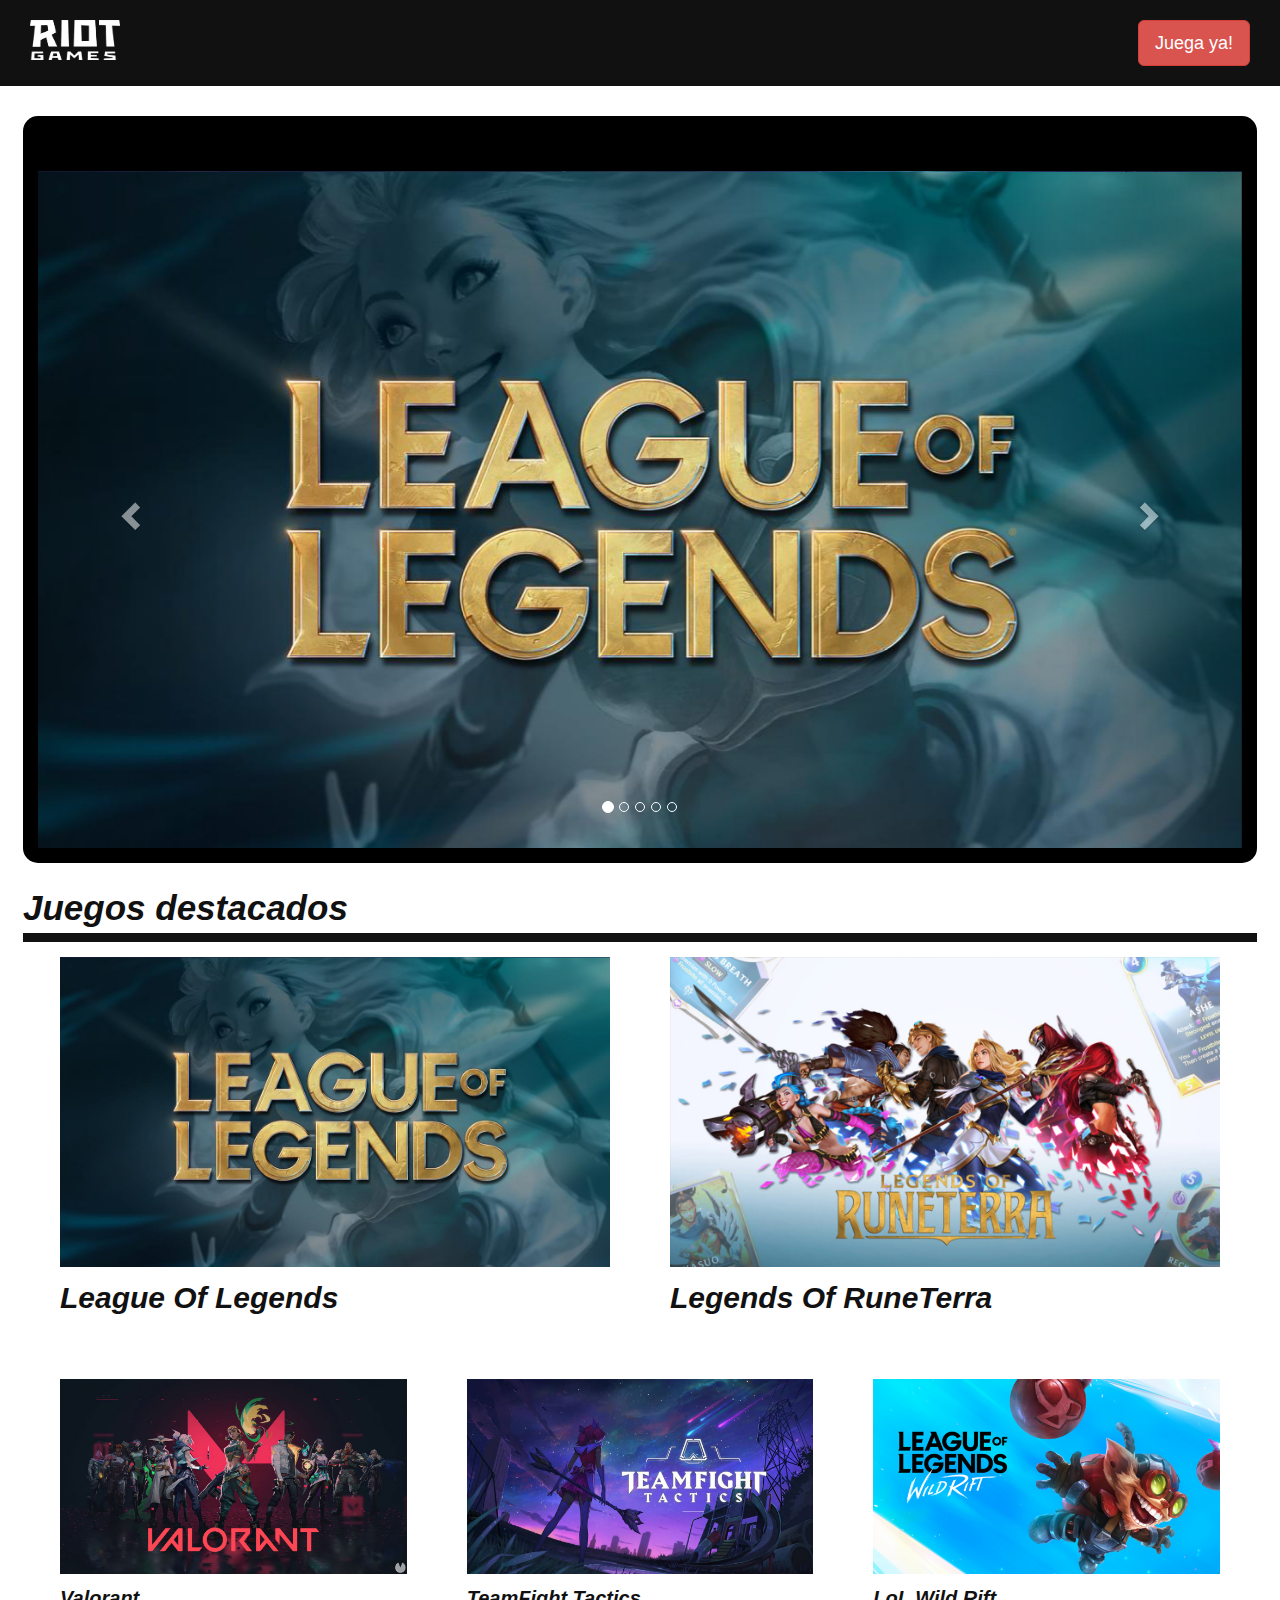
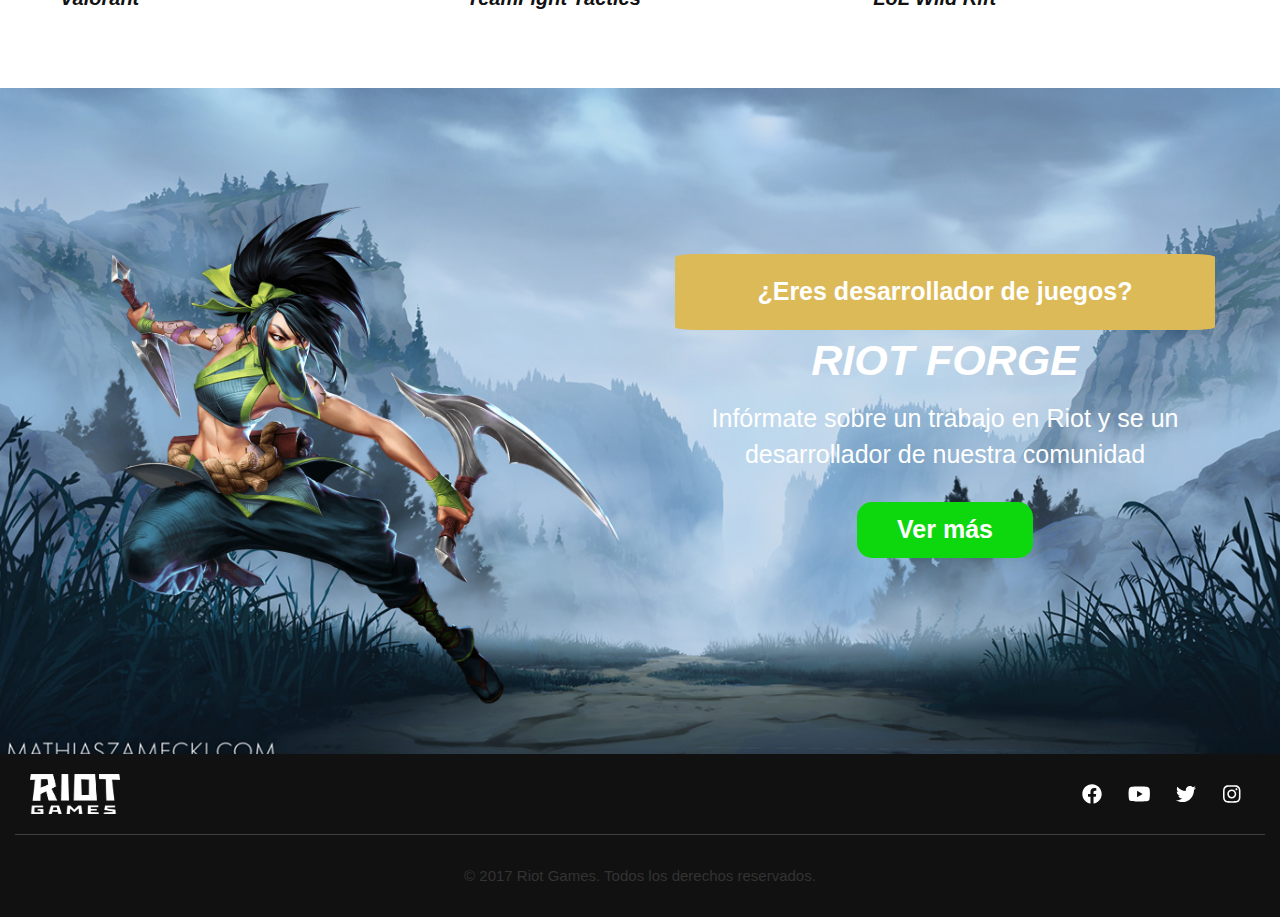
<file: index.html>
<!DOCTYPE html>
<html lang="es">
  <head>
    <meta charset="UTF-8" />
    <meta name="viewport" content="width=device-width, initial-scale=1.0" />
    <link rel="stylesheet" href="css/styles.css" />
    <link
      rel="stylesheet"
      href="assets/bootstrap-3.4.1-dist/css/bootstrap.min.css"
    />
    <link
      rel="stylesheet"
      href="assets/fontawesome-free-5.13.0-web/css/all.min.css"
    />
    <link rel="icon" href="assets/img/Favicon-Riot.png" />
    <title>HOME | RIOT GAMES</title>
  </head>

  <body>
    <!-- header -->
    <header>
      <div class="d-flex jc-center bg-header">
        <div class="container-1360 d-flex jc-between">
          <div class="col-md-4 pt-20 pb-20">
            <a href="index.html"
              ><img src="assets/img/riot-logo.png" class="tm-riot" alt="riot"
            /></a>
          </div>
          <div class="col-md-2 pt-20 pb-20 d-flex jc-end">
            <div class="btn-group" role="group">
              <button
                onclick="location.href='./login.html'"
                class="btn btn-danger btn-lg"
                id="btn-play"
                role="button"
              >
                Juega ya!
              </button>
            </div>
          </div>
        </div>
      </div>
    </header>

    <!-- hero -->
    <div class="d-flex jc-center back-hero">
      <div class="container-1360">
        <div class="px-20 py-20 bg-negro bradius-15 mt-30 mx-8">
          <div id="carousel" class="mt-40 carousel slide" data-ride="carousel">
            <ol class="carousel-indicators">
              <li
                data-target="#myCarousel"
                data-slide-to="0"
                class="active"
              ></li>
              <li data-target="#myCarousel" data-slide-to="1" class=""></li>
              <li data-target="#myCarousel" data-slide-to="2" class=""></li>
              <li data-target="#myCarousel" data-slide-to="3" class=""></li>
              <li data-target="#myCarousel" data-slide-to="4" class=""></li>
            </ol>
            <div class="carousel-inner">
              <div class="item active">
                <img
                  src="assets/img/league-newlogo-banner.jpeg"
                  class="w-100"
                  alt=""
                />
              </div>
              <div class="item">
                <img
                  src="assets/img/Legends-of-Runeterra-Beta-Abierta-2-e1579781989254.jpg"
                  class="w-100"
                  alt=""
                />
              </div>
              <div class="item">
                <img src="assets/img/valorant.jpg" class="w-100" alt="" />
              </div>
              <div class="item">
                <img src="assets/img/tft-tactics.jpg" class="w-100" alt="" />
              </div>
              <div class="item">
                <img src="assets/img/lol-wild-rift.jpg" class="w-100" alt="" />
              </div>
            </div>
            <a class="left carousel-control" href="#carousel" data-slide="prev">
              <span class="glyphicon glyphicon-chevron-left"></span>
              <span class="sr-only">Previous</span>
            </a>
            <a
              class="right carousel-control"
              href="#carousel"
              data-slide="next"
            >
              <span class="glyphicon glyphicon-chevron-right"></span>
              <span class="sr-only">Next</span>
            </a>
          </div>
        </div>

        <div class="fz-40 f-italic fw-bold bord-botton mt-20 negro mx-8">
          Juegos destacados
        </div>

        <div class="col-md-12 px-20 py-20">
          <div class="row-a w-100 jc-between d-flex">
            <div
              class="d-flex col-md-6 col-sm-12 f-colum align-centconten mb-20"
            >
              <a
                href="leagueoflegends.html"
                target="_blank"
                class="d-flex align-centconten jc-center"
              >
                <div class="col-md-12 col-sm-10 col-xs-10 overflow-hidden">
                  <img
                    src="assets/img/league-newlogo-banner.jpeg"
                    class="w-100 hover-cont"
                    alt=""
                  />
                </div>
              </a>

              <div class="fz-30 px-20 f-italic py-10 fw-bold negro">
                League Of Legends
              </div>
            </div>

            <div class="d-flex col-md-6 col-sm-12 f-colum align-centconten">
              <a
                href="runeterra.html"
                target="_blank"
                class="d-flex align-centconten jc-center"
              >
                <div class="col-md-12 col-sm-10 col-xs-10 overflow-hidden">
                  <img
                    src="assets/img/Legends-of-Runeterra-Beta-Abierta-2-e1579781989254.jpg"
                    class="w-100 hover-cont"
                    alt=""
                  />
                </div>
              </a>
              <div class="fz-30 f-italic px-20 py-10 fw-bold negro">
                Legends Of RuneTerra
              </div>
            </div>
          </div>
        </div>

        <div class="col-md-12 px-20 py-20 mb-30">
          <div class="row-a w-100 jc-between d-flex">
            <div class="d-flex col-md-4 f-colum align-centconten mb-20">
              <a
                href="valorant.html"
                target="_blank"
                class="d-flex align-centconten jc-center"
              >
                <div class="col-md-12 col-sm-10 col-xs-10 overflow-hidden">
                  <img
                    src="assets/img/valorant.jpg"
                    class="w-100 hover-cont"
                    alt=""
                  />
                </div>
              </a>
              <div class="fz-20 f-italic px-20 py-10 fw-bold negro">
                Valorant
              </div>
            </div>

            <div class="d-flex col-md-4 f-colum align-centconten mb-20">
              <a
                href="teamfight.html"
                target="_blank"
                class="d-flex align-centconten jc-center"
              >
                <div class="col-md-12 col-sm-10 col-xs-10 overflow-hidden">
                  <img
                    src="assets/img/tft-tactics.jpg"
                    class="w-100 hover-cont"
                    alt=""
                  />
                </div>
              </a>
              <div class="fz-20 f-italic px-20 py-10 fw-bold negro">
                TeamFight Tactics
              </div>
            </div>

            <div class="d-flex col-md-4 f-colum align-centconten mb-20">
              <a
                href="wildrift.html"
                target="_blank"
                class="d-flex align-centconten jc-center"
              >
                <div class="col-md-12 col-sm-10 col-xs-10 overflow-hidden">
                  <img
                    src="assets/img/lol-wild-rift.jpg"
                    class="w-100 hover-cont"
                    alt=""
                  />
                </div>
              </a>
              <div class="fz-20 f-italic px-20 py-10 fw-bold negro">
                LoL Wild Rift
              </div>
            </div>
          </div>
        </div>
      </div>
    </div>

    <div
      id="akali"
      class="d-flex jc-center"
      style="
        background-image: url(./assets/img/back_2.jpg);
        background-size: cover;
        background-position-y: 74%;
      "
    >
      <div class="container-1360">
        <div class="col-md-12">
          <div class="row-a jc-center align-center d-flex mt-30">
            <div class="col-md-6 col-sm-4">
              <img
                src="assets/img/assassin-d64d3ffdda15e1eed637aefe6a2c7fee.png"
                class="w-100"
                alt=""
              />
            </div>
            <div class="col-md-6 col-sm-6">
              <div class="fz-30 fw-bold text-center white bg-desarr">
                ¿Eres desarrollador de juegos?
              </div>
              <div class="fz-70 fw-bold text-center white f-italic">
                RIOT FORGE
              </div>
              <div class="fz-30 text-center white mt-10">
                Infórmate sobre un trabajo en Riot y se un desarrollador de
                nuestra comunidad
              </div>
              <div class="fz-25 mmt-30 jc-center d-flex">
                <a href="https://riotforgegames.com/es_ES/" target="_blank"
                  ><button class="btn-desarr fz-30 mb-30">Ver más</button></a
                >
              </div>
            </div>
          </div>
        </div>
      </div>
    </div>

    <footer class="box-shadow">
      <div class="d-flex jc-center bg-header">
        <div class="container-1360">
          <div class="d-flex jc-between align-center borde-footer mb-30">
            <div class="col-md-4 pt-20 pb-20">
              <img src="assets/img/riot-logo.png" class="tm-riot" alt="riot" />
            </div>

            <div class="col-md-2 d-flex container-479 jc-between">
              <div class="px-10">
                <a
                  class="d-flex jc-center"
                  href="https://www.facebook.com/RiotGames/"
                  target="_blank"
                >
                  <i class="fab fa-facebook fz-20 colr_white"></i>
                </a>
              </div>
              <div class="px-10">
                <a
                  class="d-flex jc-center"
                  href="https://www.youtube.com/channel/UCJEGvSZnQ1pkVfHO8s5G8hA"
                  target="_blank"
                >
                  <i class="fab fa-youtube fz-20 colr_white"></i>
                </a>
              </div>
              <div class="px-10">
                <a
                  class="d-flex jc-center"
                  href="https://twitter.com/riotgames"
                  target="_blank"
                >
                  <i class="fab fa-twitter fz-20 colr_white"></i>
                </a>
              </div>
              <div class="px-10">
                <a
                  class="d-flex jc-center"
                  href="https://www.instagram.com/riotgames/"
                  target="_blank"
                >
                  <i class="fab fa-instagram fz-20 colr_white"></i>
                </a>
              </div>
            </div>
          </div>

          <div class="d-flex jc-center">
            <div class="fz-15 mb-30 text-center">
              © 2017 Riot Games. Todos los derechos reservados.
            </div>
          </div>
        </div>
      </div>
      <script src="assets/js/jquery-3.5.1.min.js"></script>
      <script src="assets/bootstrap-3.4.1-dist/js/bootstrap.min.js"></script>
      <script src="assets/fontawesome-free-5.13.0-web/js/all.min.js"></script>
    </footer>
  </body>
</html>
</file>
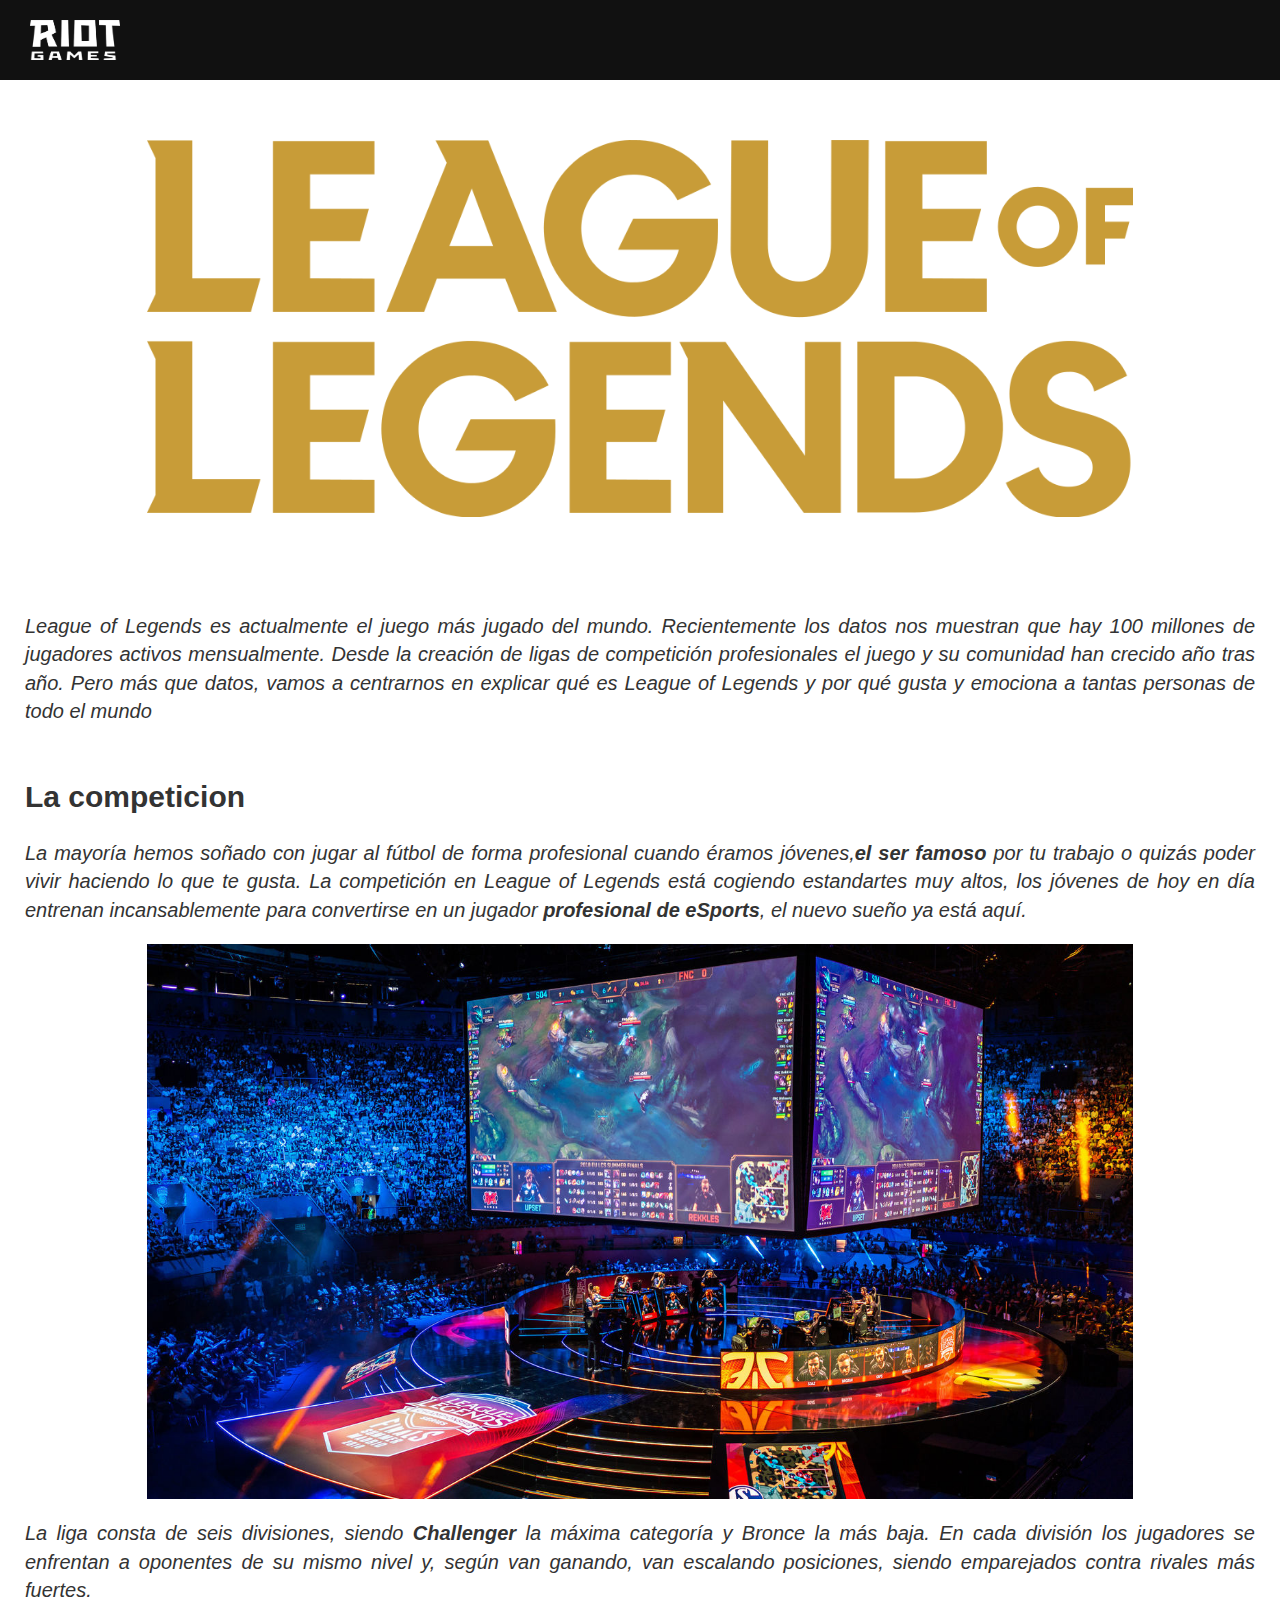
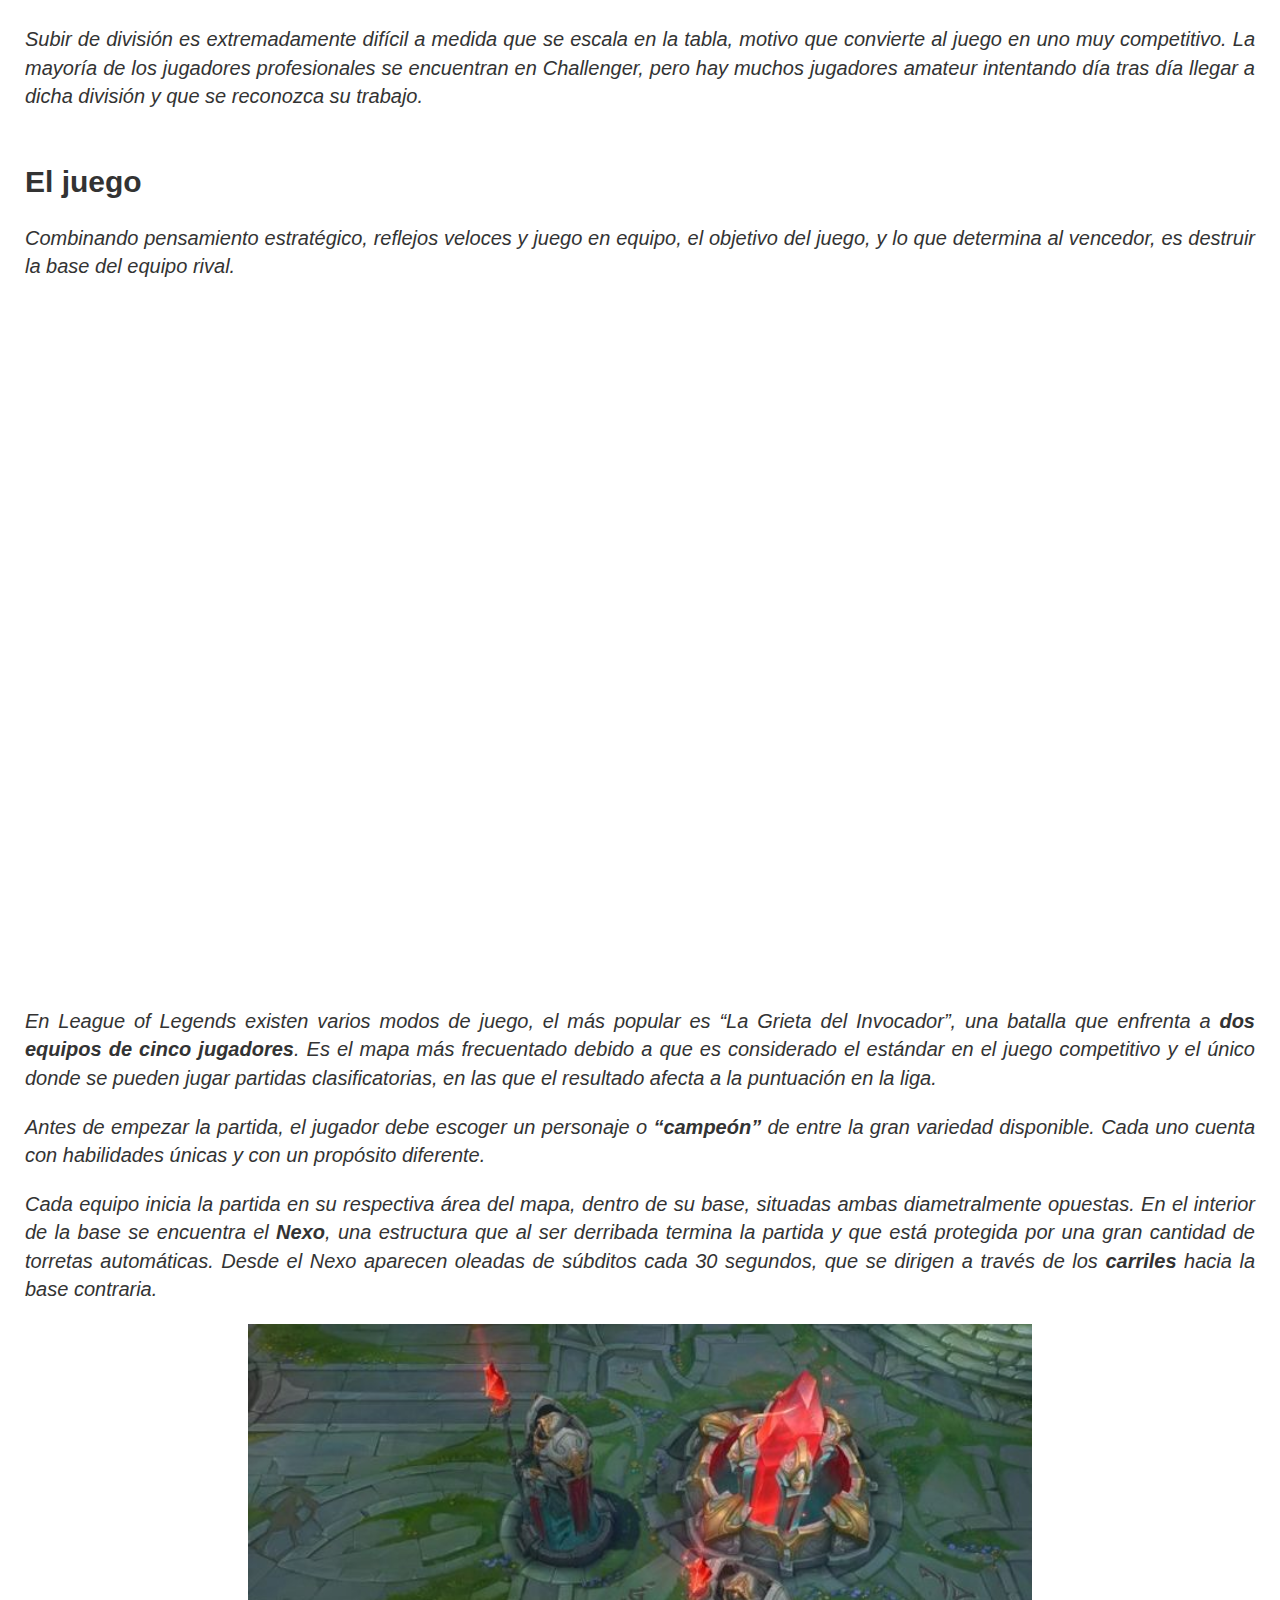
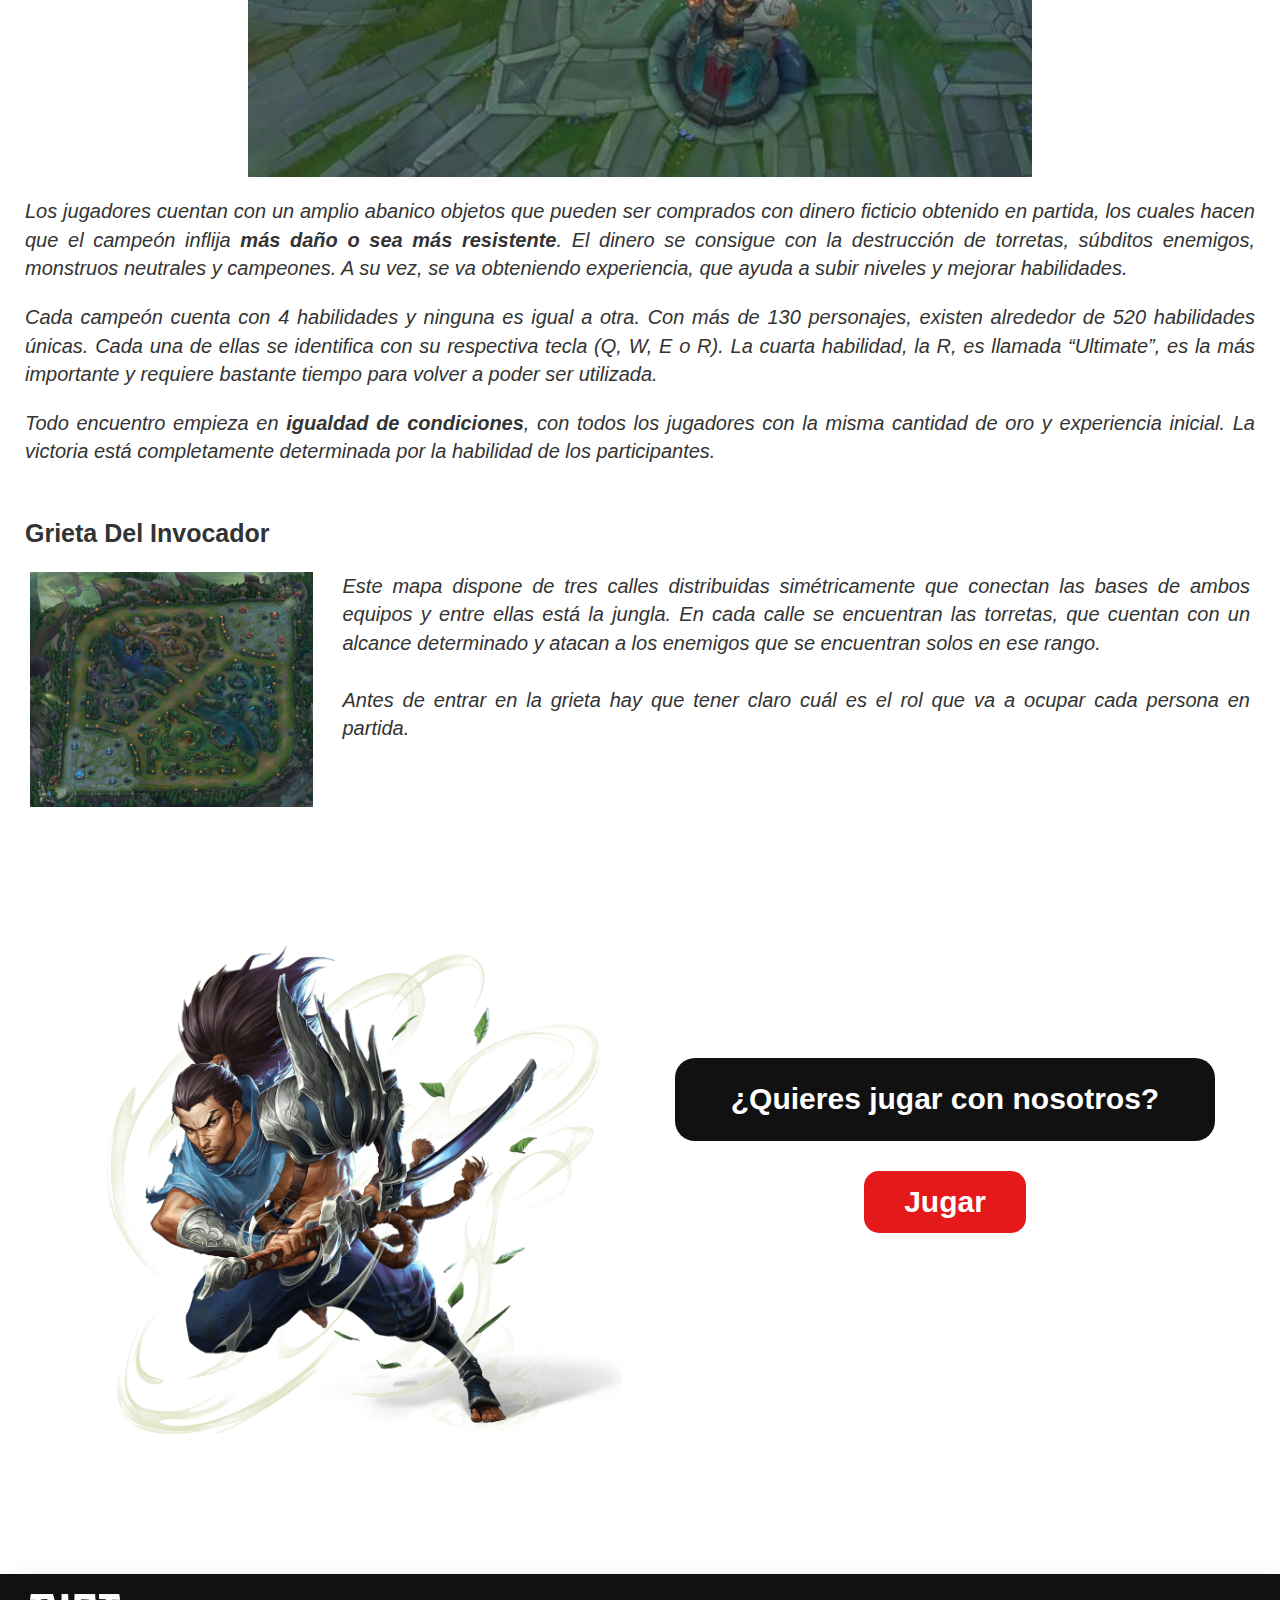
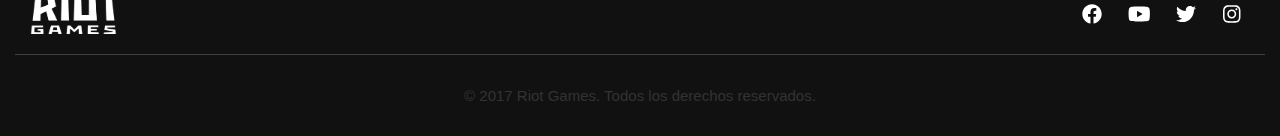
<file: leagueoflegends.html>
<!DOCTYPE html>
<html lang="en">

<head>
  <meta charset="UTF-8">
  <meta name="viewport" content="width=device-width, initial-scale=1.0">
  <link rel="stylesheet" href="css/styles.css">
  <link rel="stylesheet" href="assets/bootstrap-3.4.1-dist/css/bootstrap.min.css">
  <link rel="stylesheet" href="assets/fontawesome-free-5.13.0-web/css/all.min.css">
  <link rel="icon" href="assets/img/Favicon-Riot.png">
  <title>LEAGUE OF LEGENDS</title>
</head>

<body>
  <header>
    <div class="d-flex jc-center bg-header">
      <div class="container-1360">
        <div class="col-md-4 pt-20 pb-20">
          <a href="index.html"><img src="assets/img/riot-logo.png" class="tm-riot" alt="riot"></a>
        </div>
      </div>
    </div>
  </header>

  <div id="text-content-uno" class="mt-40 mb-120 t-justify">
    <div class="d-flex jc-center back-hero">
      <div class="w-100 d-flex jc-center">
        <div class="container-1360 jc-center d-flex fl-colum">


          <div class="pt-20 col-md-12 d-flex jc-center align-center">
            <div class="col-md-10 jc-center d-flex">
              <img class="w-100" src="assets/img/legendes.png" alt="Riot">
            </div>
          </div>

          <div class="mt-95 px-10 fz-20 f-italic">
            League of Legends es actualmente el juego más jugado del mundo. Recientemente los datos nos muestran que hay
            100
            millones de jugadores activos mensualmente. Desde la creación de ligas de competición profesionales el juego
            y su
            comunidad han crecido año tras año. Pero más que datos, vamos a centrarnos en explicar qué es League of
            Legends y por
            qué gusta y emociona a tantas personas de todo el mundo
          </div>

          <div class="mt-50 px-10 fz-30 fw-bold text-left">
            La competicion
          </div>

          <div class="mt-20 px-10 fz-20 f-italic">
            La mayoría hemos soñado con jugar al fútbol de forma profesional cuando éramos jóvenes,<strong>el ser
              famoso</strong> por tu trabajo o
            quizás poder vivir haciendo lo que te gusta. La competición en League of Legends está cogiendo estandartes
            muy altos,
            los jóvenes de hoy en día entrenan incansablemente para convertirse en un jugador <strong>profesional de
              eSports</strong>, el
            nuevo sueño
            ya está aquí.
          </div>

          <div class="pt-20 col-md-12 d-flex jc-center align-center">
            <div class="col-md-10 jc-center d-flex">
              <img class="w-100" src="assets/img/campeonatoLol.jpg" alt="Riot">
            </div>
          </div>

          <div class="mt-20 px-10 fz-20 f-italic">
            La liga consta de seis divisiones, siendo <strong>Challenger</strong> la máxima categoría y Bronce la más
            baja. En cada
            división los
            jugadores se enfrentan a oponentes de su mismo nivel y, según van ganando, van escalando posiciones, siendo
            emparejados
            contra rivales más fuertes.
          </div>

          <div class="mt-20 px-10 fz-20 f-italic">
            Subir de división es extremadamente difícil a medida que se escala en la tabla, motivo que convierte al
            juego en uno muy
            competitivo. La mayoría de los jugadores profesionales se encuentran en Challenger, pero hay muchos
            jugadores amateur
            intentando día tras día llegar a dicha división y que se reconozca su trabajo.
          </div>

          <div class="mt-50 fz-30 px-10 fw-bold text-left">El juego</div>

          <div class="mt-20 fz-20 px-10 f-italic">
            Combinando pensamiento estratégico, reflejos veloces y juego en equipo, el objetivo del juego, y lo que
            determina al
            vencedor, es destruir la base del equipo rival.
          </div>

          <div class="col-md-12 d-flex jc-center">
            <div class=" col-md-10 col-xs-10 col-sm-10 mt-20 embed-responsive embed-responsive-16by9">
              <iframe class="embed-responsive-item"
                src="https://www.youtube.com/embed/KpxjwIaW0EM?autoplay=0&fs=0&iv_load_policy=3&showinfo=0&rel=0&cc_load_policy=0&start=0&end=0&origin=https://youtubeembedcode.com"
                allowfullscreen></iframe>
            </div>
          </div>


          <div class="mt-20 fz-20 px-10 f-italic">
            En League of Legends existen varios modos de juego, el más popular es “La Grieta del Invocador”, una batalla
            que
            enfrenta a <strong>dos equipos de cinco jugadores</strong>. Es el mapa más frecuentado debido a que es
            considerado el estándar en el
            juego competitivo y el único donde se pueden jugar partidas clasificatorias, en las que el resultado afecta
            a la
            puntuación en la liga.
          </div>

          <div class="mt-20 fz-20 px-10 f-italic">
            Antes de empezar la partida, el jugador debe escoger un personaje o <strong>“campeón”</strong> de entre la
            gran variedad disponible. Cada
            uno cuenta con habilidades únicas y con un propósito diferente.
          </div>

          <div class="mt-20 fz-20 px-10 f-italic">
            Cada equipo inicia la partida en su respectiva área del mapa, dentro de su base, situadas ambas
            diametralmente opuestas.
            En el interior de la base se encuentra el <strong>Nexo</strong>, una estructura que al ser derribada termina
            la partida y que está
            protegida por una gran cantidad de torretas automáticas. Desde el Nexo aparecen oleadas de súbditos cada 30
            segundos,
            que se dirigen a través de los <strong>carriles</strong> hacia la base contraria.
          </div>

          <div class="pt-20 col-md-12 d-flex jc-center align-center">
            <div class="col-md-8 jc-center d-flex">
              <img class="w-100" src="assets/img/nexo-rojo.jpg" alt="nexo-rojo">
            </div>
          </div>

          <div class="mt-20 fz-20 px-10 f-italic">
            Los jugadores cuentan con un amplio abanico objetos que pueden ser comprados con dinero ficticio obtenido en
            partida,
            los cuales hacen que el campeón inflija <strong>más daño o sea más resistente</strong>. El dinero se
            consigue con la destrucción de
            torretas, súbditos enemigos, monstruos neutrales y campeones. A su vez, se va obteniendo experiencia, que
            ayuda a subir
            niveles y mejorar habilidades.
          </div>

          <div class="mt-20 fz-20 px-10 f-italic">
            Cada campeón cuenta con 4 habilidades y ninguna es igual a otra. Con más de 130 personajes, existen
            alrededor de 520
            habilidades únicas. Cada una de ellas se identifica con su respectiva tecla (Q, W, E o R). La cuarta
            habilidad, la R, es
            llamada “Ultimate”, es la más importante y requiere bastante tiempo para volver a poder ser utilizada.
          </div>

          <div class="mt-20 fz-20 px-10 f-italic">
            Todo encuentro empieza en <strong>igualdad de condiciones</strong>, con todos los jugadores con la misma
            cantidad de oro y experiencia
            inicial. La victoria está completamente determinada por la habilidad de los participantes.
          </div>

          <div class="mt-50 fz-25 px-10 fw-bold text-left">
            Grieta Del Invocador
          </div>
          <div class="row-a">
            <div class="col-md-3 mt-20 mb-20">
              <img class="w-100" src="assets/img/grietaInvocador.jpg" alt="grietaInvocador">
            </div>
            <div class="mt-20 fz-20 px-10 f-italic col-md-9">
              Este mapa dispone de tres calles distribuidas simétricamente que conectan las bases de ambos equipos y
              entre ellas está
              la jungla. En cada calle se encuentran las torretas, que cuentan con un alcance determinado y atacan a los
              enemigos que
              se encuentran solos en ese rango.
              <br><br>
              Antes de entrar en la grieta hay que tener claro cuál es el rol que va a ocupar cada persona en partida.
            </div>
          </div>
        </div>
      </div>
    </div>
  </div>

  <div id="leagueoflegends" class="d-flex mb-80 jc-center">
    <div class="container-1360">
      <div class="col-md-12">
        <div class="row-a jc-center align-center d-flex mt-30">
          <div class="col-md-6 col-sm-4">
            <img src="assets/img/fighter-7a08920b696ecdb673edeeae1d3c616e.png" class="w-100" alt="">
          </div>
          <div class="col-md-6 col-sm-6">
            <div class="fz-30 fw-bold text-center white bg-league">¿Quieres jugar con nosotros?</div>
            <div class="fz-25 mmt-30 jc-center d-flex">
              <a href="https://signup.lan.leagueoflegends.com/es/signup/index#/" target="_blank"><button
                  class="btn-league fz-30 mb-30">Jugar</button></a>
            </div>
          </div>
        </div>
      </div>
    </div>
  </div>
  <!-- Footer -->
  <footer class="box-shadow">
    <div class="d-flex jc-center bg-header">
      <div class="container-1360">

        <div class="d-flex jc-between align-center borde-footer mb-30">


          <div class="col-md-4 pt-20 pb-20">
            <img src="assets/img/riot-logo.png" class="tm-riot" alt="riot">
          </div>
          <div class="col-md-2 d-flex container-479 jc-between">
            <div class="px-10">
              <a class="d-flex jc-center " href="https://www.facebook.com/RiotGames/" target="_blank">
                <i class="fab fa-facebook fz-20 colr_white"></i>
              </a>
            </div>
            <div class="px-10">
              <a class="d-flex jc-center" href="https://www.youtube.com/channel/UCJEGvSZnQ1pkVfHO8s5G8hA"
                target="_blank">
                <i class="fab fa-youtube fz-20 colr_white"></i>
              </a>
            </div>
            <div class="px-10">
              <a class="d-flex jc-center" href="https://twitter.com/riotgames" target="_blank">
                <i class="fab fa-twitter fz-20 colr_white"></i>
              </a>
            </div>
            <div class="px-10">
              <a class="d-flex jc-center" href="https://www.instagram.com/riotgames/" target="_blank">
                <i class="fab fa-instagram fz-20 colr_white"></i>
              </a>
            </div>
          </div>
        </div>
        <div class="d-flex jc-center">
          <div class="fz-15 mb-30 text-center">
            © 2017 Riot Games. Todos los derechos reservados.
          </div>
        </div>
      </div>
    </div>
    <script src="assets/js/jquery-3.5.1.min.js"></script>
    <script src="assets/bootstrap-3.4.1-dist/js/bootstrap.min.js"></script>
    <script src="assets/fontawesome-free-5.13.0-web/js/all.min.js"></script>
  </footer>

</body>

</html>
</file>
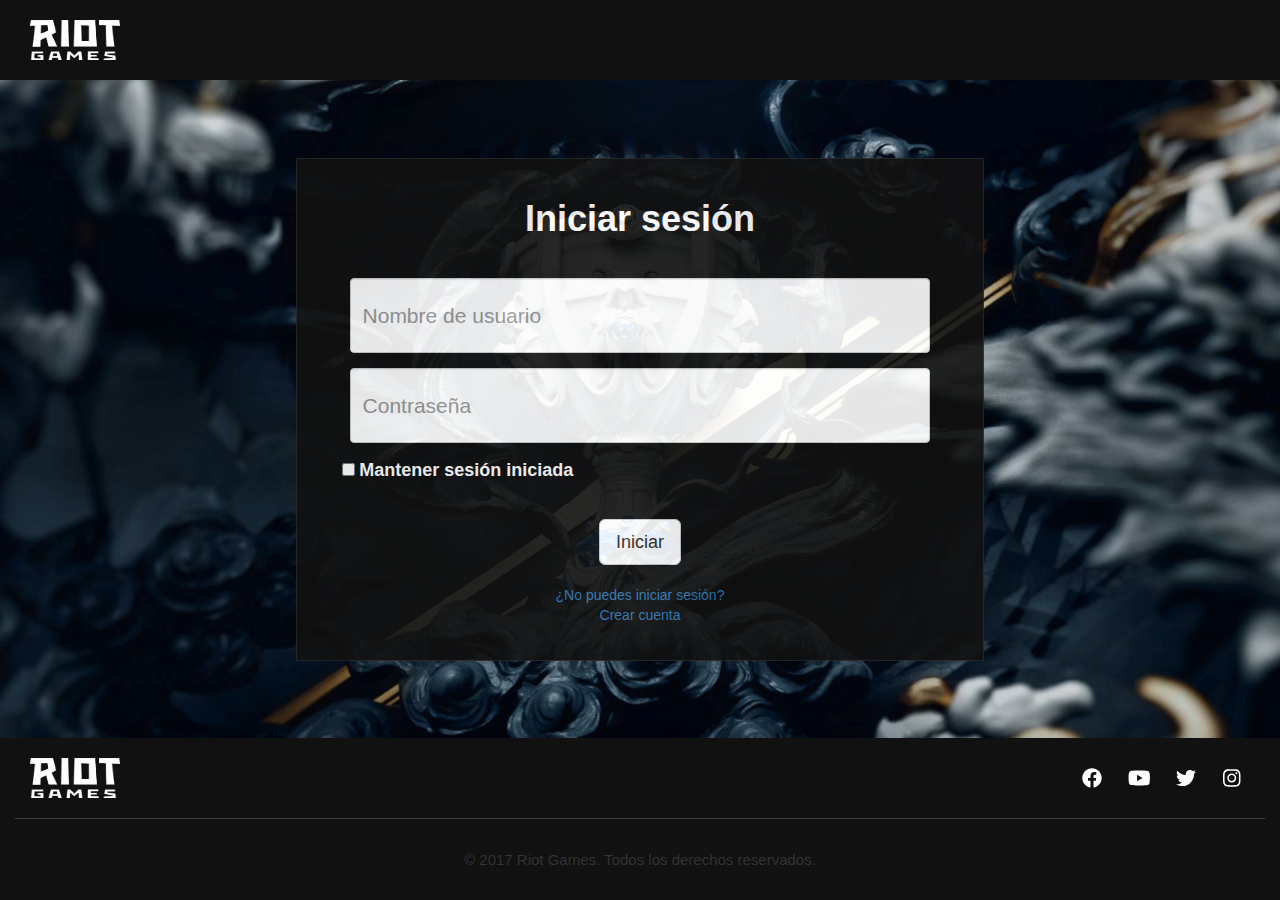
<file: login.html>
<!DOCTYPE html>
<html lang="es">

<head>
  <meta charset="UTF-8" />
  <meta name="viewport" content="width=device-width, initial-scale=1.0" />
  <link rel="stylesheet" href="css/styles.css" />
  <link rel="stylesheet" href="assets/bootstrap-3.4.1-dist/css/bootstrap.min.css" />
  <link rel="stylesheet" href="assets/fontawesome-free-5.13.0-web/css/all.min.css" />
  <link rel="icon" href="assets/img/Favicon-Riot.png" />
  <title>LOGIN | RIOT GAMES</title>
</head>

<body style="
  overflow: auto;
  background-image: url(./assets/img/backlogin.jpg);
  background-size: cover;
  background-position-y: 50%;
  background-position-x: center;
">
  <!-- header -->
  <header style="position: fixed; top: 0; width: 100%; z-index: 5;">
    <div class="d-flex jc-center bg-header mb-30">
      <div class="container-1360">
        <div class="col-md-4 pt-20 pb-20">
          <a href="index.html"><img src="assets/img/riot-logo.png" class="tm-riot" alt="riot" /></a>
        </div>
      </div>
    </div>
  </header>

  <div class="d-flex jc-center align-center" id="full-screen" style="overflow: auto; width: 100%; height: 91vh; ">
    <div class="container-fluid">
      <div class="row">
        <div class="col-xs-12 col-sm-12 col-md-12 col-lg-12 d-flex jc-center align-center f-colum">
          <div class="col-xs-11 col-sm-9 col-md-7 col-lg-4" id="login">
            <div class="pb-30">
              <p class="h1 text-center" id="login-title">
                Iniciar sesión
              </p>
            </div>
            <div class="form-group ford-flex jc-center align-center w-100">
              <form role="form">
                <div class="form-group pb-10 d-flex jc-center align-center">
                  <input type="text" class="input-login form-control" placeholder="Nombre de usuario" required />
                </div>
                <div class="form-group pb-10 d-flex jc-center align-center">
                  <input type="password" class="input-login form-control" placeholder="Contraseña" required />
                </div>
                <div class="form-group form-check">
                  <input class="form-check-input" type="checkbox" style="margin-left: 25px" value="" />
                  <label class="form-check-label" id="login-check">
                    Mantener sesión iniciada
                  </label>
                </div>
                <div class="text-center mt-30">
                  <button type="submit" class="btn btn-default btn-lg""
                        id=" submit-btn">Iniciar
                  </button>
                </div>
                <div class="mt-20">
                  <div class="px-10">
                    <a href="./tablaregistro.html" class="d-flex jc-center" target="_blank">¿No puedes iniciar
                      sesión?</a>
                  </div>
                  <div class="px-10">
                    <a href="./registro.html" class="d-flex jc-center" target="_blank">Crear cuenta</a>
                  </div>
                </div>
              </form>
            </div>
          </div>
        </div>
      </div>
    </div>
  </div>
  </div>

  <footer class="box-shadow" style="position:fixed; bottom:0; width:100%; z-index: 5;">
    <div class="d-flex jc-center bg-header">
      <div class="container-1360">
        <div class="d-flex jc-between align-center borde-footer mb-30">
          <div class="col-md-4 pt-20 pb-20">
            <img src="assets/img/riot-logo.png" class="tm-riot" alt="riot" />
          </div>

          <div class="col-md-2 d-flex container-479 jc-between">
            <div class="px-10">
              <a class="d-flex jc-center" href="https://www.facebook.com/RiotGames/" target="_blank">
                <i class="fab fa-facebook fz-20 colr_white"></i>
              </a>
            </div>
            <div class="px-10">
              <a class="d-flex jc-center" href="https://www.youtube.com/channel/UCJEGvSZnQ1pkVfHO8s5G8hA"
                target="_blank">
                <i class="fab fa-youtube fz-20 colr_white"></i>
              </a>
            </div>
            <div class="px-10">
              <a class="d-flex jc-center" href="https://twitter.com/riotgames" target="_blank">
                <i class="fab fa-twitter fz-20 colr_white"></i>
              </a>
            </div>
            <div class="px-10">
              <a class="d-flex jc-center" href="https://www.instagram.com/riotgames/" target="_blank">
                <i class="fab fa-instagram fz-20 colr_white"></i>
              </a>
            </div>
          </div>
        </div>

        <div class="d-flex jc-center">
          <div class="fz-15 mb-30 text-center">
            © 2017 Riot Games. Todos los derechos reservados.
          </div>
        </div>
      </div>
    </div>
    <script src="assets/js/jquery-3.5.1.min.js"></script>
    <script src="assets/bootstrap-3.4.1-dist/js/bootstrap.min.js"></script>
    <script src="assets/fontawesome-free-5.13.0-web/js/all.min.js"></script>
  </footer>
</body>

</html>
</file>
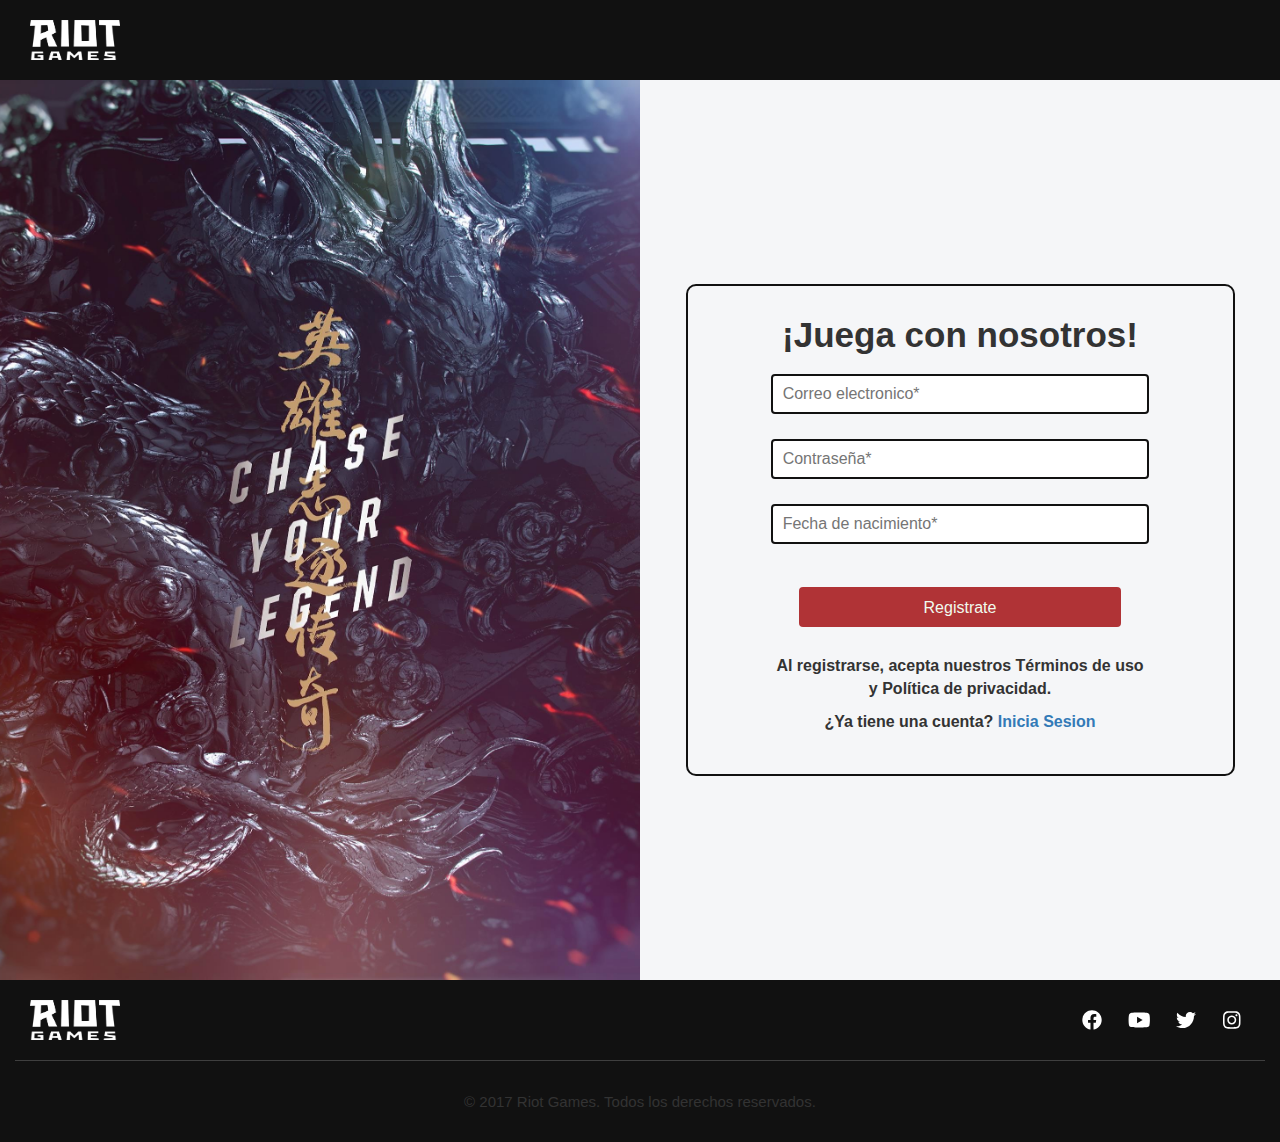
<file: registro.html>
<!DOCTYPE html>
<html lang="en">

<head>
  <meta charset="UTF-8">
  <meta name="viewport" content="width=device-width, initial-scale=1.0">
  <link rel="stylesheet" href="css/styles.css">
  <link rel="stylesheet" href="assets/bootstrap-3.4.1-dist/css/bootstrap.min.css">
  <link rel="stylesheet" href="assets/fontawesome-free-5.13.0-web/css/all.min.css">
  <link rel="icon" href="assets/img/Favicon-Riot.png">
  <title>REGISTRO | RIOT GAMES</title>
</head>

<body>
  <header>
    <div class="d-flex jc-center bg-header">
      <div class="container-1360">
        <div class="col-md-4 pt-20 pb-20">
          <a href="index.html"><img src="assets/img/riot-logo.png" class="tm-riot" alt="riot"></a>
        </div>
      </div>
    </div>
  </header>
  <div class="container-fluid">
    <div class="row">
      <div class="col-lg-6 col-md-6 col-sm-12 col-xs-12"
        style=" background-image: url(./assets/img/backRegistro.jpg); background-size: cover; background-position-y: 52%; background-position-x:center; height: 100vh;"> 
      </div>
      <div class="col-lg-6 col-md-6 col-sm-12 col-xs-12 d-flex jc-center align-center"
        style="background-color:#f5f6f8; height: 100vh;">
        <div class="registro-form jc-center d-flex fl-colum align-center" id="contenedorRegistro">
          <div class="w-100">
            <h1 class="pt-10 fw-bold textoJuega">¡Juega con nosotros!</h1>
          </div>
          <form class="col-lg-9 col-md-10 col-sm-10 col-xs-11">
            <div class="form-group pt-10">
              <input class="inputs" type="email" class="form-control" id="correoElectronico"
                placeholder="Correo electronico*" required>
            </div>
            <div class="form-group pt-10">
              <input class="inputs bg-InputRegistro" type="password" class="form-control" id="contraseña"
                placeholder="Contraseña*" required>
            </div>
            <div class="form-group pt-10">
              <input class="inputs" type="text" name="nacimientotitular" placeholder="Fecha de nacimiento*"
                onclick=" ocultarError();" onfocus="(this.type='date')" onblur="(this.type='text')" required />
            </div>
            <div class="pt-20 pb-20 fz-16 d-flex fl-colum align-center">
              <input class="registrate" type="submit" name="Registrate" value="Registrate"></input>
            </div>
            <div class="fw-bold fz-16 pb-30 align-center fl-colum d-flex text-center">
              <p>Al registrarse, acepta nuestros Términos de uso y Política de privacidad.</p>
              <p>
                ¿Ya tiene una cuenta?<a class="link" href="./login.html" target="_blank">
                  Inicia Sesion</a>
              </p>
            </div>
          </form>
        </div>
      </div>
    </div>
  </div>
  </div>



  <footer class="box-shadow">
    <div class="d-flex jc-center bg-header">
      <div class="container-1360">

        <div class="d-flex jc-between align-center borde-footer mb-30">


          <div class="col-md-4 pt-20 pb-20">
            <img src="assets/img/riot-logo.png" class="tm-riot" alt="riot">
          </div>
          <div class="col-md-2 d-flex container-479 jc-between">
            <div class="px-10">
              <a class="d-flex jc-center " href="https://www.facebook.com/RiotGames/" target="_blank">
                <i class="fab fa-facebook fz-20 colr_white"></i>
              </a>
            </div>
            <div class="px-10">
              <a class="d-flex jc-center" href="https://www.youtube.com/channel/UCJEGvSZnQ1pkVfHO8s5G8hA"
                target="_blank">
                <i class="fab fa-youtube fz-20 colr_white"></i>
              </a>
            </div>
            <div class="px-10">
              <a class="d-flex jc-center" href="https://twitter.com/riotgames" target="_blank">
                <i class="fab fa-twitter fz-20 colr_white"></i>
              </a>
            </div>
            <div class="px-10">
              <a class="d-flex jc-center" href="https://www.instagram.com/riotgames/" target="_blank">
                <i class="fab fa-instagram fz-20 colr_white"></i>
              </a>
            </div>
          </div>
        </div>
        <div class="d-flex jc-center">
          <div class="fz-15 mb-30 text-center">
            © 2017 Riot Games. Todos los derechos reservados.
          </div>
        </div>
      </div>
    </div>
    <script src="assets/js/jquery-3.5.1.min.js"></script>
    <script src="assets/bootstrap-3.4.1-dist/js/bootstrap.min.js"></script>
    <script src="assets/fontawesome-free-5.13.0-web/js/all.min.js"></script>
  </footer>
</body>

</html>
</file>
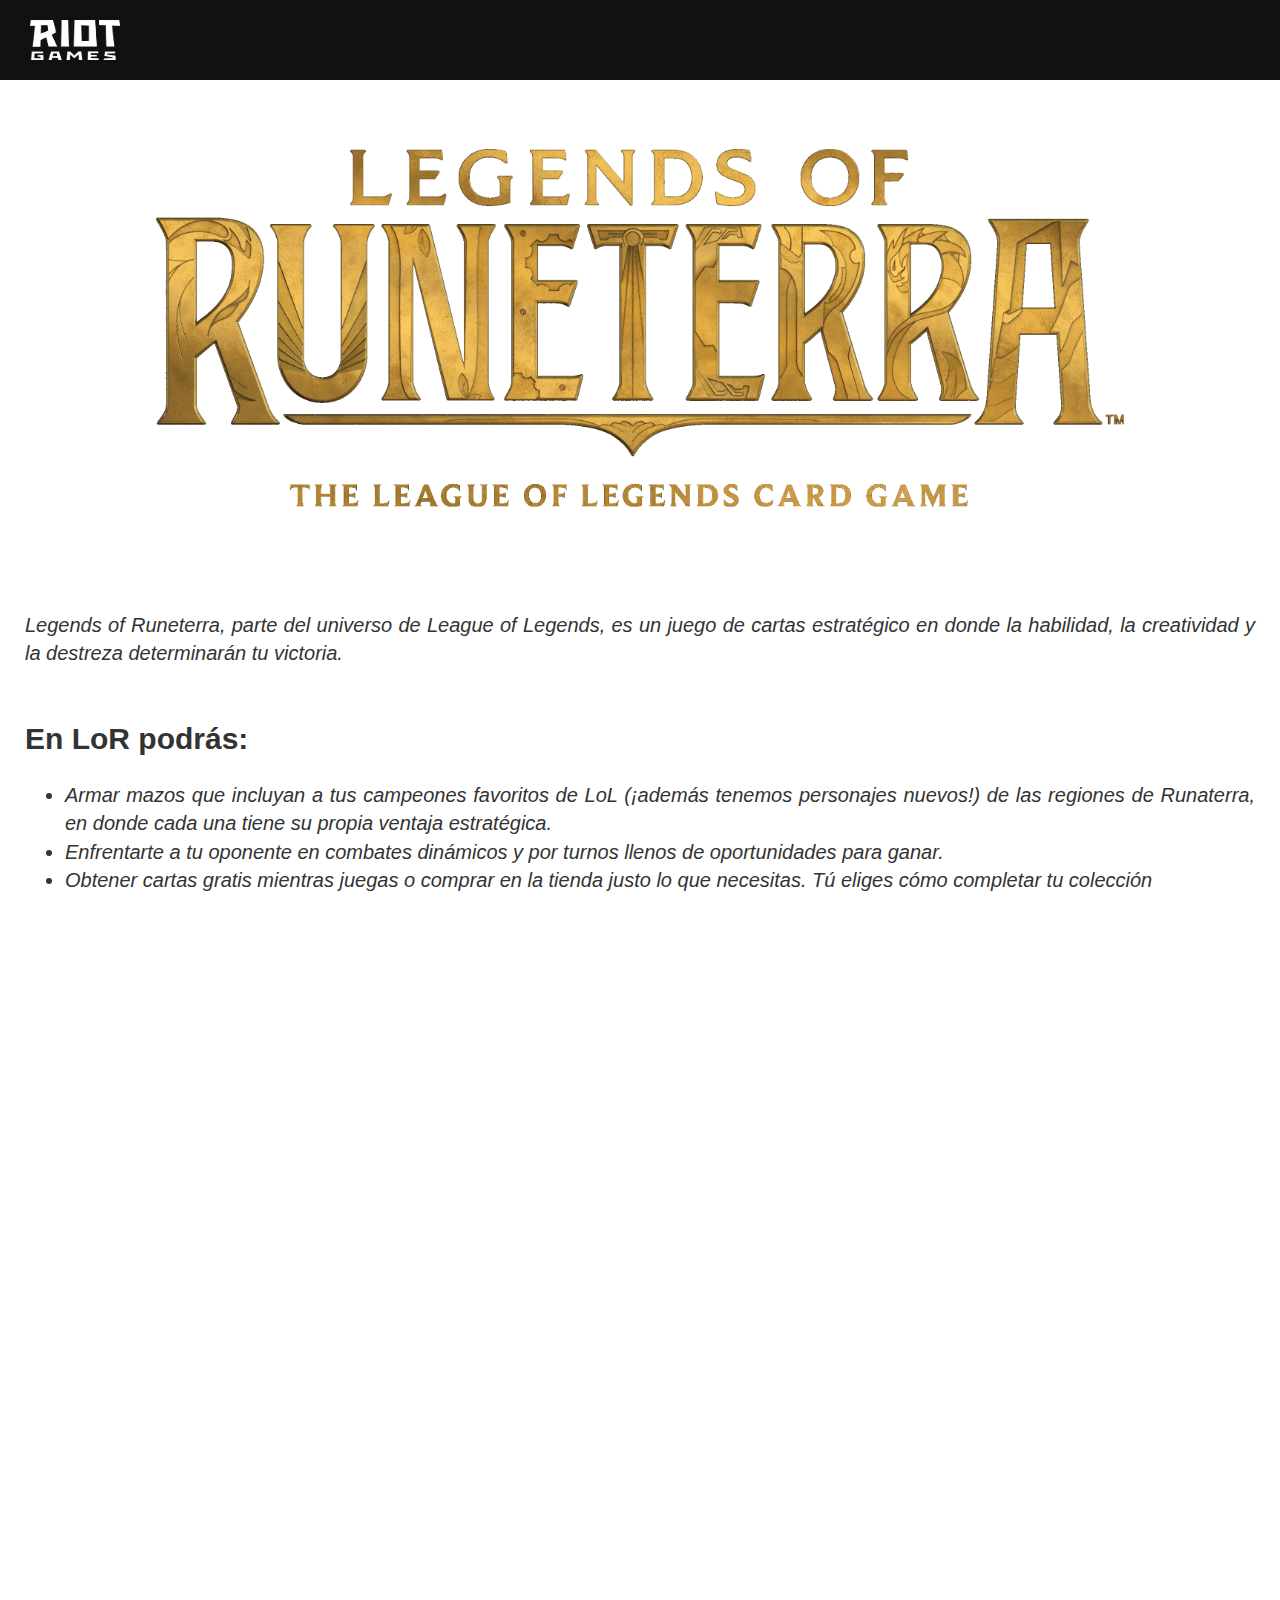
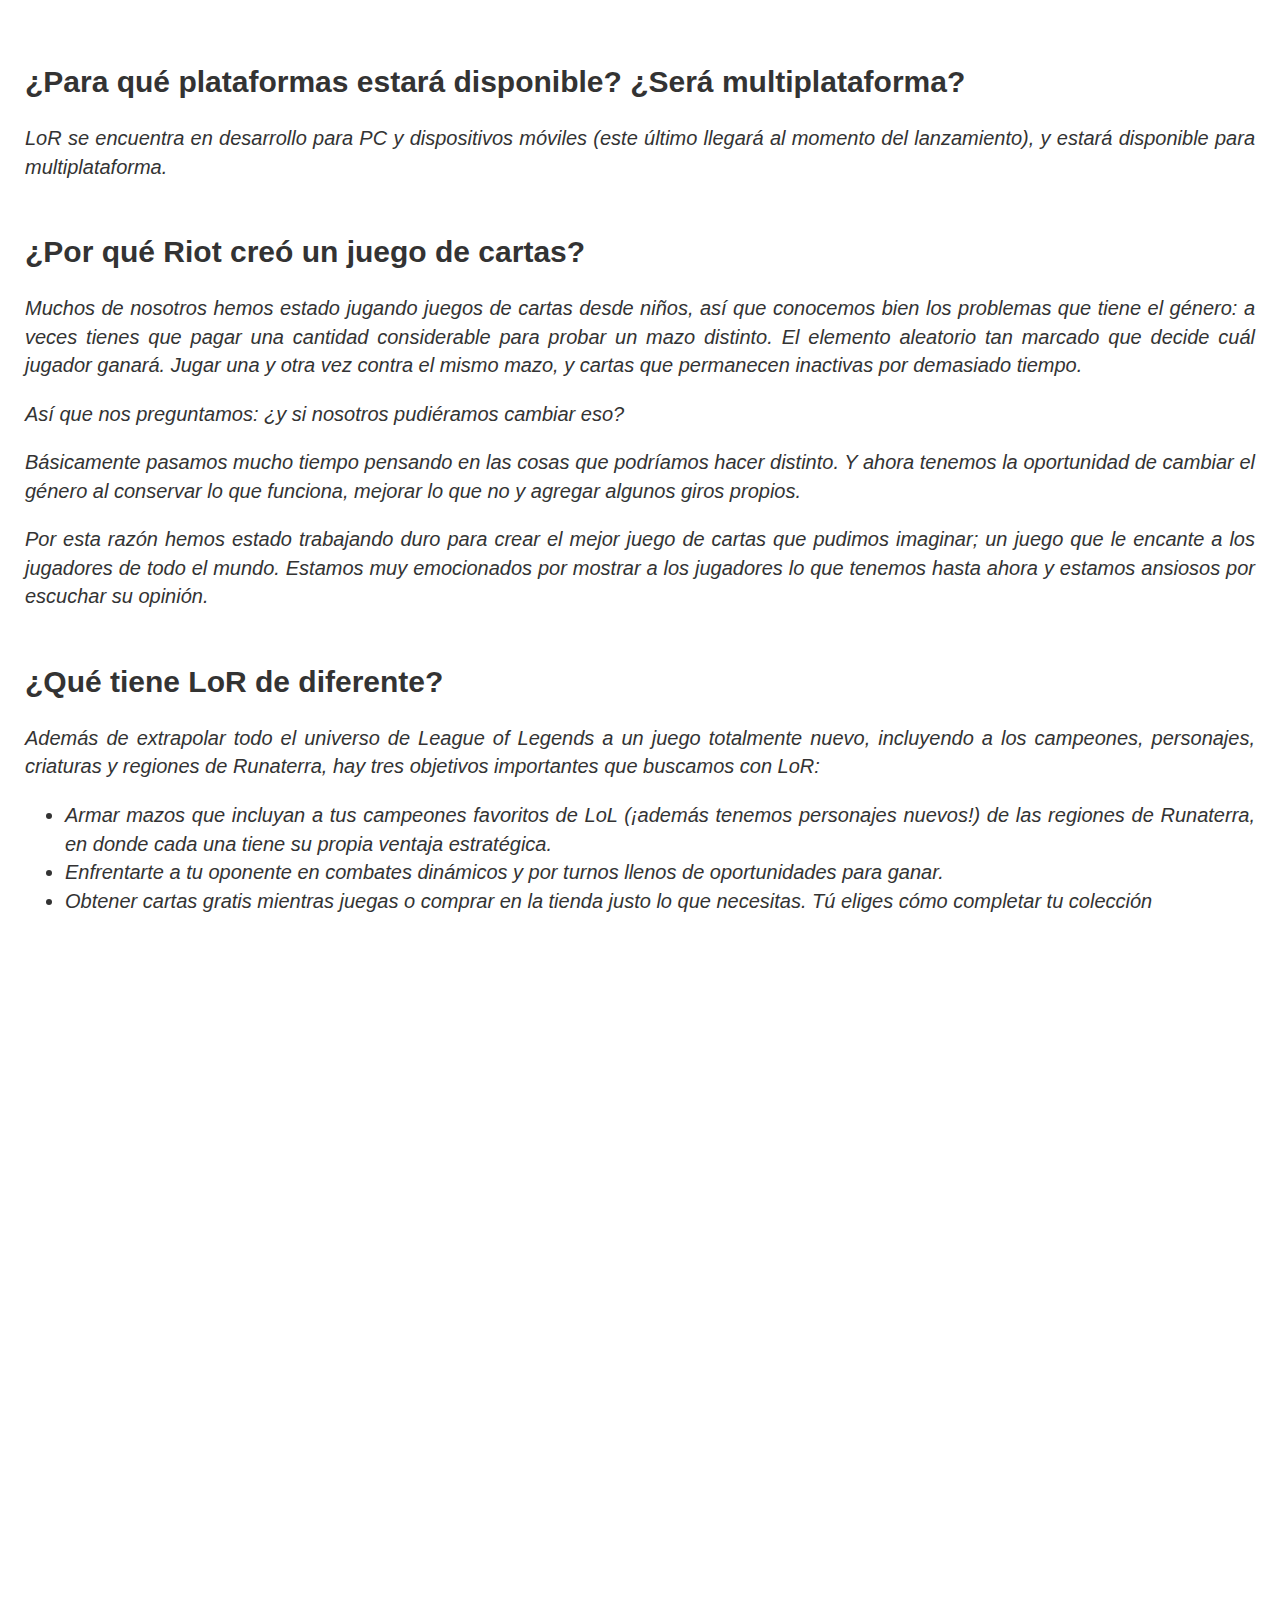
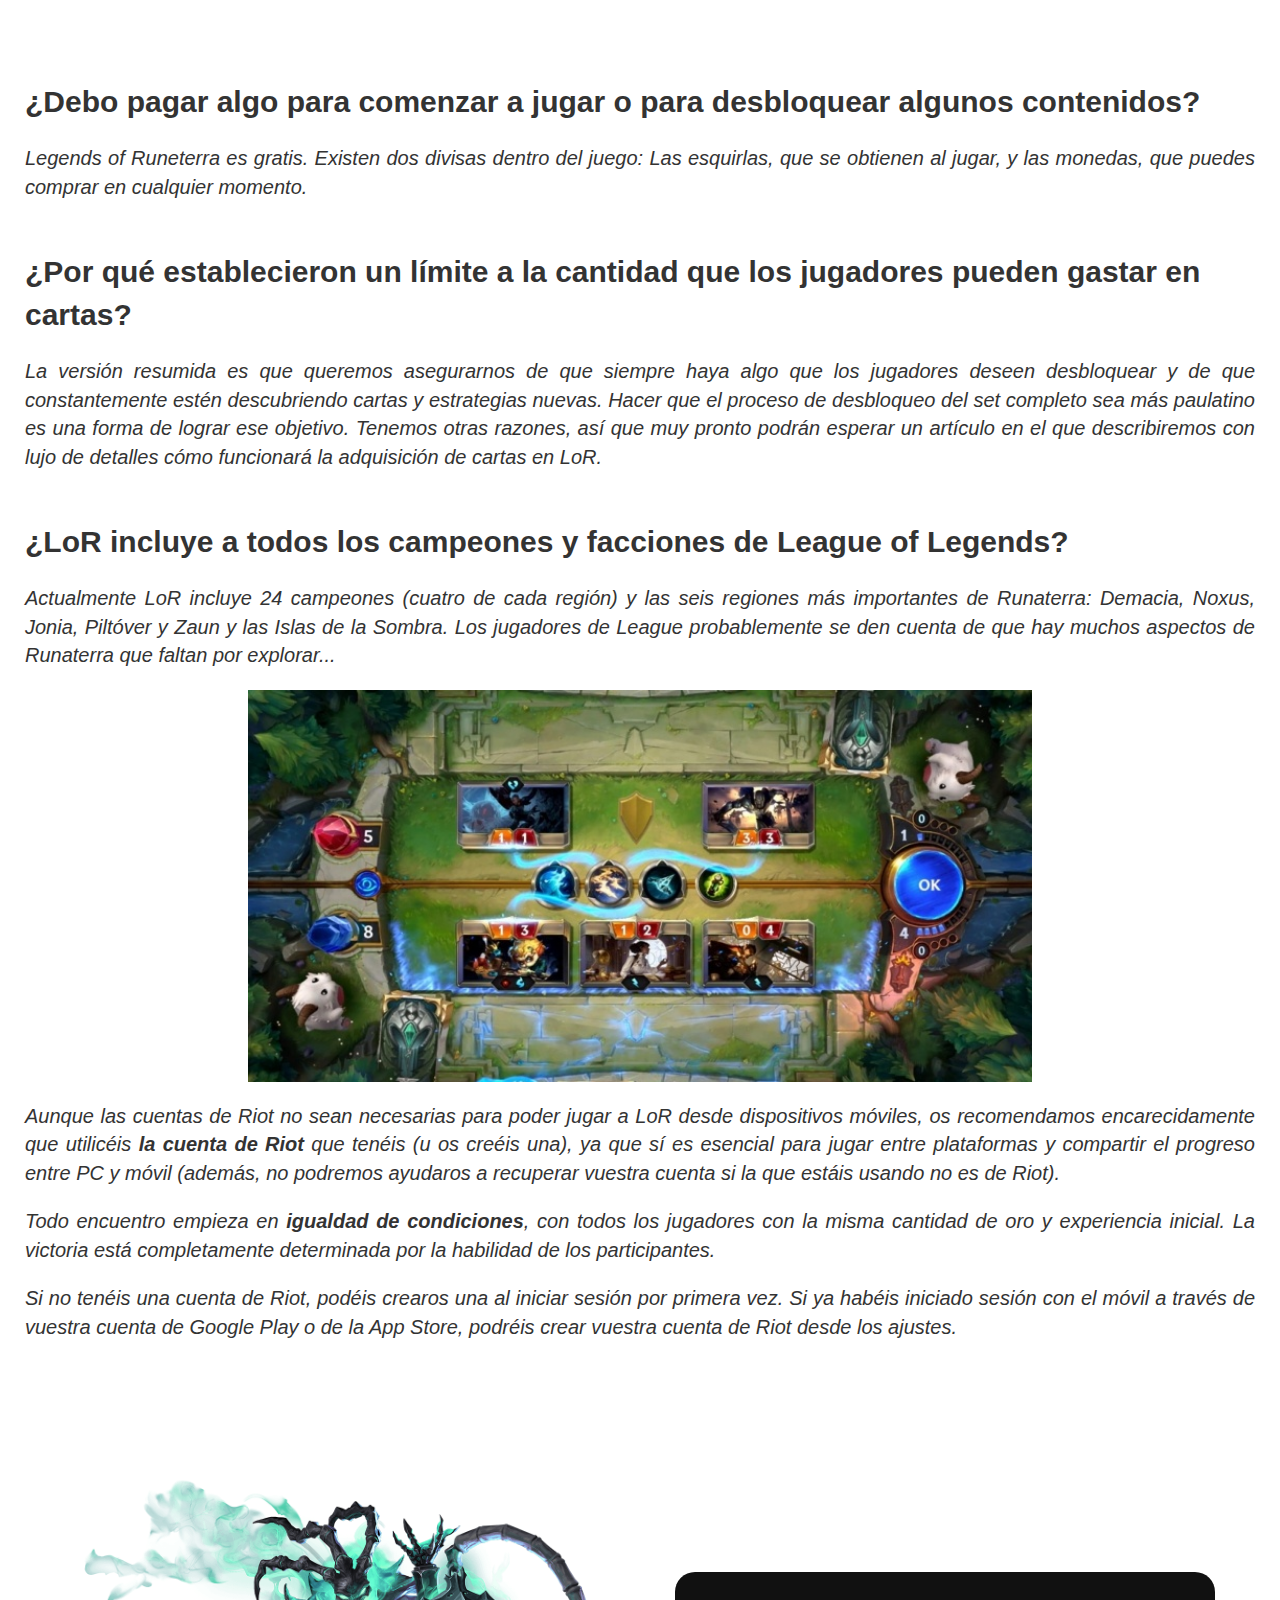
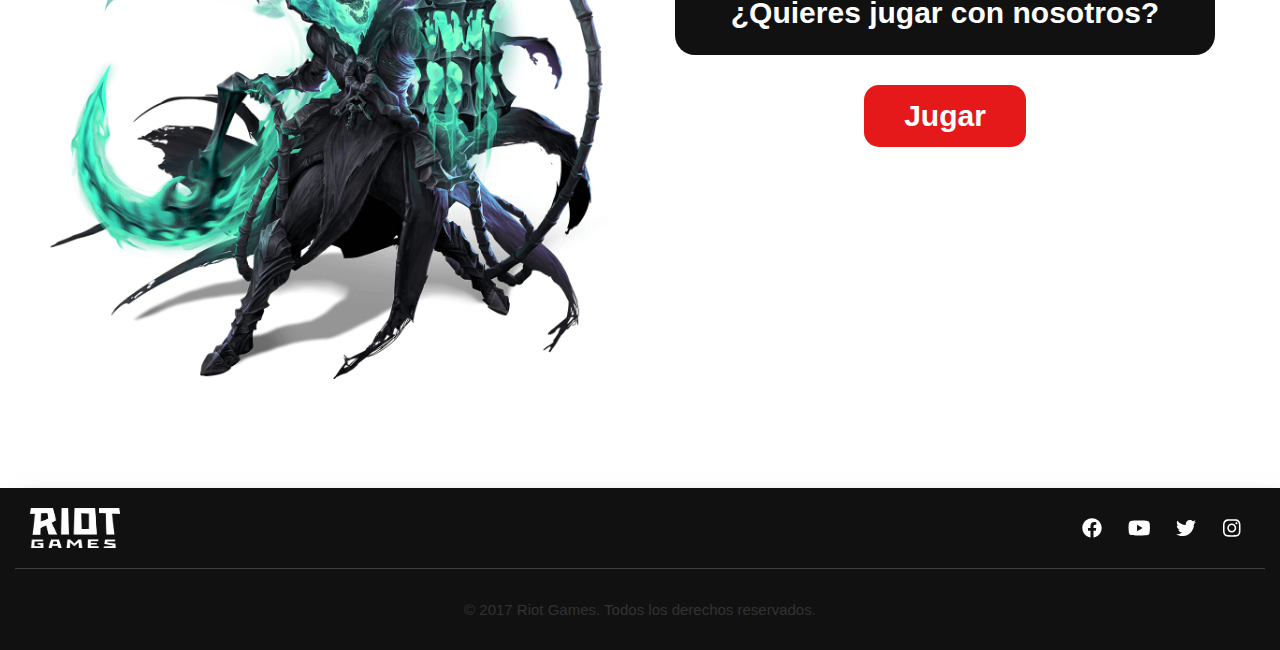
<file: runeterra.html>
<!DOCTYPE html>
<html lang="en">

<head>
  <meta charset="UTF-8">
  <meta name="viewport" content="width=device-width, initial-scale=1.0">
  <link rel="stylesheet" href="css/styles.css">
  <link rel="stylesheet" href="assets/bootstrap-3.4.1-dist/css/bootstrap.min.css">
  <link rel="stylesheet" href="assets/fontawesome-free-5.13.0-web/css/all.min.css">
  <link rel="icon" href="assets/img/Favicon-Riot.png">
  <title>RUNATERRA</title>
</head>

<body>
  <header>
    <div class="d-flex jc-center bg-header">
      <div class="container-1360">
        <div class="col-md-4 pt-20 pb-20">
          <a href="index.html"><img src="assets/img/riot-logo.png" class="tm-riot" alt="riot"></a>
        </div>
      </div>
    </div>
  </header>

  <div id="text-content-uno" class="mt-40 mb-120 t-justify">
    <div class="d-flex jc-center back-hero">
      <div class="w-100 d-flex jc-center">
        <div class="container-1360 jc-center d-flex fl-colum">

          <div class="pt-20 col-md-12 d-flex jc-center align-center">
            <div class="col-md-10 jc-center d-flex">
              <img class="w-100" src="assets/img/runaterraTi.png" alt="Riot">
            </div>
          </div>


          <div class="mt-95 px-10 fz-20 f-italic">
            Legends of Runeterra, parte del universo de League of Legends, es un juego de cartas estratégico en donde la
            habilidad,
            la creatividad y la destreza determinarán tu victoria.
          </div>

          <div class="mt-50 px-10 fz-30 fw-bold text-left">
            En LoR podrás:
          </div>

          <div class="mt-20 px-10 fz-20 f-italic">
            <ul>
              <li type="disc">Armar mazos que incluyan a tus campeones favoritos de LoL (¡además tenemos personajes
                nuevos!) de las regiones de
                Runaterra, en donde cada una tiene su propia ventaja estratégica.</li>
              <li type="disc">Enfrentarte a tu oponente en combates dinámicos y por turnos llenos de oportunidades para
                ganar.</li>
              <li type="disc">Obtener cartas gratis mientras juegas o comprar en la tienda justo lo que necesitas. Tú
                eliges cómo completar tu
                colección</li>
            </ul>
          </div>

          <div class="col-md-12 d-flex jc-center">
            <div class=" col-md-10 col-xs-10 col-sm-10 mt-20 embed-responsive embed-responsive-16by9">
              <iframe class="embed-responsive-item"
                src="https://www.youtube.com/embed/NXNknzvQsPg?autoplay=0&fs=0&iv_load_policy=3&showinfo=0&rel=0&cc_load_policy=0&start=0&end=0&origin=https://youtubeembedcode.com"
                allowfullscreen></iframe>
            </div>
          </div>


          <div class="mt-50 px-10 fz-30 fw-bold text-left">
            ¿Para qué plataformas estará disponible? ¿Será multiplataforma?
          </div>

          <div class="mt-20 px-10 fz-20 f-italic">
            LoR se encuentra en desarrollo para PC y dispositivos móviles (este último llegará al momento del
            lanzamiento), y estará
            disponible para multiplataforma.
          </div>

          <div class="mt-50 px-10 fz-30 fw-bold text-left">
            ¿Por qué Riot creó un juego de cartas?
          </div>


          <div class="mt-20 px-10 fz-20 f-italic">
            Muchos de nosotros hemos estado jugando juegos de cartas desde niños, así que conocemos bien los problemas
            que tiene el
            género: a veces tienes que pagar una cantidad considerable para probar un mazo distinto. El elemento
            aleatorio tan
            marcado que decide cuál jugador ganará. Jugar una y otra vez contra el mismo mazo, y cartas que permanecen
            inactivas por
            demasiado tiempo.
          </div>

          <div class="mt-20 px-10 fz-20 f-italic">
            Así que nos preguntamos: ¿y si nosotros pudiéramos cambiar eso?
          </div>

          <div class="mt-20 px-10 fz-20 f-italic">
            Básicamente pasamos mucho tiempo pensando en las cosas que podríamos hacer distinto. Y ahora tenemos la
            oportunidad de
            cambiar el género al conservar lo que funciona, mejorar lo que no y agregar algunos giros propios.
          </div>

          <div class="mt-20 px-10 fz-20 f-italic">
            Por esta razón hemos estado trabajando duro para crear el mejor juego de cartas que pudimos imaginar; un
            juego que le
            encante a los jugadores de todo el mundo. Estamos muy emocionados por mostrar a los jugadores lo que tenemos
            hasta ahora
            y estamos ansiosos por escuchar su opinión.
          </div>

          <div class="mt-50 fz-30 px-10 fw-bold text-left">¿Qué tiene LoR de diferente?</div>

          <div class="mt-20 fz-20 px-10 f-italic">
            Además de extrapolar todo el universo de League of Legends a un juego totalmente nuevo, incluyendo a los
            campeones,
            personajes, criaturas y regiones de Runaterra, hay tres objetivos importantes que buscamos con LoR:
          </div>

          <div class="mt-20 px-10 fz-20 f-italic">
            <ul>
              <li type="disc">Armar mazos que incluyan a tus campeones favoritos de LoL (¡además tenemos personajes
                nuevos!) de las regiones de
                Runaterra, en donde cada una tiene su propia ventaja estratégica.</li>
              <li type="disc">Enfrentarte a tu oponente en combates dinámicos y por turnos llenos de oportunidades para
                ganar.</li>
              <li type="disc">Obtener cartas gratis mientras juegas o comprar en la tienda justo lo que necesitas. Tú
                eliges cómo completar tu
                colección</li>
            </ul>
          </div>

          <div class="col-md-12 d-flex jc-center">
            <div class=" col-md-10 col-xs-10 col-sm-10 mt-20 embed-responsive embed-responsive-16by9">
              <iframe class="embed-responsive-item"
                src="https://www.youtube.com/embed/FKJuOZS_P1U?autoplay=0&fs=0&iv_load_policy=3&showinfo=0&rel=0&cc_load_policy=0&start=0&end=0&origin=https://youtubeembedcode.com"
                allowfullscreen></iframe>
            </div>
          </div>


          <div class="mt-50 fz-30 px-10 fw-bold text-left">¿Debo pagar algo para comenzar a jugar o para desbloquear
            algunos contenidos?</div>

          <div class="mt-20 fz-20 px-10 f-italic">
            Legends of Runeterra es gratis. Existen dos divisas dentro del juego: Las esquirlas, que se obtienen al
            jugar, y las
            monedas, que puedes comprar en cualquier momento.
          </div>

          <div class="mt-50 fz-30 px-10 fw-bold text-left">¿Por qué establecieron un límite a la cantidad que los
            jugadores pueden gastar en cartas?</div>

          <div class="mt-20 fz-20 px-10 f-italic">
            La versión resumida es que queremos asegurarnos de que siempre haya algo que los jugadores deseen
            desbloquear y de que
            constantemente estén descubriendo cartas y estrategias nuevas. Hacer que el proceso de desbloqueo del set
            completo sea
            más paulatino es una forma de lograr ese objetivo. Tenemos otras razones, así que muy pronto podrán esperar
            un artículo
            en el que describiremos con lujo de detalles cómo funcionará la adquisición de cartas en LoR.
          </div>

          <div class="mt-50 fz-30 px-10 fw-bold text-left">¿LoR incluye a todos los campeones y facciones de League of
            Legends?</div>

          <div class="mt-20 fz-20 px-10 f-italic">
            Actualmente LoR incluye 24 campeones (cuatro de cada región) y las seis regiones más importantes de
            Runaterra: Demacia,
            Noxus, Jonia, Piltóver y Zaun y las Islas de la Sombra. Los jugadores de League probablemente se den cuenta
            de que hay
            muchos aspectos de Runaterra que faltan por explorar...
          </div>

          <div class="pt-20 col-md-12 d-flex jc-center align-center">
            <div class="col-md-8 jc-center d-flex">
              <img class="w-100" src="assets/img/runaterra.jpg" alt="nexo-rojo">
            </div>
          </div>

          <div class="mt-20 fz-20 px-10 f-italic">
            Aunque las cuentas de Riot no sean necesarias para poder jugar a LoR desde dispositivos móviles, os
            recomendamos
            encarecidamente que utilicéis <strong>la cuenta de Riot</strong> que tenéis (u os creéis una), ya que sí es
            esencial para jugar entre
            plataformas y compartir el progreso entre PC y móvil (además, no podremos ayudaros a recuperar vuestra
            cuenta si la que
            estáis usando no es de Riot).
          </div>

          <div class="mt-20 fz-20 px-10 f-italic">
            Todo encuentro empieza en <strong>igualdad de condiciones</strong>, con todos los jugadores con la misma
            cantidad de oro y experiencia
            inicial. La victoria está completamente determinada por la habilidad de los participantes.
          </div>

          <div class="mt-20 fz-20 px-10 f-italic">
            Si no tenéis una cuenta de Riot, podéis crearos una al iniciar sesión por primera vez. Si ya habéis iniciado
            sesión con
            el móvil a través de vuestra cuenta de Google Play o de la App Store, podréis crear vuestra cuenta de Riot
            desde los
            ajustes.
          </div>

        </div>
      </div>
    </div>
  </div>

  <div id="leagueoflegends" class="d-flex mb-80 jc-center">
    <div class="container-1360">
      <div class="col-md-12">
        <div class="row-a jc-center align-center d-flex mt-30">
          <div class="col-md-6 col-sm-4">
            <img src="assets/img/support-d63ae08baf517425864ddc020a5871d5.png" class="w-100" alt="">
          </div>
          <div class="col-md-6 col-sm-6">
            <div class="fz-30 fw-bold text-center white bg-league">¿Quieres jugar con nosotros?</div>
            <div class="fz-25 mmt-30 jc-center d-flex">
              <a href="https://auth.riotgames.com/login#acr_values=urn%3Ariot%3Agold&client_id=blue-tape-web-prod&nonce=RNUN5xpzw1CTY3SZuglcSQlANpBx8uEXqYtxsNJaYbw&prompt=signup&redirect_uri=https%3A%2F%2Fplayruneterra.com%2Fopt_in&response_type=token%20id_token&scope=account%20openid&state=c2lnbi11cA%3D%3D&ui_locales=es-es"
                target="_blank"><button class="btn-league fz-30 mb-30">Jugar</button></a>
            </div>
          </div>
        </div>
      </div>
    </div>
  </div>
  <!-- Footer -->
  <footer class="box-shadow">
    <div class="d-flex jc-center bg-header">
      <div class="container-1360">

        <div class="d-flex jc-between align-center borde-footer mb-30">


          <div class="col-md-4 pt-20 pb-20">
            <img src="assets/img/riot-logo.png" class="tm-riot" alt="riot">
          </div>


          <div class="col-md-2 d-flex container-479 jc-between">
            <div class="px-10">
              <a class="d-flex jc-center " href="https://www.facebook.com/RiotGames/" target="_blank">
                <i class="fab fa-facebook fz-20 colr_white"></i>
              </a>
            </div>
            <div class="px-10">
              <a class="d-flex jc-center" href="https://www.youtube.com/channel/UCJEGvSZnQ1pkVfHO8s5G8hA"
                target="_blank">
                <i class="fab fa-youtube fz-20 colr_white"></i>
              </a>
            </div>
            <div class="px-10">
              <a class="d-flex jc-center" href="https://twitter.com/riotgames" target="_blank">
                <i class="fab fa-twitter fz-20 colr_white"></i>
              </a>
            </div>
            <div class="px-10">
              <a class="d-flex jc-center" href="https://www.instagram.com/riotgames/" target="_blank">
                <i class="fab fa-instagram fz-20 colr_white"></i>
              </a>
            </div>
          </div>

        </div>

        <div class="d-flex jc-center">
          <div class="fz-15 mb-30 text-center">
            © 2017 Riot Games. Todos los derechos reservados.
          </div>
        </div>



      </div>
    </div>
    <script src="assets/js/jquery-3.5.1.min.js"></script>
    <script src="assets/bootstrap-3.4.1-dist/js/bootstrap.min.js"></script>
    <script src="assets/fontawesome-free-5.13.0-web/js/all.min.js"></script>
  </footer>

</body>

</html>
</file>
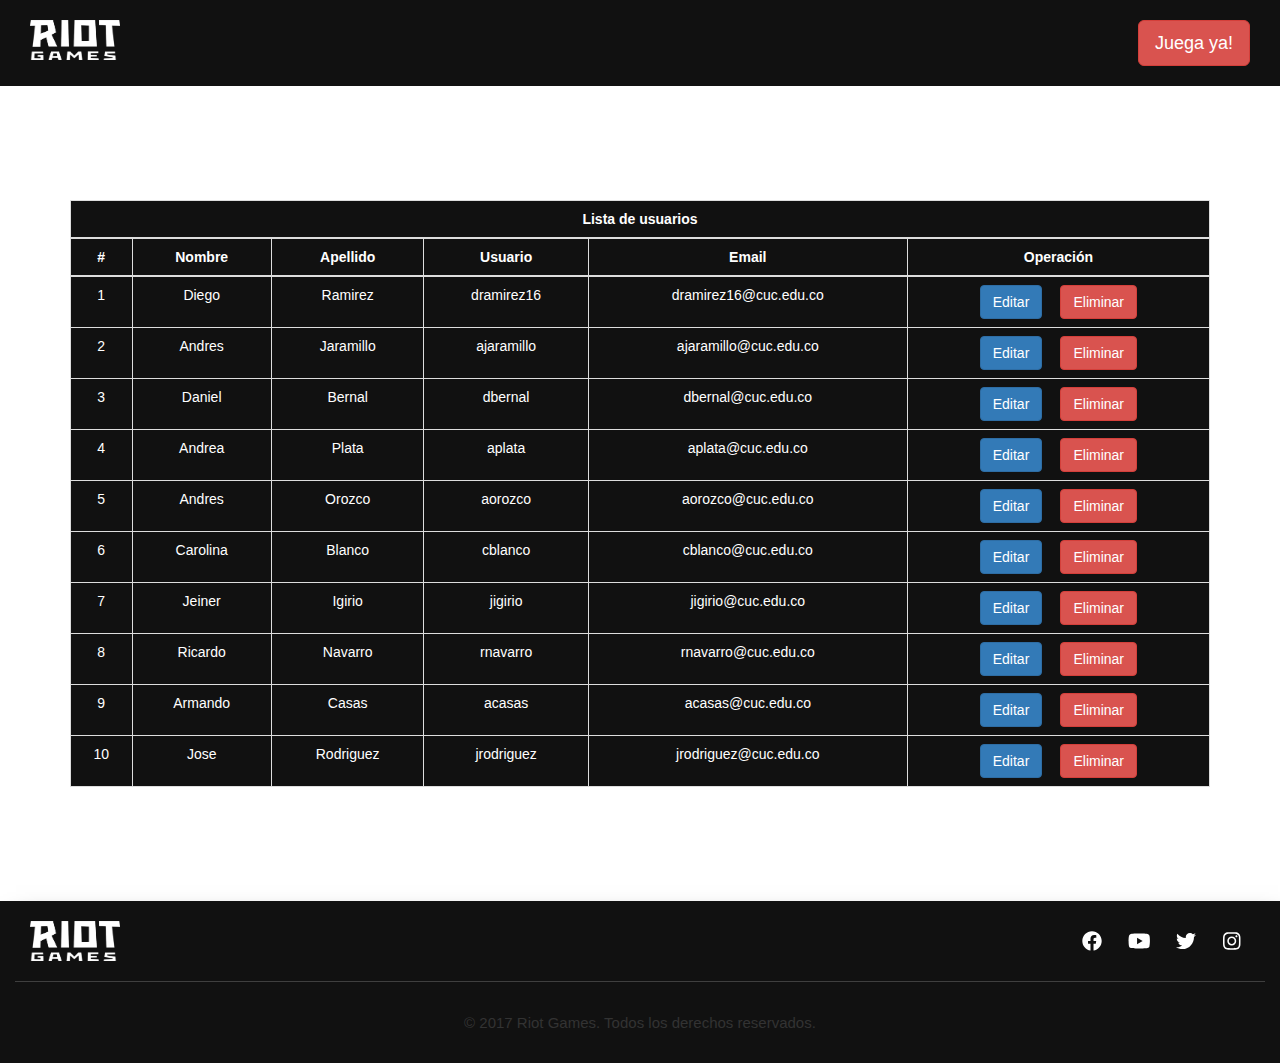
<file: tablaregistro.html>
<!DOCTYPE html>
<html lang="es">
  <head>
    <meta charset="UTF-8" />
    <meta name="viewport" content="width=device-width, initial-scale=1.0" />
    <link rel="stylesheet" href="css/styles.css" />
    <link
      rel="stylesheet"
      href="assets/bootstrap-3.4.1-dist/css/bootstrap.min.css"
    />
    <link
      rel="stylesheet"
      href="assets/fontawesome-free-5.13.0-web/css/all.min.css"
    />
    <link rel="icon" href="assets/img/Favicon-Riot.png" />
    <title>REGISTRADOS | RIOT GAMES</title>
  </head>
  <body id="body-tabla">
       <!-- header -->
    <header>
        <div class="d-flex jc-center bg-header">
          <div class="container-1360 d-flex jc-between">
            <div class="col-md-4 pt-20 pb-20">
              <a href="index.html"
                ><img src="assets/img/riot-logo.png" class="tm-riot" alt="riot"
              /></a>
            </div>
            <div class="col-md-2 pt-20 pb-20 d-flex jc-end">
              <div class="btn-group" role="group">
                <button
                  onclick="location.href='./login.html'"
                  class="btn btn-danger btn-lg"
                  id="btn-play"
                  role="button"
                >
                  Juega ya!
                </button>
              </div>
            </div>
          </div>
        </div>
    </header>

    <div class="container">
        <div class="table-responsive bord-none">
            <table class="table table-bordered" id="tablareg">
                <thead>
                    <tr>
                        <th class="text-center" colspan="6">Lista de usuarios</th>
                    </tr>
                    <tr>
                        <th class="text-center">#</th>
                        <th class="text-center">Nombre</th>
                        <th class="text-center">Apellido</th>
                        <th class="text-center">Usuario</th>
                        <th class="text-center">Email</th>
                        <th class="text-center">Operación</th>
                    </tr>
                </thead>
                <tbody>
                    <tr class="text-center">
                        <td>1</td>
                        <td>Diego</td>
                        <td>Ramirez</td>
                        <td>dramirez16</td>
                        <td>dramirez16@cuc.edu.co</td>
                        <td>    
                            <input type="submit" class="btn btn-primary" value="Editar" id="edit">
                            <input type="submit" class="btn btn-danger" value="Eliminar" id="eliminar">
                        </td>
                    </tr>
                    <tr class="text-center">
                        <td>2</td>
                        <td>Andres</td>
                        <td>Jaramillo</td>
                        <td>ajaramillo</td>
                        <td>ajaramillo@cuc.edu.co</td>
                        <td>
                                <input type="submit" class="btn btn-primary" value="Editar" id="edit">
                                <input type="submit" class="btn btn-danger" value="Eliminar" id="eliminar">
                        </td>
                    </tr>
                    <tr class="text-center">
                        <td>3</td>
                        <td>Daniel</td>
                        <td>Bernal</td>
                        <td>dbernal</td>
                        <td>dbernal@cuc.edu.co</td>
                        <td>
                            <input type="submit" class="btn btn-primary" value="Editar" id="edit">
                            <input type="submit" class="btn btn-danger" value="Eliminar" id="eliminar">
                        </td>
                    </tr>
                    <tr class="text-center">
                        <td>4</td>
                        <td>Andrea</td>
                        <td>Plata</td>
                        <td>aplata</td>
                        <td>aplata@cuc.edu.co</td>   
                        <td>
                            <input type="submit" class="btn btn-primary" value="Editar" id="edit">
                            <input type="submit" class="btn btn-danger" value="Eliminar" id="eliminar">
                        </td>
                    </tr>
                    <tr class="text-center">
                        <td>5</td>
                        <td>Andres</td>
                        <td>Orozco</td>
                        <td>aorozco</td>
                        <td>aorozco@cuc.edu.co</td>   
                        <td>
                            <input type="submit" class="btn btn-primary" value="Editar" id="edit">
                            <input type="submit" class="btn btn-danger" value="Eliminar" id="eliminar">
                        </td>
                    </tr>
                    <tr class="text-center">
                        <td>6</td>
                        <td>Carolina</td>
                        <td>Blanco</td>
                        <td>cblanco</td>
                        <td>cblanco@cuc.edu.co</td>   
                        <td>
                            <input type="submit" class="btn btn-primary" value="Editar" id="edit">
                            <input type="submit" class="btn btn-danger" value="Eliminar" id="eliminar">
                        </td>
                    </tr>
                    <tr class="text-center">
                        <td>7</td>
                        <td>Jeiner</td>
                        <td>Igirio</td>
                        <td>jigirio</td>
                        <td>jigirio@cuc.edu.co</td>   
                        <td>
                            <input type="submit" class="btn btn-primary" value="Editar" id="edit">
                            <input type="submit" class="btn btn-danger" value="Eliminar" id="eliminar">
                        </td>
                    </tr>
                    <tr class="text-center">
                        <td>8</td>
                        <td>Ricardo</td>
                        <td>Navarro</td>
                        <td>rnavarro</td>
                        <td>rnavarro@cuc.edu.co</td>   
                        <td>
                            <input type="submit" class="btn btn-primary" value="Editar" id="edit">
                            <input type="submit" class="btn btn-danger" value="Eliminar" id="eliminar">
                        </td>
                    </tr>
                    <tr class="text-center">
                        <td>9</td>
                        <td>Armando</td>
                        <td>Casas</td>
                        <td>acasas</td>
                        <td>acasas@cuc.edu.co</td>   
                        <td>
                            <input type="submit" class="btn btn-primary" value="Editar" id="edit">
                            <input type="submit" class="btn btn-danger" value="Eliminar" id="eliminar">
                        </td>
                    </tr>
                    <tr class="text-center">
                        <td>10</td>
                        <td>Jose</td>
                        <td>Rodriguez</td>
                        <td>jrodriguez</td>
                        <td>jrodriguez@cuc.edu.co</td>   
                        <td>
                            <input type="submit" class="btn btn-primary" value="Editar" id="edit">
                            <input type="submit" class="btn btn-danger" value="Eliminar" id="eliminar">
                        </td>
                    </tr>
                </tbody>
            </table>
        </div>
        
    </div>
    
    <footer id="footer-tabla" class="box-shadow">
        <div class="d-flex jc-center bg-header ">
          <div class="container-1360">
            <div class="d-flex jc-between align-center borde-footer mb-30">
              <div class="col-md-4 pt-20 pb-20">
                <img src="assets/img/riot-logo.png" class="tm-riot" alt="riot" />
              </div>
  
              <div class="col-md-2 d-flex container-479 jc-between">
                <div class="px-10">
                  <a
                    class="d-flex jc-center"
                    href="https://www.facebook.com/RiotGames/"
                    target="_blank"
                  >
                    <i class="fab fa-facebook fz-20 colr_white"></i>
                  </a>
                </div>
                <div class="px-10">
                  <a
                    class="d-flex jc-center"
                    href="https://www.youtube.com/channel/UCJEGvSZnQ1pkVfHO8s5G8hA"
                    target="_blank"
                  >
                    <i class="fab fa-youtube fz-20 colr_white"></i>
                  </a>
                </div>
                <div class="px-10">
                  <a
                    class="d-flex jc-center"
                    href="https://twitter.com/riotgames"
                    target="_blank"
                  >
                    <i class="fab fa-twitter fz-20 colr_white"></i>
                  </a>
                </div>
                <div class="px-10">
                  <a
                    class="d-flex jc-center"
                    href="https://www.instagram.com/riotgames/"
                    target="_blank"
                  >
                    <i class="fab fa-instagram fz-20 colr_white"></i>
                  </a>
                </div>
              </div>
            </div>
  
            <div class="d-flex jc-center">
              <div class="fz-15 mb-30 text-center">
                © 2017 Riot Games. Todos los derechos reservados.
              </div>
            </div>
          </div>
        </div>
        <script src="assets/js/jquery-3.5.1.min.js"></script>
        <script src="assets/bootstrap-3.4.1-dist/js/bootstrap.min.js"></script>
        <script src="assets/fontawesome-free-5.13.0-web/js/all.min.js"></script>
      </footer>

  </body>
</file>
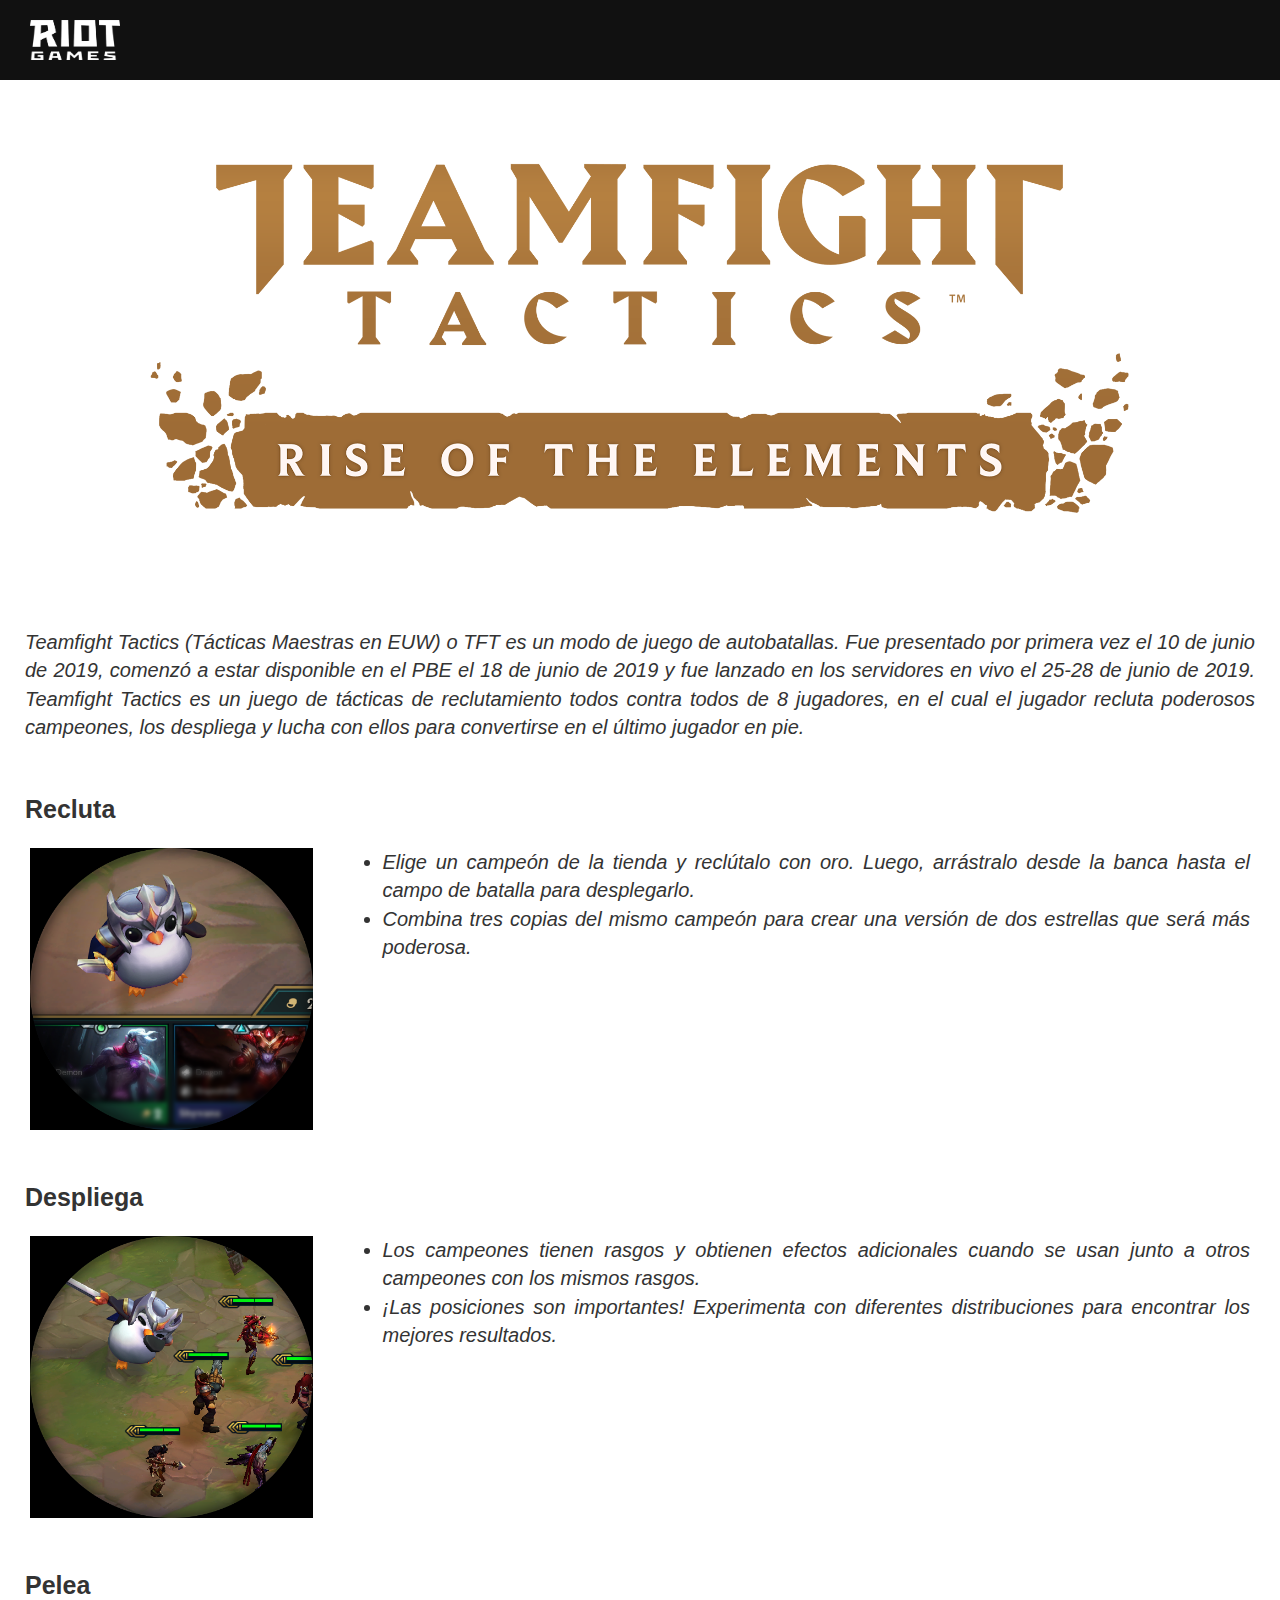
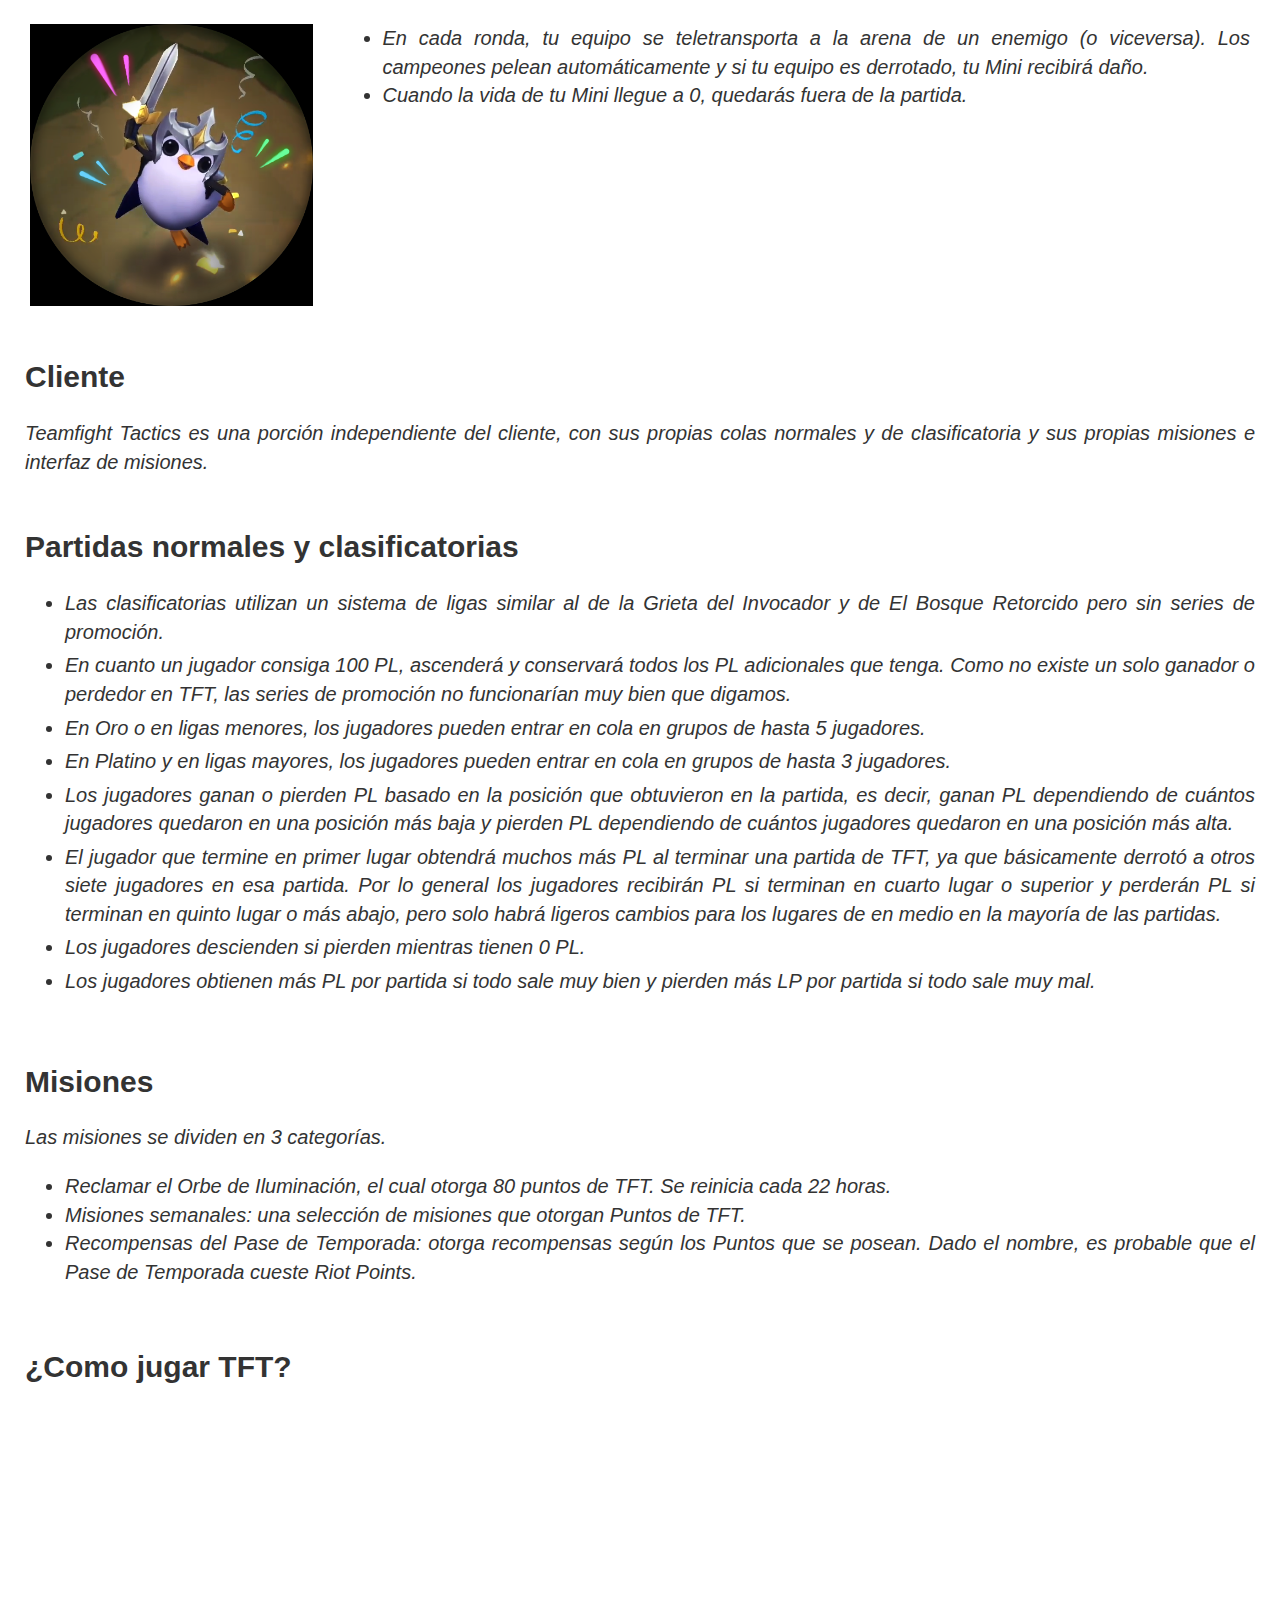
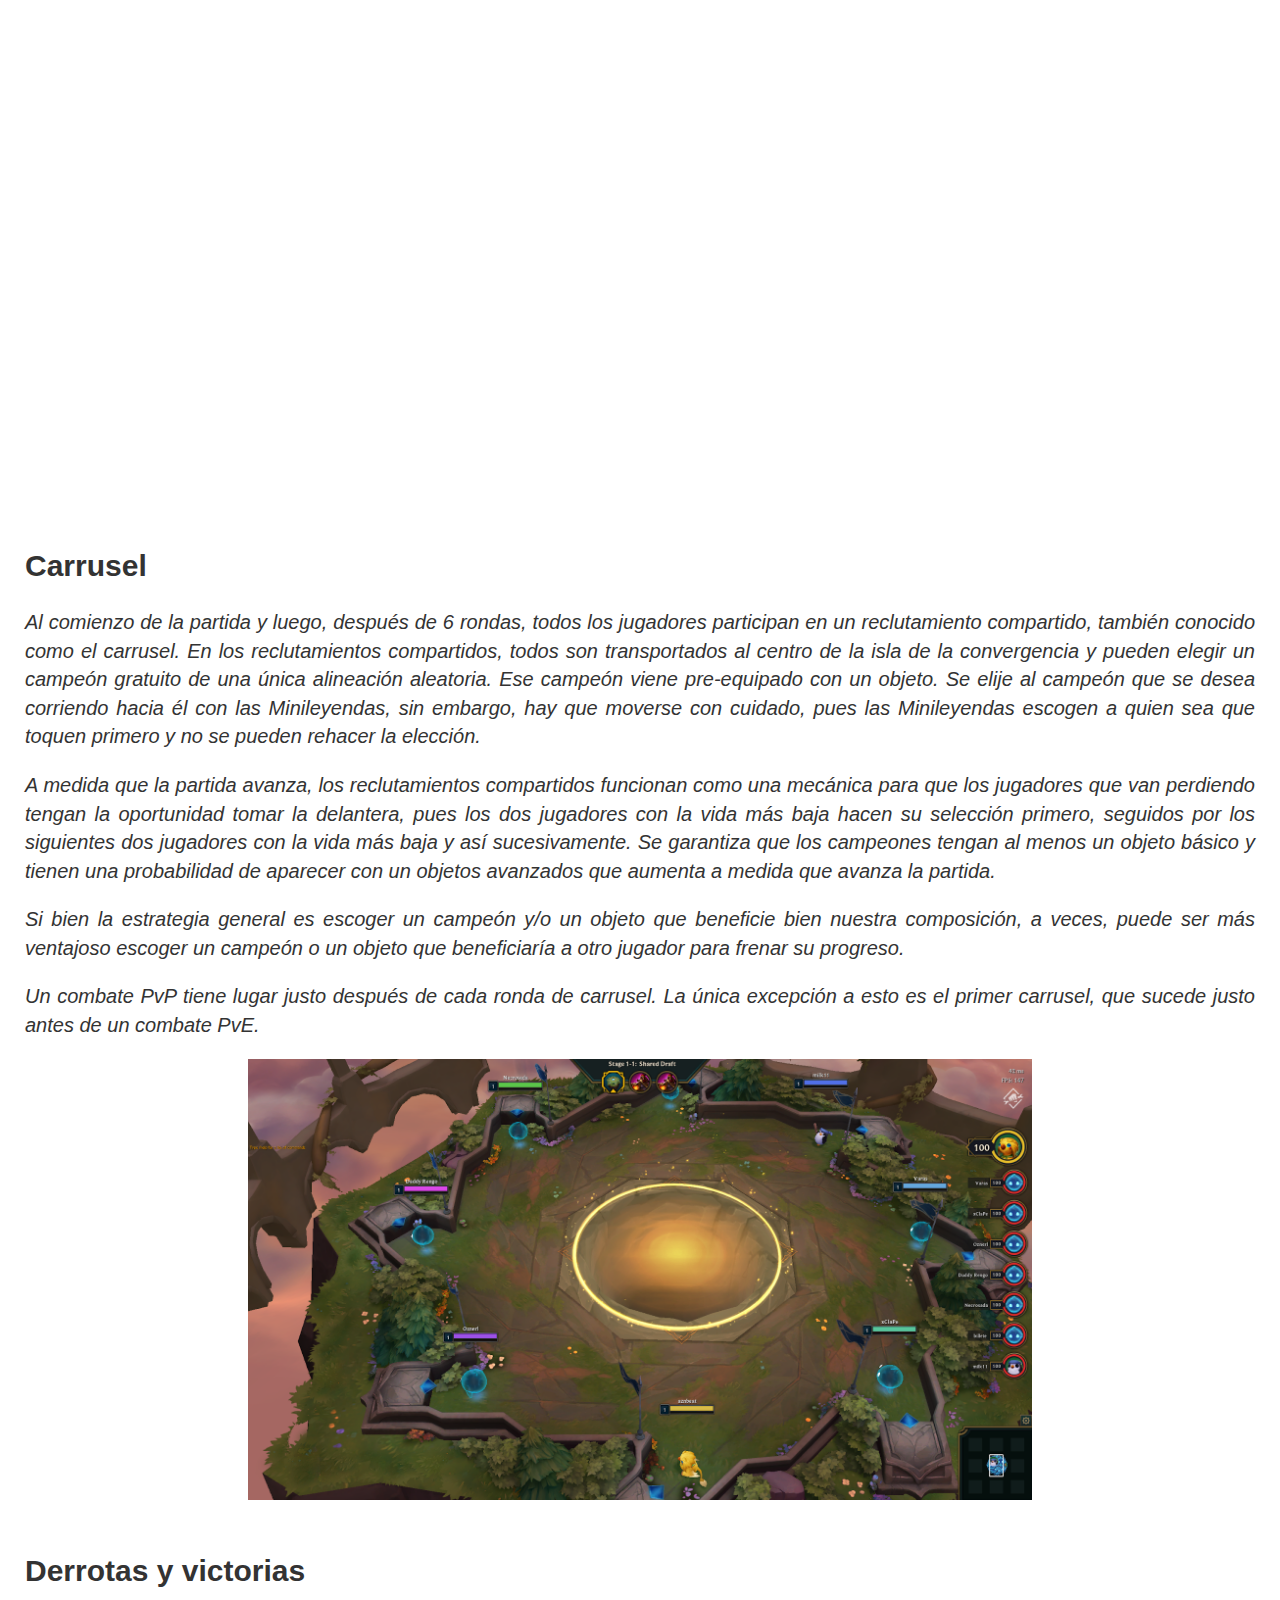
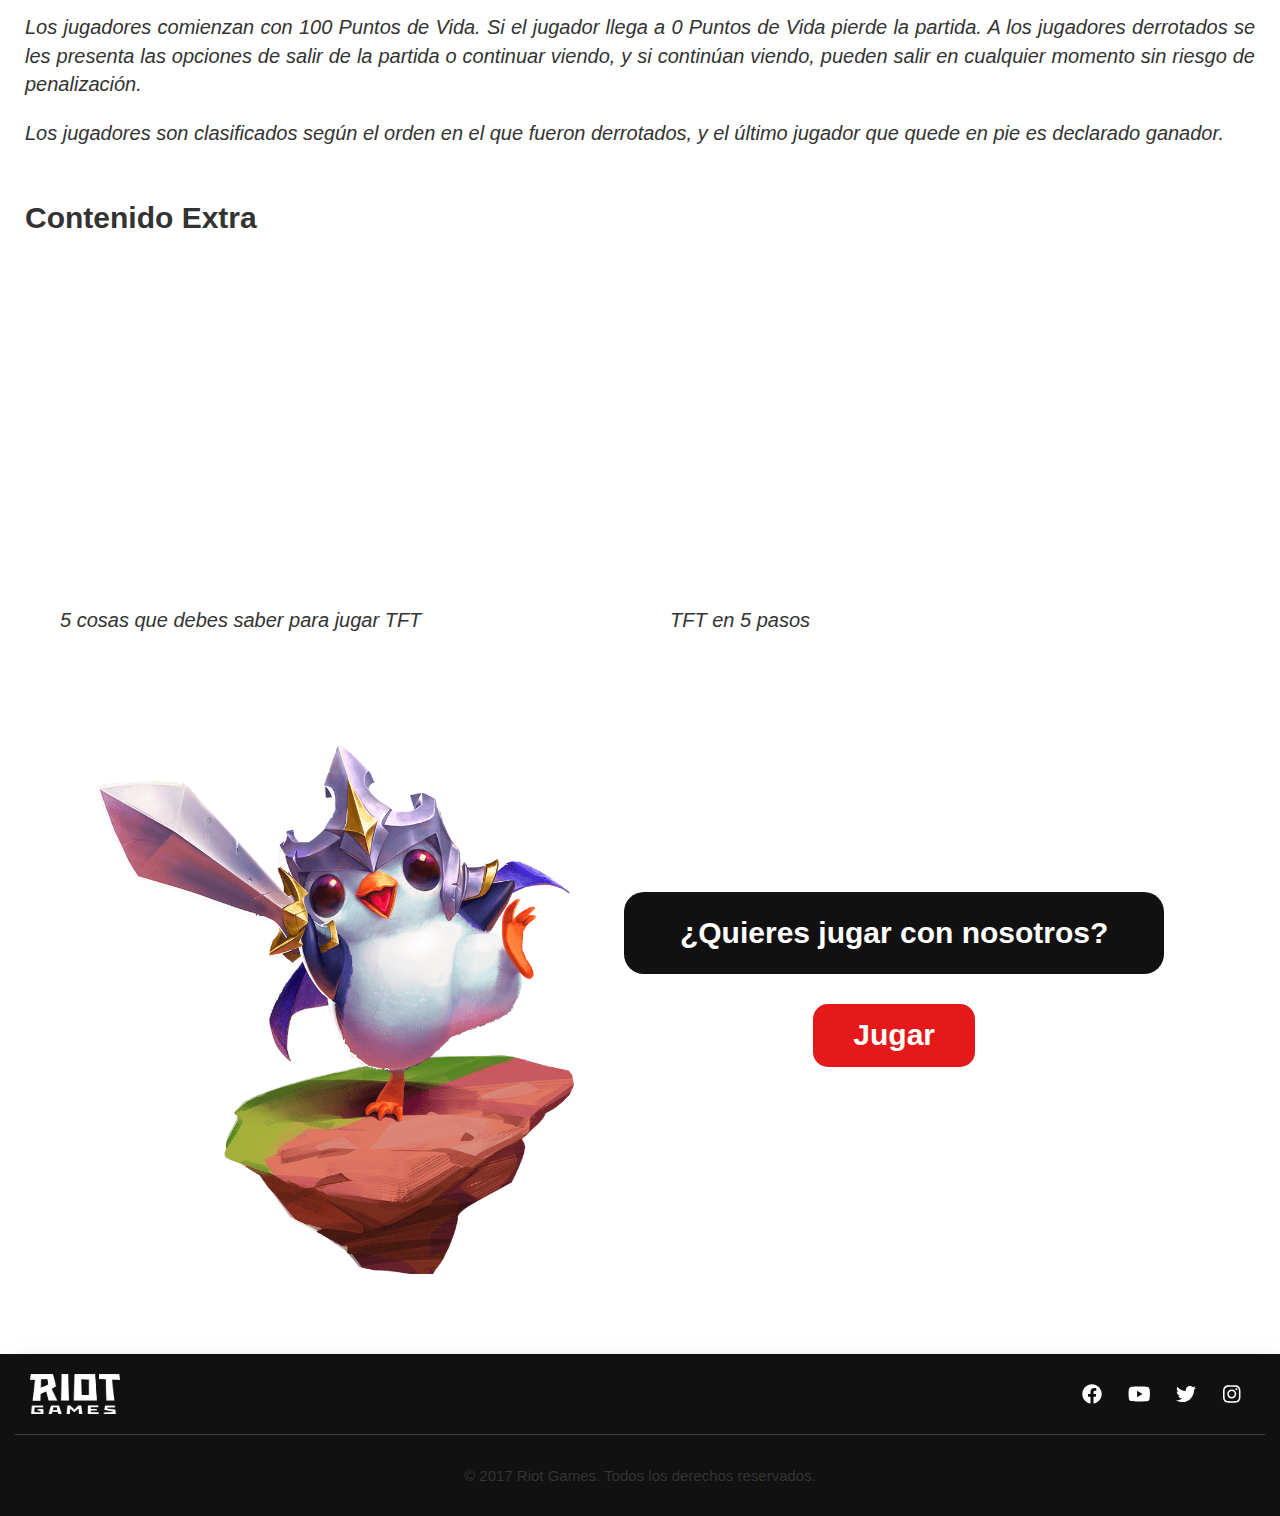
<file: teamfight.html>
<!DOCTYPE html>
<html lang="en">

<head>
  <meta charset="UTF-8">
  <meta name="viewport" content="width=device-width, initial-scale=1.0">
  <link rel="stylesheet" href="css/styles.css">
  <link rel="stylesheet" href="assets/bootstrap-3.4.1-dist/css/bootstrap.min.css">
  <!--  <link rel="stylesheet" href="https://stackpath.bootstrapcdn.com/bootstrap/4.5.2/css/bootstrap.min.css"> -->
  <link rel="stylesheet" href="assets/fontawesome-free-5.13.0-web/css/all.min.css">
  <title>TEAM FIGHT TACTICS</title>
</head>

<body>
  <header>
    <div class="d-flex jc-center bg-header">
      <div class="container-1360">
        <div class="col-md-4 pt-20 pb-20">
          <a href="index.html"><img src="assets/img/riot-logo.png" class="tm-riot" alt="riot"></a>
        </div>
      </div>
    </div>
  </header>

  <div id="text-content-uno" class="mt-40 mb-120 t-justify">
    <div class="d-flex jc-center back-hero">
      <div class="w-100 d-flex jc-center">
        <div class="container-1360 jc-center d-flex fl-colum">

          <div class="pt-20 col-md-12 d-flex jc-center align-center">
            <div class="col-md-10 jc-center d-flex">
              <img class="w-100" src="assets/img/tftTi.png" alt="Riot">
            </div>
          </div>

          <div class="mt-95 px-10 fz-20 f-italic">
            Teamfight Tactics (Tácticas Maestras en EUW) o TFT es un modo de juego de autobatallas. Fue presentado por
            primera vez
            el 10 de junio de 2019, comenzó a estar disponible en el PBE el 18 de junio de 2019 y fue lanzado en los
            servidores en
            vivo el 25-28 de junio de 2019.
            Teamfight Tactics es un juego de tácticas de reclutamiento todos contra todos de 8 jugadores, en el cual el
            jugador
            recluta poderosos campeones, los despliega y lucha con ellos para convertirse en el último jugador en pie.
          </div>


          <div class="mt-50 px-10 fz-25 fw-bold text-left">
            Recluta
          </div>
          <div class="row-a">
            <div class="col-md-3 mt-20">
              <img class="w-100" src="assets/img/tftRecluta.png" alt="Recluta">
            </div>
            <div class="mt-20 fz-20 f-italic col-md-9">
              <ul>
                <li type="disc">Elige un campeón de la tienda y reclútalo con oro. Luego, arrástralo desde la banca
                  hasta
                  el campo de batalla para
                  desplegarlo.</li>
                <li type="disc">Combina tres copias del mismo campeón para crear una versión de dos estrellas que será
                  más
                  poderosa.</li>
              </ul>
            </div>
          </div>

          <div class="mt-50 px-10 fz-25 fw-bold text-left">
            Despliega
          </div>
          <div class="row-a">
            <div class="col-md-3 mt-20">
              <img class="w-100" src="assets/img/tftDespliega.png" alt="Despliega">
            </div>
            <div class="mt-20 fz-20 f-italic col-md-9">
              <ul>
                <li type="disc">Los campeones tienen rasgos y obtienen efectos adicionales cuando se usan junto a otros
                  campeones con los mismos rasgos.</li>
                <li type="disc">¡Las posiciones son importantes! Experimenta con diferentes distribuciones para
                  encontrar
                  los mejores resultados.</li>
              </ul>
            </div>
          </div>

          <div class="mt-50 px-10 fz-25 fw-bold text-left">
            Pelea
          </div>
          <div class="row-a">
            <div class="col-md-3 mt-20">
              <img class="w-100" src="assets/img/tftPelea.png" alt="Pelea">
            </div>
            <div class="mt-20 fz-20 f-italic col-md-9">
              <ul>
                <li type="disc">En cada ronda, tu equipo se teletransporta a la arena de un enemigo (o viceversa). Los
                  campeones pelean automáticamente
                  y si tu equipo es derrotado, tu Mini recibirá daño.</li>
                <li type="disc">Cuando la vida de tu Mini llegue a 0, quedarás fuera de la partida.</li>
              </ul>
            </div>
          </div>

          <div class="mt-50 px-10 fz-30 fw-bold text-left">
            Cliente
          </div>

          <div class="mt-20 px-10 fz-20 f-italic">
            Teamfight Tactics es una porción independiente del cliente, con sus propias colas normales y de
            clasificatoria y sus
            propias misiones e interfaz de misiones.
          </div>

          <div class="mt-50 px-10 fz-30 fw-bold text-left">
            Partidas normales y clasificatorias
          </div>


          <div class="mt-20 px-10 fz-20 f-italic">
            <ul>
              <li class="pb-5" type="disc">Las clasificatorias utilizan un sistema de ligas similar al de la Grieta del
                Invocador y
                de
                El Bosque Retorcido pero sin series de promoción.</li>
              <li class="pb-5" type="disc">En cuanto un jugador consiga 100 PL, ascenderá y conservará todos los PL
                adicionales que
                tenga. Como no existe un solo
                ganador o perdedor en TFT, las series de promoción no funcionarían muy bien que digamos.</li>
              <li class="pb-5" type="disc">En Oro o en ligas menores, los jugadores pueden entrar en cola en grupos de
                hasta 5
                jugadores.</li>
              <li class="pb-5" type="disc">En Platino y en ligas mayores, los jugadores pueden entrar en cola en grupos
                de hasta 3
                jugadores.</li>
              <li class="pb-5" type="disc">Los jugadores ganan o pierden PL basado en la posición que obtuvieron en la
                partida, es
                decir, ganan PL dependiendo de
                cuántos jugadores quedaron en una posición más baja y pierden PL dependiendo de cuántos jugadores
                quedaron en una
                posición más alta.</li>
              <li class="pb-5" type="disc">El jugador que termine en primer lugar obtendrá muchos más PL al terminar una
                partida de
                TFT, ya que básicamente derrotó
                a otros siete jugadores en esa partida. Por lo general los jugadores recibirán PL si terminan en cuarto
                lugar o superior
                y perderán PL si terminan en quinto lugar o más abajo, pero solo habrá ligeros cambios para los lugares
                de en medio en
                la mayoría de las partidas.</li>
              <li class="pb-5" type="disc">Los jugadores descienden si pierden mientras tienen 0 PL.</li>
              <li class="pb-5" type="disc">Los jugadores obtienen más PL por partida si todo sale muy bien y pierden más
                LP por partida si todo sale muy mal.</li>
            </ul>
          </div>

          <div class="mt-50 fz-30 px-10 fw-bold text-left">Misiones</div>

          <div class="mt-20 fz-20 px-10 f-italic">
            Las misiones se dividen en 3 categorías.
          </div>

          <div class="mt-20 px-10 fz-20 f-italic">
            <ul>
              <li type="disc">Reclamar el Orbe de Iluminación, el cual otorga 80 puntos de TFT. Se reinicia cada 22
                horas.</li>
              <li type="disc">Misiones semanales: una selección de misiones que otorgan Puntos de TFT.</li>
              <li type="disc">Recompensas del Pase de Temporada: otorga recompensas según los Puntos que se posean. Dado
                el nombre, es probable que el
                Pase de Temporada cueste Riot Points.</li>
            </ul>
          </div>

          <div class="mt-50 pb-10 px-10 fz-30 fw-bold text-left">
            ¿Como jugar TFT?
          </div>

          <div class="col-md-12 d-flex jc-center">
            <div class=" col-md-10 col-xs-10 col-sm-10 mt-20 embed-responsive embed-responsive-16by9">
              <iframe class="embed-responsive-item"
                src="https://www.youtube.com/embed/Yr4hHIGVfTQ?autoplay=0&fs=0&iv_load_policy=3&showinfo=0&rel=0&cc_load_policy=0&start=0&end=0&origin=https://youtubeembedcode.com"
                allowfullscreen></iframe>
            </div>
          </div>

          <div class="mt-50 pb-10 px-10 fz-30 fw-bold text-left">
            Carrusel
          </div>

          <div class="mt-20 fz-20 px-10 f-italic">
            Al comienzo de la partida y luego, después de 6 rondas, todos los jugadores participan en un reclutamiento
            compartido,
            también conocido como el carrusel. En los reclutamientos compartidos, todos son transportados al centro de
            la isla de la
            convergencia y pueden elegir un campeón gratuito de una única alineación aleatoria. Ese campeón viene
            pre-equipado con
            un objeto. Se elije al campeón que se desea corriendo hacia él con las Minileyendas, sin embargo, hay que
            moverse con
            cuidado, pues las Minileyendas escogen a quien sea que toquen primero y no se pueden rehacer la elección.
          </div>

          <div class="mt-20 fz-20 px-10 f-italic">
            A medida que la partida avanza, los reclutamientos compartidos funcionan como una mecánica para que los
            jugadores que
            van perdiendo tengan la oportunidad tomar la delantera, pues los dos jugadores con la vida más baja hacen su
            selección
            primero, seguidos por los siguientes dos jugadores con la vida más baja y así sucesivamente. Se garantiza
            que los
            campeones tengan al menos un objeto básico y tienen una probabilidad de aparecer con un objetos avanzados
            que aumenta a
            medida que avanza la partida.
          </div>

          <div class="mt-20 fz-20 px-10 f-italic">
            Si bien la estrategia general es escoger un campeón y/o un objeto que beneficie bien nuestra composición, a
            veces, puede
            ser más ventajoso escoger un campeón o un objeto que beneficiaría a otro jugador para frenar su progreso.
          </div>

          <div class="mt-20 fz-20 px-10 f-italic">
            Un combate PvP tiene lugar justo después de cada ronda de carrusel. La única excepción a esto es el primer
            carrusel, que
            sucede justo antes de un combate PvE.
          </div>

          <div class="pt-20 col-md-12 d-flex jc-center align-center">
            <div class="col-md-8 jc-center d-flex">
              <img class="w-100" src="assets/img/carruselltft.png" alt="carruselltft">
            </div>
          </div>

          <div class="mt-50 pb-10 px-10 fz-30 fw-bold text-left">
            Derrotas y victorias
          </div>

          <div class="mt-20 fz-20 px-10 f-italic">
            Los jugadores comienzan con 100 Puntos de Vida. Si el jugador llega a 0 Puntos de Vida pierde la partida. A
            los
            jugadores derrotados se les presenta las opciones de salir de la partida o continuar viendo, y si continúan
            viendo,
            pueden salir en cualquier momento sin riesgo de penalización.
          </div>

          <div class="mt-20 fz-20 px-10 f-italic">
            Los jugadores son clasificados según el orden en el que fueron derrotados, y el último jugador que quede en
            pie es
            declarado ganador.
          </div>

          <div class="mt-50 pb-10 px-10 fz-30 fw-bold text-left">
            Contenido Extra
          </div>

          <div class="col-md-12 mb-80">
            <div class="col-md-6">
              <div class=" col-md-12 mt-20 embed-responsive embed-responsive-16by9">
                <iframe class="embed-responsive-item"
                  src="https://www.youtube.com/embed/OjIcugT7GGs?autoplay=0&fs=0&iv_load_policy=3&showinfo=0&rel=0&cc_load_policy=0&start=0&end=0&origin=https://youtubeembedcode.com"
                  allowfullscreen></iframe>
              </div>
              <div class="mt-20 px-10 fz-20 f-italic col-md-12">
                5 cosas que debes saber para jugar TFT
              </div>
            </div>

            <div class="col-md-6">
              <div class=" col-md-12 mt-20 embed-responsive embed-responsive-16by9">
                <iframe class="embed-responsive-item"
                  src="https://www.youtube.com/embed/F9Qd9ZQtlnw?autoplay=0&fs=0&iv_load_policy=3&showinfo=0&rel=0&cc_load_policy=0&start=0&end=0&origin=https://youtubeembedcode.com"
                  allowfullscreen></iframe>
              </div>
              <div class="mt-20 px-10 fz-20 f-italic col-md-12">
                TFT en 5 pasos
              </div>
            </div>
          </div>

        </div>
      </div>
    </div>
  </div>

  <div id="tft" class="d-flex mb-80 jc-center">
    <div class="container-1360">
      <div class="col-md-12">
        <div class="row-a jc-center align-center d-flex mt-30">
          <div class="col-md-5 col-sm-4">
            <img src="assets/img/tftPengu.png" class="tft w-100" alt="">
          </div>
          <div class="col-md-6 col-sm-6">
            <div class="fz-30 fw-bold text-center white bg-league">¿Quieres jugar con nosotros?</div>
            <div class="fz-25 mmt-30 jc-center d-flex">
              <a href="https://signup.lan.leagueoflegends.com/es/signup/index#/"><button
                  class="btn-league fz-30 mb-30">Jugar</button></a>
            </div>
          </div>
        </div>
      </div>
    </div>
  </div>
  <!-- Footer -->
  <footer class="box-shadow">
    <div class="d-flex jc-center bg-header">
      <div class="container-1360">

        <div class="d-flex jc-between align-center borde-footer mb-30">


          <div class="col-md-4 pt-20 pb-20">
            <img src="assets/img/riot-logo.png" class="tm-riot" alt="riot">
          </div>


          <div class="col-md-2 d-flex container-479 jc-between">
            <div class="px-10">
              <a class="d-flex jc-center " href="https://www.facebook.com/RiotGames/" target="_blank">
                <i class="fab fa-facebook fz-20 colr_white"></i>
              </a>
            </div>
            <div class="px-10">
              <a class="d-flex jc-center" href="https://www.youtube.com/channel/UCJEGvSZnQ1pkVfHO8s5G8hA"
                target="_blank">
                <i class="fab fa-youtube fz-20 colr_white"></i>
              </a>
            </div>
            <div class="px-10">
              <a class="d-flex jc-center" href="https://twitter.com/riotgames" target="_blank">
                <i class="fab fa-twitter fz-20 colr_white"></i>
              </a>
            </div>
            <div class="px-10">
              <a class="d-flex jc-center" href="https://www.instagram.com/riotgames/" target="_blank">
                <i class="fab fa-instagram fz-20 colr_white"></i>
              </a>
            </div>
          </div>

        </div>

        <div class="d-flex jc-center">
          <div class="fz-15 mb-30 text-center">
            © 2017 Riot Games. Todos los derechos reservados.
          </div>
        </div>



      </div>
    </div>
    <script src="assets/js/jquery-3.5.1.min.js"></script>
    <script src="assets/bootstrap-3.4.1-dist/js/bootstrap.min.js"></script>
    <script src="assets/fontawesome-free-5.13.0-web/js/all.min.js"></script>
  </footer>

</body>

</html>
</file>
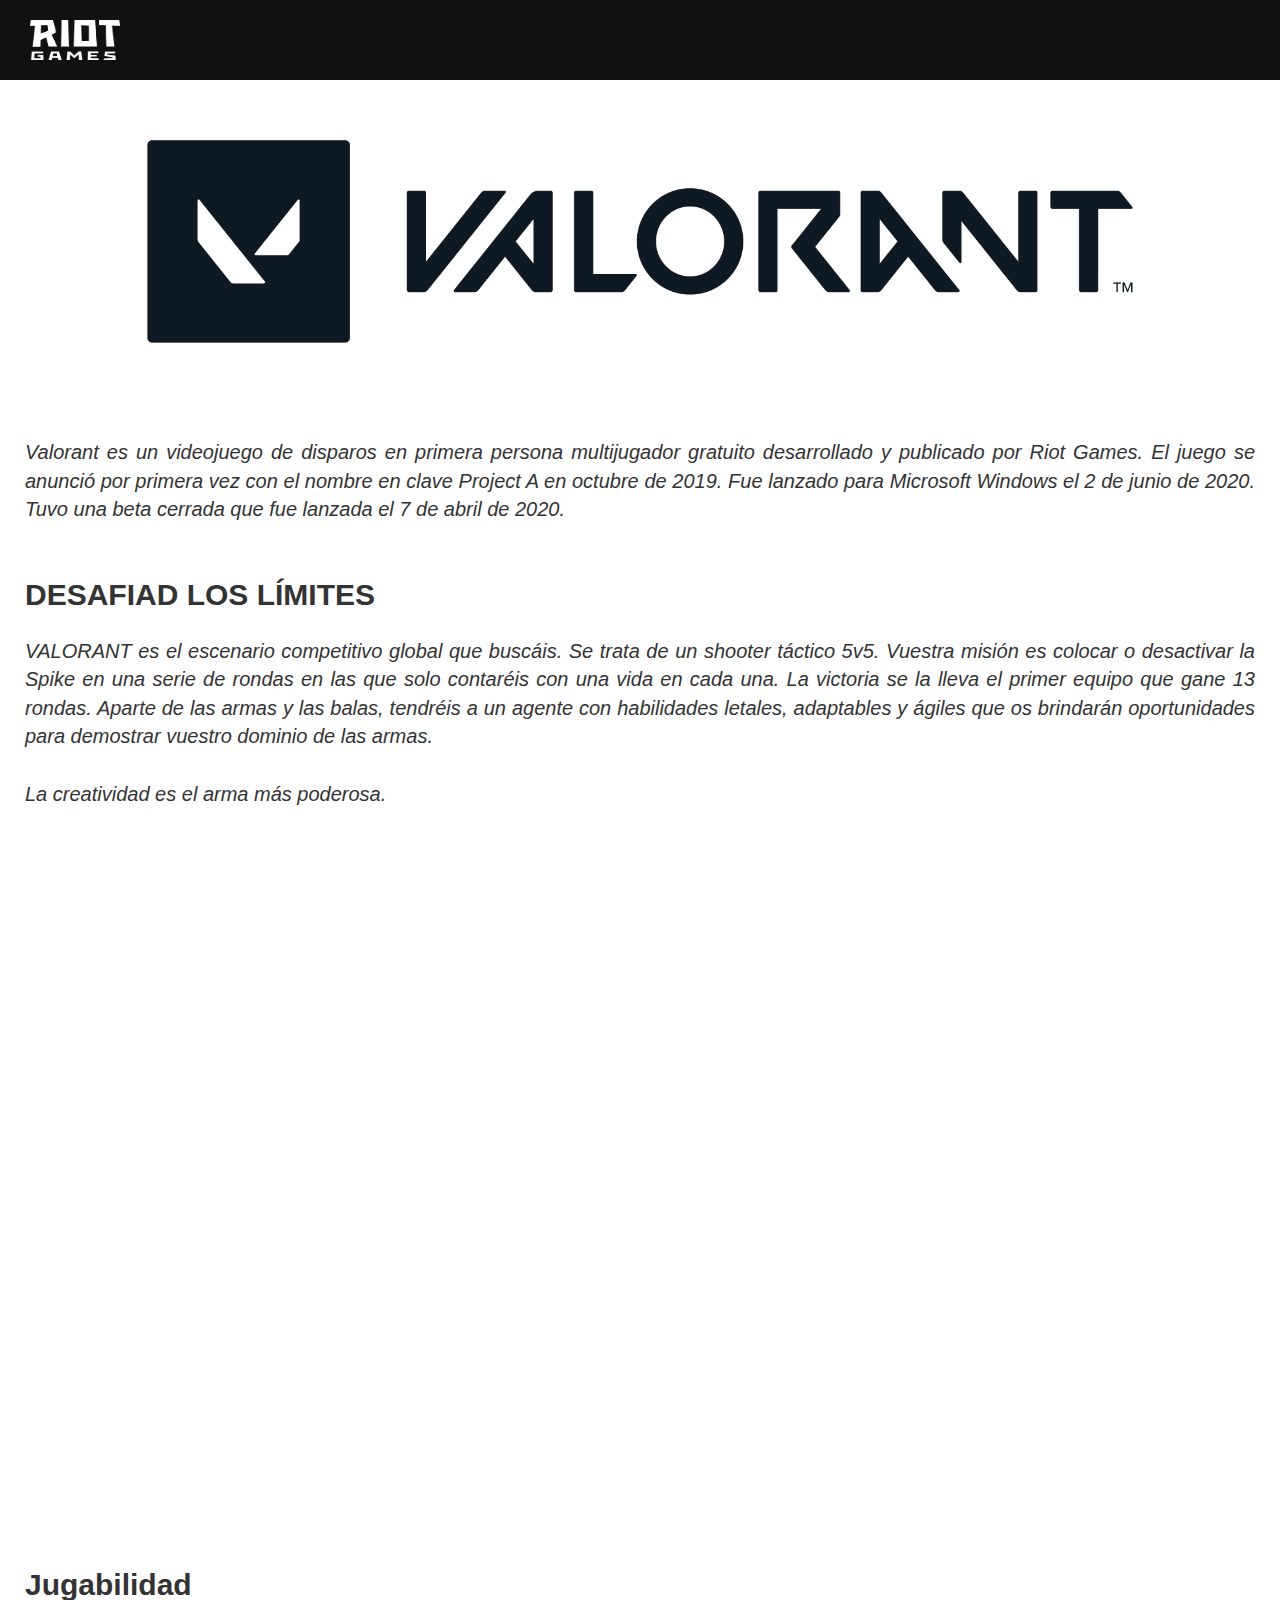
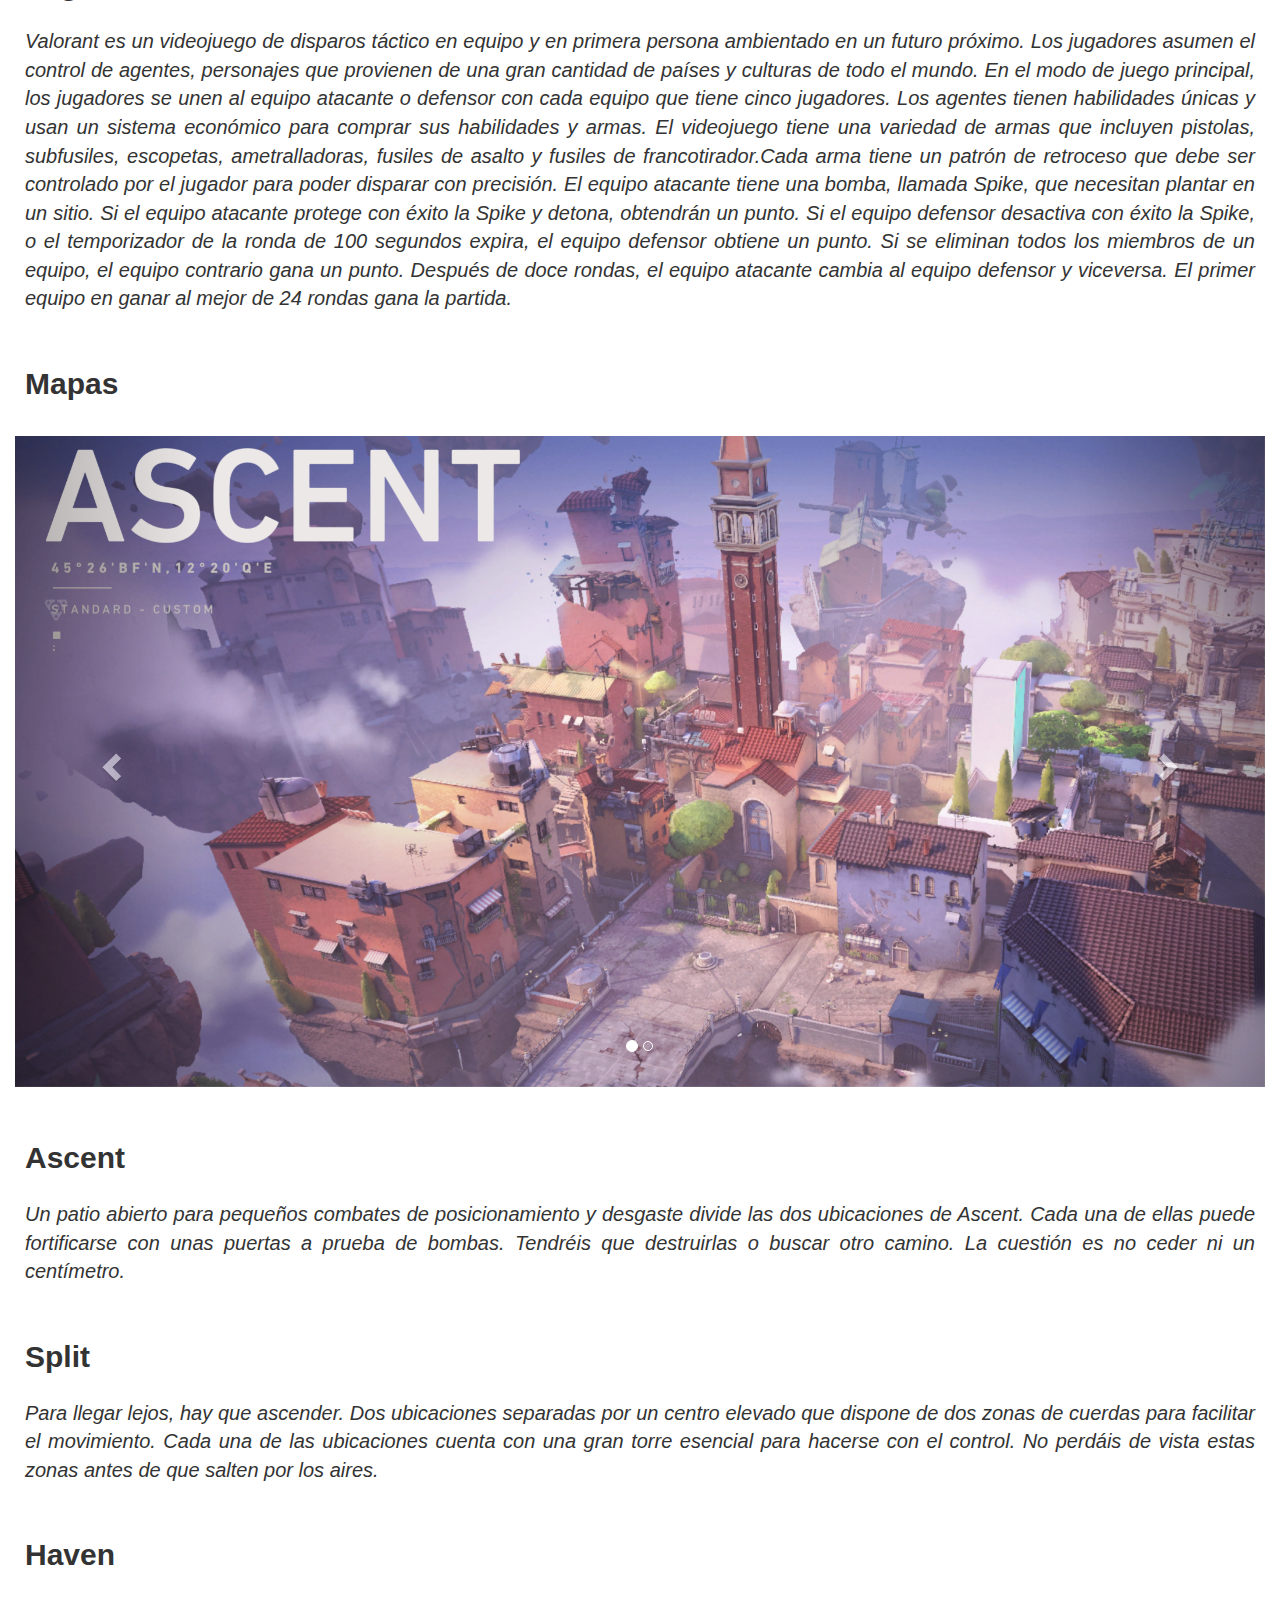
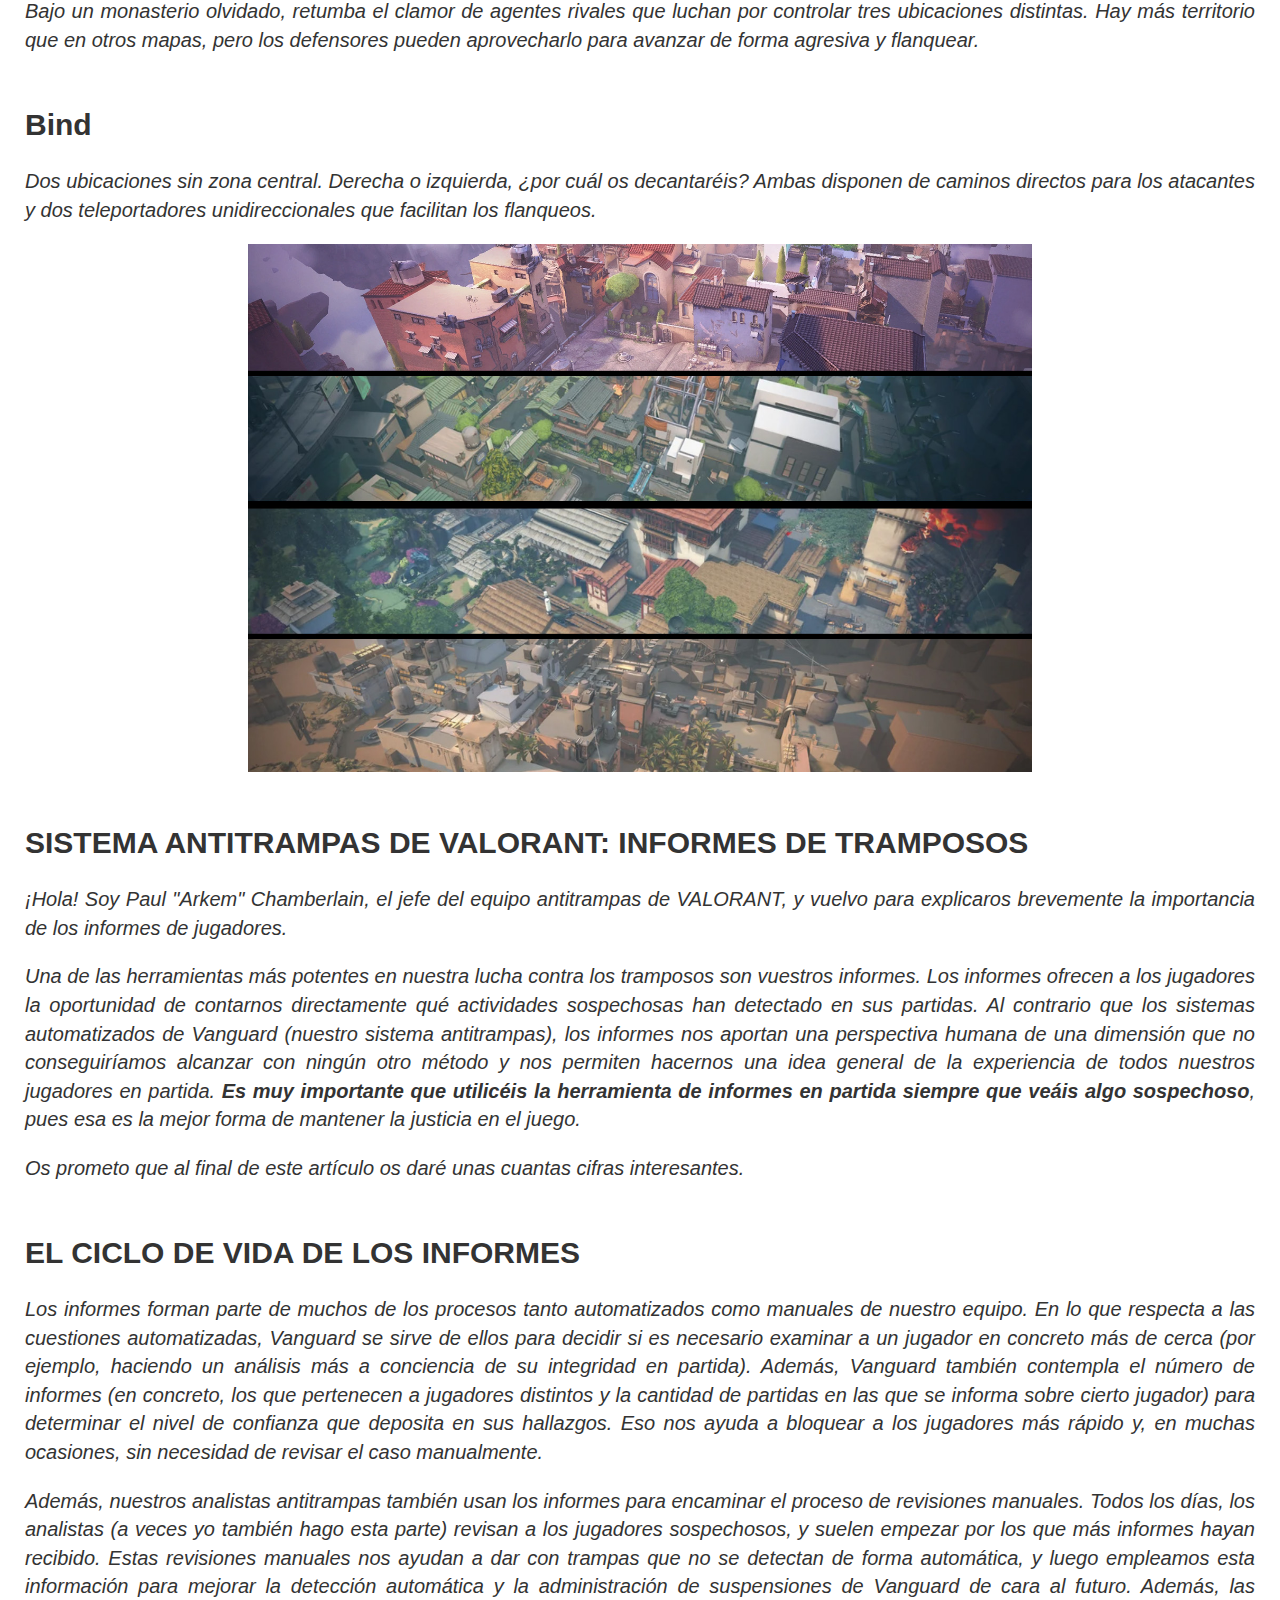
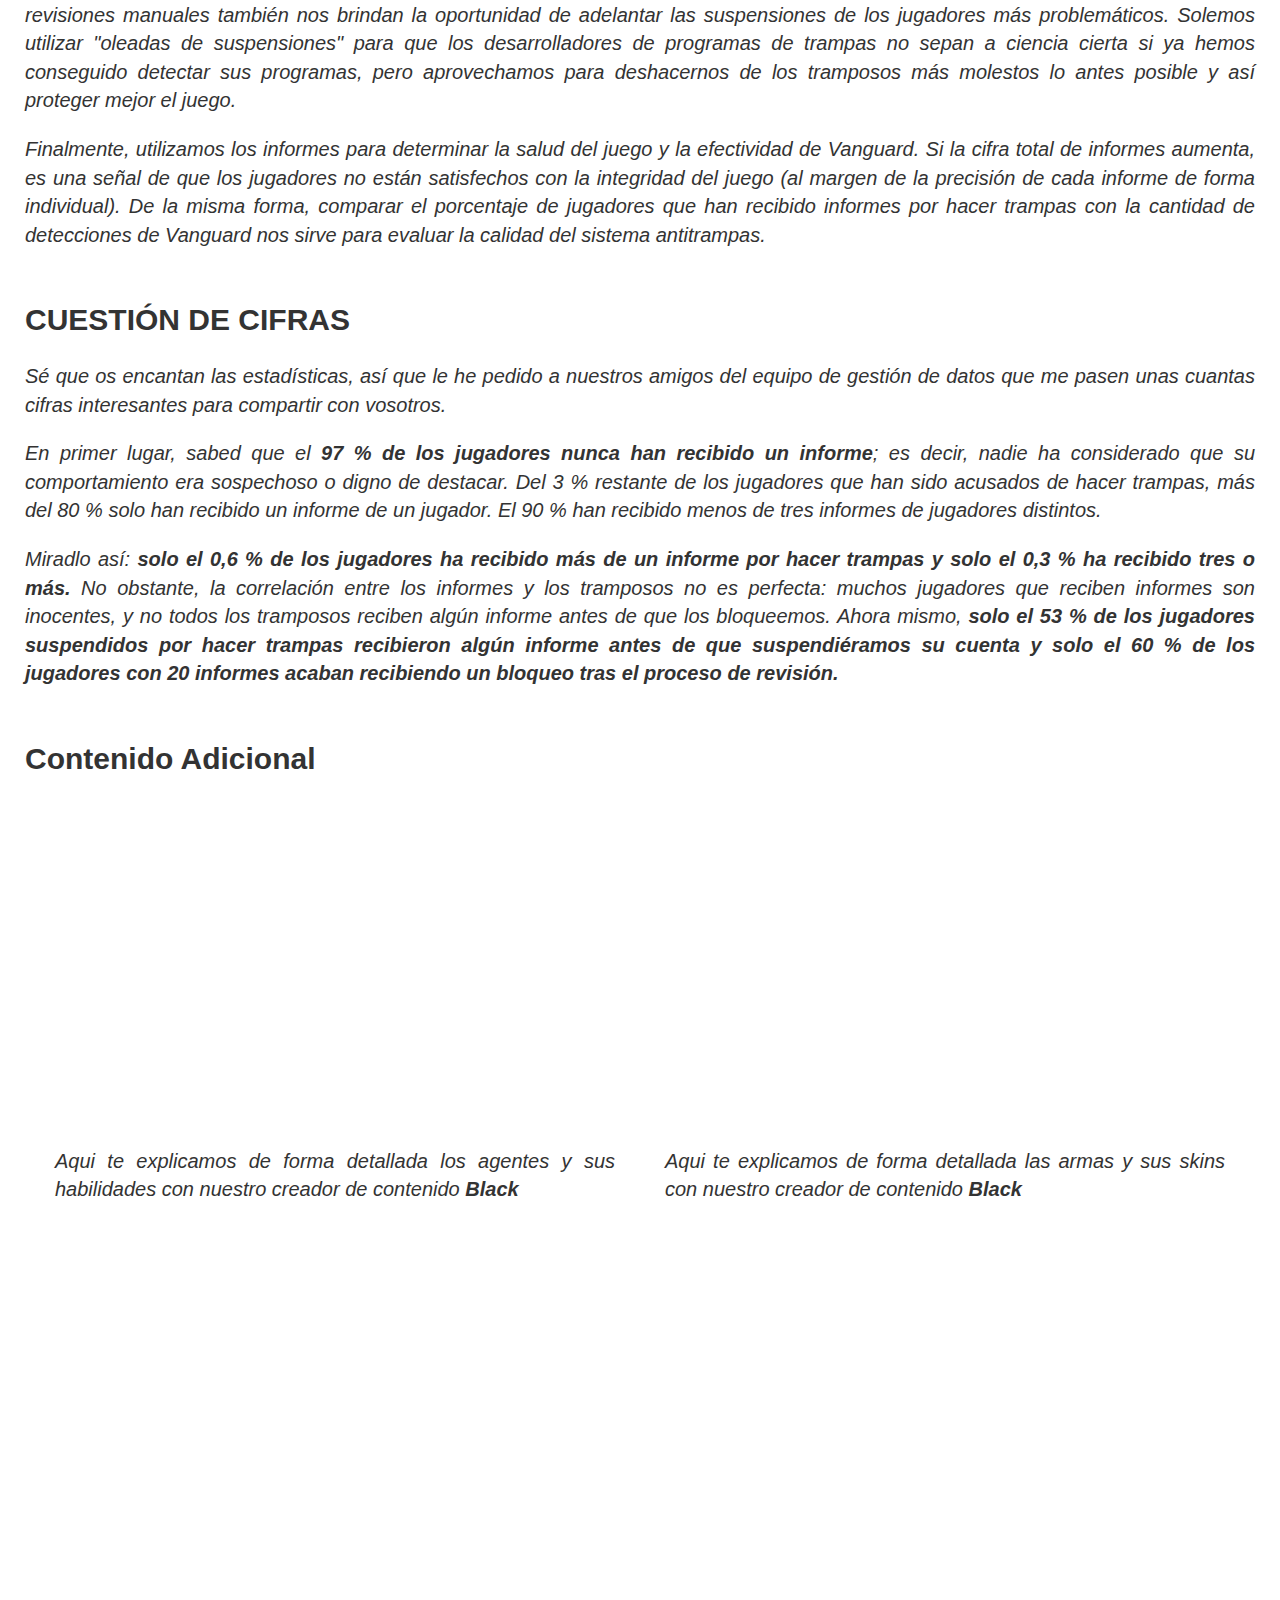
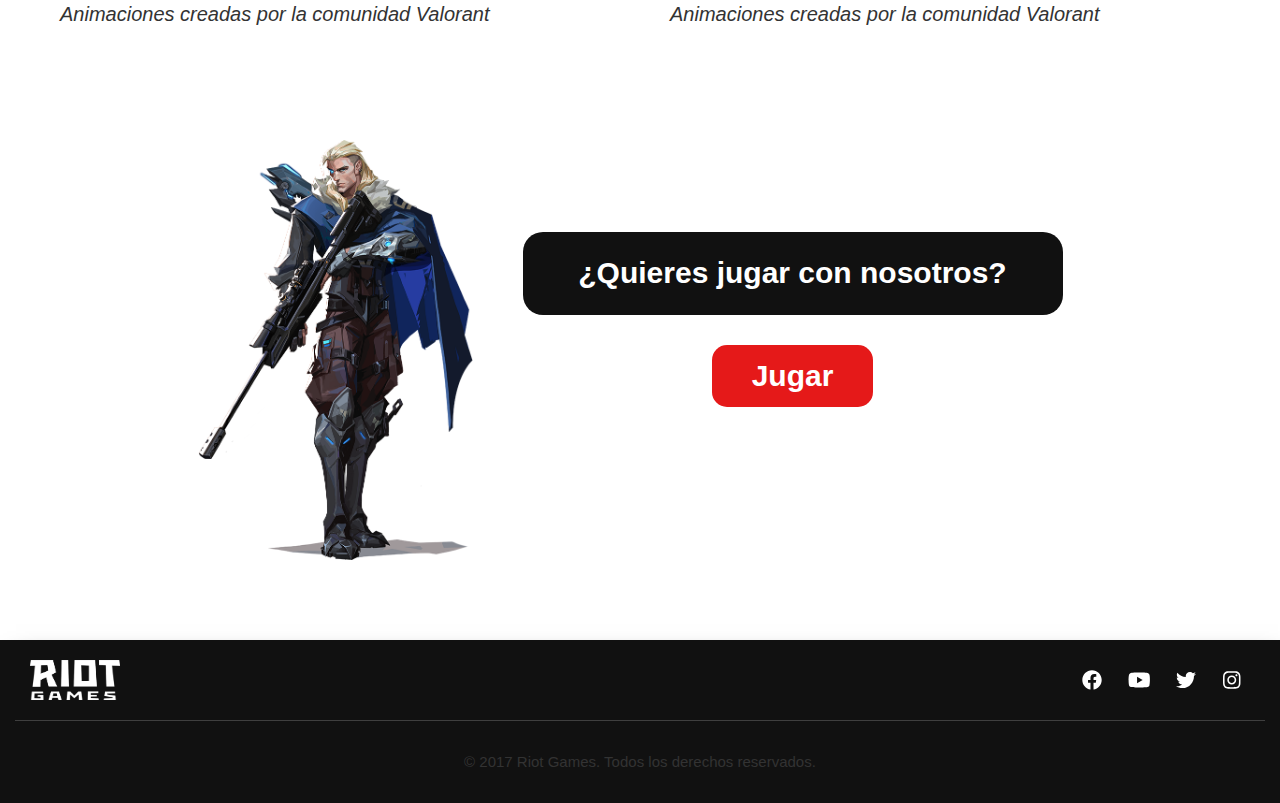
<file: valorant.html>
<!DOCTYPE html>
<html lang="en">

<head>
  <meta charset="UTF-8">
  <meta name="viewport" content="width=device-width, initial-scale=1.0">
  <link rel="stylesheet" href="css/styles.css">
  <link rel="stylesheet" href="assets/bootstrap-3.4.1-dist/css/bootstrap.min.css">
  <link rel="stylesheet" href="assets/fontawesome-free-5.13.0-web/css/all.min.css">
  <link rel="icon" href="assets/img/Favicon-Riot.png">
  <title>VALORANT</title>
</head>

<body>
  <header>
    <div class="d-flex jc-center bg-header">
      <div class="container-1360">
        <div class="col-md-4 pt-20 pb-20">
          <a href="index.html"><img src="assets/img/riot-logo.png" class="tm-riot" alt="riot"></a>
        </div>
      </div>
    </div>
  </header>

  <div id="text-content-uno" class="mt-40 mb-120 t-justify">
    <div class="d-flex jc-center back-hero">
      <div class="w-100 d-flex jc-center">
        <div class="container-1360 jc-center d-flex fl-colum">

          <div class="pt-20 col-md-12 d-flex jc-center align-center">
            <div class="col-md-10 jc-center d-flex">
              <img class="w-100" src="assets/img/valorantTi.png" alt="Riot">
            </div>
          </div>

          <div class="mt-95 px-10 fz-20 f-italic">
            Valorant es un videojuego de disparos en primera persona multijugador gratuito desarrollado y publicado por
            Riot Games.
            El juego se anunció por primera vez con el nombre en clave Project A en octubre de 2019. Fue lanzado para
            Microsoft
            Windows el 2 de junio de 2020. Tuvo una beta cerrada que fue lanzada el 7 de abril de 2020.
          </div>

          <div class="mt-50 px-10 fz-30 fw-bold text-left">
            DESAFIAD LOS LÍMITES
          </div>

          <div class="mt-20 px-10 fz-20 f-italic">
            VALORANT es el escenario competitivo global que buscáis. Se trata de un shooter táctico 5v5. Vuestra misión
            es colocar o
            desactivar la Spike en una serie de rondas en las que solo contaréis con una vida en cada una. La victoria
            se la lleva
            el primer equipo que gane 13 rondas. Aparte de las armas y las balas, tendréis a un agente con habilidades
            letales,
            adaptables y ágiles que os brindarán oportunidades para demostrar vuestro dominio de las armas.
            <br><br>
            La creatividad es el arma más poderosa.
          </div>


          <div class="col-md-12 d-flex jc-center">
            <div class=" col-md-10 col-xs-10 col-sm-10 mt-20 embed-responsive embed-responsive-16by9">
              <iframe class="embed-responsive-item"
                src="https://www.youtube.com/embed/59JolAwIizE?autoplay=0&fs=0&iv_load_policy=3&showinfo=0&rel=0&cc_load_policy=0&start=0&end=0&origin=https://youtubeembedcode.com"
                allowfullscreen></iframe>
            </div>
          </div>


          <div class="mt-50 px-10 fz-30 fw-bold text-left">
            Jugabilidad
          </div>

          <div class="mt-20 px-10 fz-20 f-italic">
            Valorant es un videojuego de disparos táctico en equipo y en primera persona ambientado en un futuro
            próximo.
            Los jugadores asumen el control de agentes, personajes que provienen de una gran cantidad de países y
            culturas de todo
            el mundo. En el modo de juego principal, los jugadores se unen al equipo atacante o defensor con cada equipo
            que tiene
            cinco jugadores. Los agentes tienen habilidades únicas y usan un sistema económico para comprar sus
            habilidades y armas.
            El videojuego tiene una variedad de armas que incluyen pistolas, subfusiles, escopetas, ametralladoras,
            fusiles de
            asalto y fusiles de francotirador.Cada arma tiene un patrón de retroceso que debe ser controlado por el
            jugador
            para poder disparar con precisión. El equipo atacante tiene una bomba, llamada Spike, que necesitan plantar
            en un sitio.
            Si el equipo atacante protege con éxito la Spike y detona, obtendrán un punto. Si el equipo defensor
            desactiva con éxito
            la Spike, o el temporizador de la ronda de 100 segundos expira, el equipo defensor obtiene un punto. Si se
            eliminan
            todos los miembros de un equipo, el equipo contrario gana un punto. Después de doce rondas, el equipo
            atacante cambia al
            equipo defensor y viceversa. El primer equipo en ganar al mejor de 24 rondas gana la partida.
          </div>

          <div class="mt-50 px-10 fz-30 fw-bold text-left">
            Mapas
          </div>

          <div id="carousel" class=" mt-30 carousel slide" data-ride="carousel">
            <ol class="carousel-indicators">
              <li data-target="#myCarousel" data-slide-to="0" class="active"></li>
              <li data-target="#myCarousel" data-slide-to="1"></li>
            </ol>
            <div class="carousel-inner">
              <div class="item active">
                <img src="assets/img/accent.png" alt="">
              </div>
              <div class="item">
                <img width="100%" src="assets/img/split.jpg" alt="">
              </div>
              <div class="item">
                <img width="100%" src="assets/img/haven.jpg" alt="">
              </div>
              <div class="item">
                <img width="100%" src="assets/img/bind.jpg" alt="">
              </div>
            </div>
            <a class="left carousel-control" href="#carousel" data-slide="prev">
              <span class="glyphicon glyphicon-chevron-left"></span>
              <span class="sr-only">Previous</span>
            </a>
            <a class="right carousel-control" href="#carousel" data-slide="next">
              <span class="glyphicon glyphicon-chevron-right"></span>
              <span class="sr-only">Next</span>
            </a>
          </div>

          <div class="mt-50 px-10 fz-30 fw-bold text-left">
            Ascent
          </div>

          <div class="mt-20 px-10 fz-20 f-italic">
            Un patio abierto para pequeños combates de posicionamiento y desgaste divide las dos ubicaciones de Ascent.
            Cada una de
            ellas puede fortificarse con unas puertas a prueba de bombas. Tendréis que destruirlas o buscar otro camino.
            La cuestión
            es no ceder ni un centímetro.
          </div>

          <div class="mt-50 px-10 fz-30 fw-bold text-left">
            Split
          </div>

          <div class="mt-20 px-10 fz-20 f-italic">
            Para llegar lejos, hay que ascender. Dos ubicaciones separadas por un centro elevado que dispone de dos
            zonas de
            cuerdas
            para facilitar el movimiento. Cada una de las ubicaciones cuenta con una gran torre esencial para hacerse
            con el
            control. No perdáis de vista estas zonas antes de que salten por los aires.
          </div>

          <div class="mt-50 px-10 fz-30 fw-bold text-left">
            Haven
          </div>

          <div class="mt-20 px-10 fz-20 f-italic">
            Bajo un monasterio olvidado, retumba el clamor de agentes rivales que luchan por controlar tres ubicaciones
            distintas.
            Hay más territorio que en otros mapas, pero los defensores pueden aprovecharlo para avanzar de forma
            agresiva y
            flanquear.
          </div>

          <div class="mt-50 px-10 fz-30 fw-bold text-left">
            Bind
          </div>

          <div class="mt-20 px-10 fz-20 f-italic">
            Dos ubicaciones sin zona central. Derecha o izquierda, ¿por cuál os decantaréis? Ambas disponen de caminos
            directos para
            los atacantes y dos teleportadores unidireccionales que facilitan los flanqueos.
          </div>


          <div class="pt-20 col-md-12 d-flex jc-center align-center">
            <div class="col-md-8 jc-center d-flex">
              <img class="w-100" src="assets/img/mapas.jpg" alt="nexo-rojo">
            </div>
          </div>

          <div class="mt-50 fz-30 px-10 fw-bold text-left">SISTEMA ANTITRAMPAS DE VALORANT: INFORMES DE TRAMPOSOS</div>

          <div class="mt-20 px-10 fz-20 f-italic">
            ¡Hola! Soy Paul "Arkem" Chamberlain, el jefe del equipo antitrampas de VALORANT, y vuelvo para explicaros
            brevemente la
            importancia de los informes de jugadores.
          </div>


          <div class="mt-20 fz-20 px-10 f-italic">
            Una de las herramientas más potentes en nuestra lucha contra los tramposos son vuestros informes. Los
            informes ofrecen a
            los jugadores la oportunidad de contarnos directamente qué actividades sospechosas han detectado en sus
            partidas. Al
            contrario que los sistemas automatizados de Vanguard (nuestro sistema antitrampas), los informes nos aportan
            una
            perspectiva humana de una dimensión que no conseguiríamos alcanzar con ningún otro método y nos permiten
            hacernos una
            idea general de la experiencia de todos nuestros jugadores en partida. <strong>Es muy importante que
              utilicéis la
              herramienta de
              informes en partida siempre que veáis algo sospechoso</strong>, pues esa es la mejor forma de mantener la
            justicia en
            el juego.
          </div>

          <div class="mt-20 px-10 fz-20 f-italic">
            Os prometo que al final de este artículo os daré unas cuantas cifras interesantes.
          </div>

          <div class="mt-50 fz-30 px-10 fw-bold text-left">EL CICLO DE VIDA DE LOS INFORMES</div>

          <div class="mt-20 fz-20 px-10 f-italic">
            Los informes forman parte de muchos de los procesos tanto automatizados como manuales de nuestro equipo. En
            lo que
            respecta a las cuestiones automatizadas, Vanguard se sirve de ellos para decidir si es necesario examinar a
            un jugador
            en concreto más de cerca (por ejemplo, haciendo un análisis más a conciencia de su integridad en partida).
            Además,
            Vanguard también contempla el número de informes (en concreto, los que pertenecen a jugadores distintos y la
            cantidad de
            partidas en las que se informa sobre cierto jugador) para determinar el nivel de confianza que deposita en
            sus
            hallazgos. Eso nos ayuda a bloquear a los jugadores más rápido y, en muchas ocasiones, sin necesidad de
            revisar el caso
            manualmente.
          </div>

          <div class="mt-20 fz-20 px-10 f-italic">
            Además, nuestros analistas antitrampas también usan los informes para encaminar el proceso de revisiones
            manuales. Todos
            los días, los analistas (a veces yo también hago esta parte) revisan a los jugadores sospechosos, y suelen
            empezar por
            los que más informes hayan recibido. Estas revisiones manuales nos ayudan a dar con trampas que no se
            detectan de forma
            automática, y luego empleamos esta información para mejorar la detección automática y la administración de
            suspensiones
            de Vanguard de cara al futuro. Además, las revisiones manuales también nos brindan la oportunidad de
            adelantar las
            suspensiones de los jugadores más problemáticos. Solemos utilizar "oleadas de suspensiones" para que los
            desarrolladores
            de programas de trampas no sepan a ciencia cierta si ya hemos conseguido detectar sus programas, pero
            aprovechamos para
            deshacernos de los tramposos más molestos lo antes posible y así proteger mejor el juego.
          </div>

          <div class="mt-20 fz-20 px-10 f-italic">
            Finalmente, utilizamos los informes para determinar la salud del juego y la efectividad de Vanguard. Si la
            cifra total
            de informes aumenta, es una señal de que los jugadores no están satisfechos con la integridad del juego (al
            margen de la
            precisión de cada informe de forma individual). De la misma forma, comparar el porcentaje de jugadores que
            han recibido
            informes por hacer trampas con la cantidad de detecciones de Vanguard nos sirve para evaluar la calidad del
            sistema
            antitrampas.
          </div>

          <div class="mt-50 fz-30 px-10 fw-bold text-left">CUESTIÓN DE CIFRAS</div>


          <div class="mt-20 fz-20 px-10 f-italic">
            Sé que os encantan las estadísticas, así que le he pedido a nuestros amigos del equipo de gestión de datos
            que me pasen
            unas cuantas cifras interesantes para compartir con vosotros.
          </div>

          <div class="mt-20 fz-20 px-10 f-italic">
            En primer lugar, sabed que el <strong>97 % de los jugadores nunca han recibido un informe</strong>; es
            decir, nadie ha considerado que su
            comportamiento era sospechoso o digno de destacar. Del 3 % restante de los jugadores que han sido acusados
            de hacer
            trampas, más del 80 % solo han recibido un informe de un jugador. El 90 % han recibido menos de tres
            informes de
            jugadores distintos.
          </div>

          <div class="mt-20 fz-20 px-10 f-italic">
            Miradlo así: <strong>solo el 0,6 % de los jugadores ha recibido más de un informe por hacer trampas y solo
              el 0,3 % ha recibido
              tres o más.</strong> No obstante, la correlación entre los informes y los tramposos no es perfecta: muchos
            jugadores que reciben
            informes son inocentes, y no todos los tramposos reciben algún informe antes de que los bloqueemos. Ahora
            mismo, <strong>solo el
              53 % de los jugadores suspendidos por hacer trampas recibieron algún informe antes de que suspendiéramos
              su
              cuenta y
              solo el 60 % de los jugadores con 20 informes acaban recibiendo un bloqueo tras el proceso de
              revisión.</strong>
          </div>

          <div class="mt-50 fz-30 px-10 fw-bold text-left">Contenido Adicional</div>

          <div class="col-md-12 mb-30">
            <div class="col-md-6">
              <div class=" mt-20 embed-responsive embed-responsive-16by9">
                <iframe class="embed-responsive-item"
                  src="https://www.youtube.com/embed/u3VQ_Osg5wQ?autoplay=0&fs=0&iv_load_policy=3&showinfo=0&rel=0&cc_load_policy=0&start=0&end=0&origin=https://youtubeembedcode.com"
                  allowfullscreen></iframe>
              </div>
              <div class="mt-20 px-10 fz-20 f-italic">
                Aqui te explicamos de forma detallada los agentes y sus habilidades con nuestro creador de contenido
                <strong>Black</strong>
              </div>
            </div>

            <div class="col-md-6">
              <div class="mt-20 embed-responsive embed-responsive-16by9">
                <iframe class="embed-responsive-item"
                  src="https://www.youtube.com/embed/MFIfMHJZKd8?autoplay=0&fs=0&iv_load_policy=3&showinfo=0&rel=0&cc_load_policy=0&start=0&end=0&origin=https://youtubeembedcode.com"
                  allowfullscreen></iframe>
              </div>
              <div class="mt-20 px-10 fz-20 f-italic">
                Aqui te explicamos de forma detallada las armas y sus skins con nuestro creador de contenido
                <strong>Black</strong>
              </div>
            </div>
          </div>

          <div class="col-md-12 mb-80">
            <div class="col-md-6">
              <div class=" col-md-12 mt-20 embed-responsive embed-responsive-16by9">
                <iframe class="embed-responsive-item"
                  src="https://www.youtube.com/embed/ZK-BxlCluO8?autoplay=0&fs=0&iv_load_policy=3&showinfo=0&rel=0&cc_load_policy=0&start=0&end=0&origin=https://youtubeembedcode.com"
                  allowfullscreen></iframe>
              </div>
              <div class="mt-20 px-10 fz-20 f-italic col-md-12">
                Animaciones creadas por la comunidad Valorant
              </div>
            </div>

            <div class="col-md-6">
              <div class=" col-md-12 mt-20 embed-responsive embed-responsive-16by9">
                <iframe class="embed-responsive-item"
                  src="https://www.youtube.com/embed/Jguge7AGUEU?autoplay=0&fs=0&iv_load_policy=3&showinfo=0&rel=0&cc_load_policy=0&start=0&end=0&origin=https://youtubeembedcode.com"
                  allowfullscreen></iframe>
              </div>
              <div class="mt-20 px-10 fz-20 f-italic col-md-12">
                Animaciones creadas por la comunidad Valorant
              </div>
            </div>
          </div>
        </div>
      </div>
    </div>

    <div id="Valorant" class="d-flex mb-80 jc-center">
      <div class="container-1360">
        <div class="col-md-12">
          <div class="row-a jc-center align-center d-flex mt-30">
            <div class="col-md-3 col-sm-4">
              <img src="assets/img/sova.png" class="sova w-100" alt="">
            </div>
            <div class="col-md-6 col-sm-6">
              <div class="fz-30 fw-bold text-center white bg-league">¿Quieres jugar con nosotros?</div>
              <div class="fz-25 mmt-30 jc-center d-flex">
                <a href="https://auth.riotgames.com/login#client_id=play-valorant-web-prod&nonce=MzUsMjAyLDYsODcs&prompt=login&redirect_uri=https%3A%2F%2Fplayvalorant.com%2Fopt_in&response_type=token%20id_token&scope=account%20openid&state=bG9naW4%3D&ui_locales=es"
                  target="_blank"><button class="btn-league fz-30 mb-30">Jugar</button></a>
              </div>
            </div>
          </div>
        </div>
      </div>
    </div>
    <!-- Footer -->
    <footer class="box-shadow">
      <div class="d-flex jc-center bg-header">
        <div class="container-1360">

          <div class="d-flex jc-between align-center borde-footer mb-30">


            <div class="col-md-4 pt-20 pb-20">
              <img src="assets/img/riot-logo.png" class="tm-riot" alt="riot">
            </div>


            <div class="col-md-2 d-flex container-479 jc-between">
              <div class="px-10">
                <a class="d-flex jc-center " href="https://www.facebook.com/RiotGames/" target="_blank">
                  <i class="fab fa-facebook fz-20 colr_white"></i>
                </a>
              </div>
              <div class="px-10">
                <a class="d-flex jc-center" href="https://www.youtube.com/channel/UCJEGvSZnQ1pkVfHO8s5G8hA"
                  target="_blank">
                  <i class="fab fa-youtube fz-20 colr_white"></i>
                </a>
              </div>
              <div class="px-10">
                <a class="d-flex jc-center" href="https://twitter.com/riotgames" target="_blank">
                  <i class="fab fa-twitter fz-20 colr_white"></i>
                </a>
              </div>
              <div class="px-10">
                <a class="d-flex jc-center" href="https://www.instagram.com/riotgames/" target="_blank">
                  <i class="fab fa-instagram fz-20 colr_white"></i>
                </a>
              </div>
            </div>

          </div>

          <div class="d-flex jc-center">
            <div class="fz-15 mb-30 text-center">
              © 2017 Riot Games. Todos los derechos reservados.
            </div>
          </div>



        </div>
      </div>
      <script src="assets/js/jquery-3.5.1.min.js"></script>
      <script src="assets/bootstrap-3.4.1-dist/js/bootstrap.min.js"></script>
      <script src="assets/fontawesome-free-5.13.0-web/js/all.min.js"></script>
    </footer>

</body>

</html>
</file>
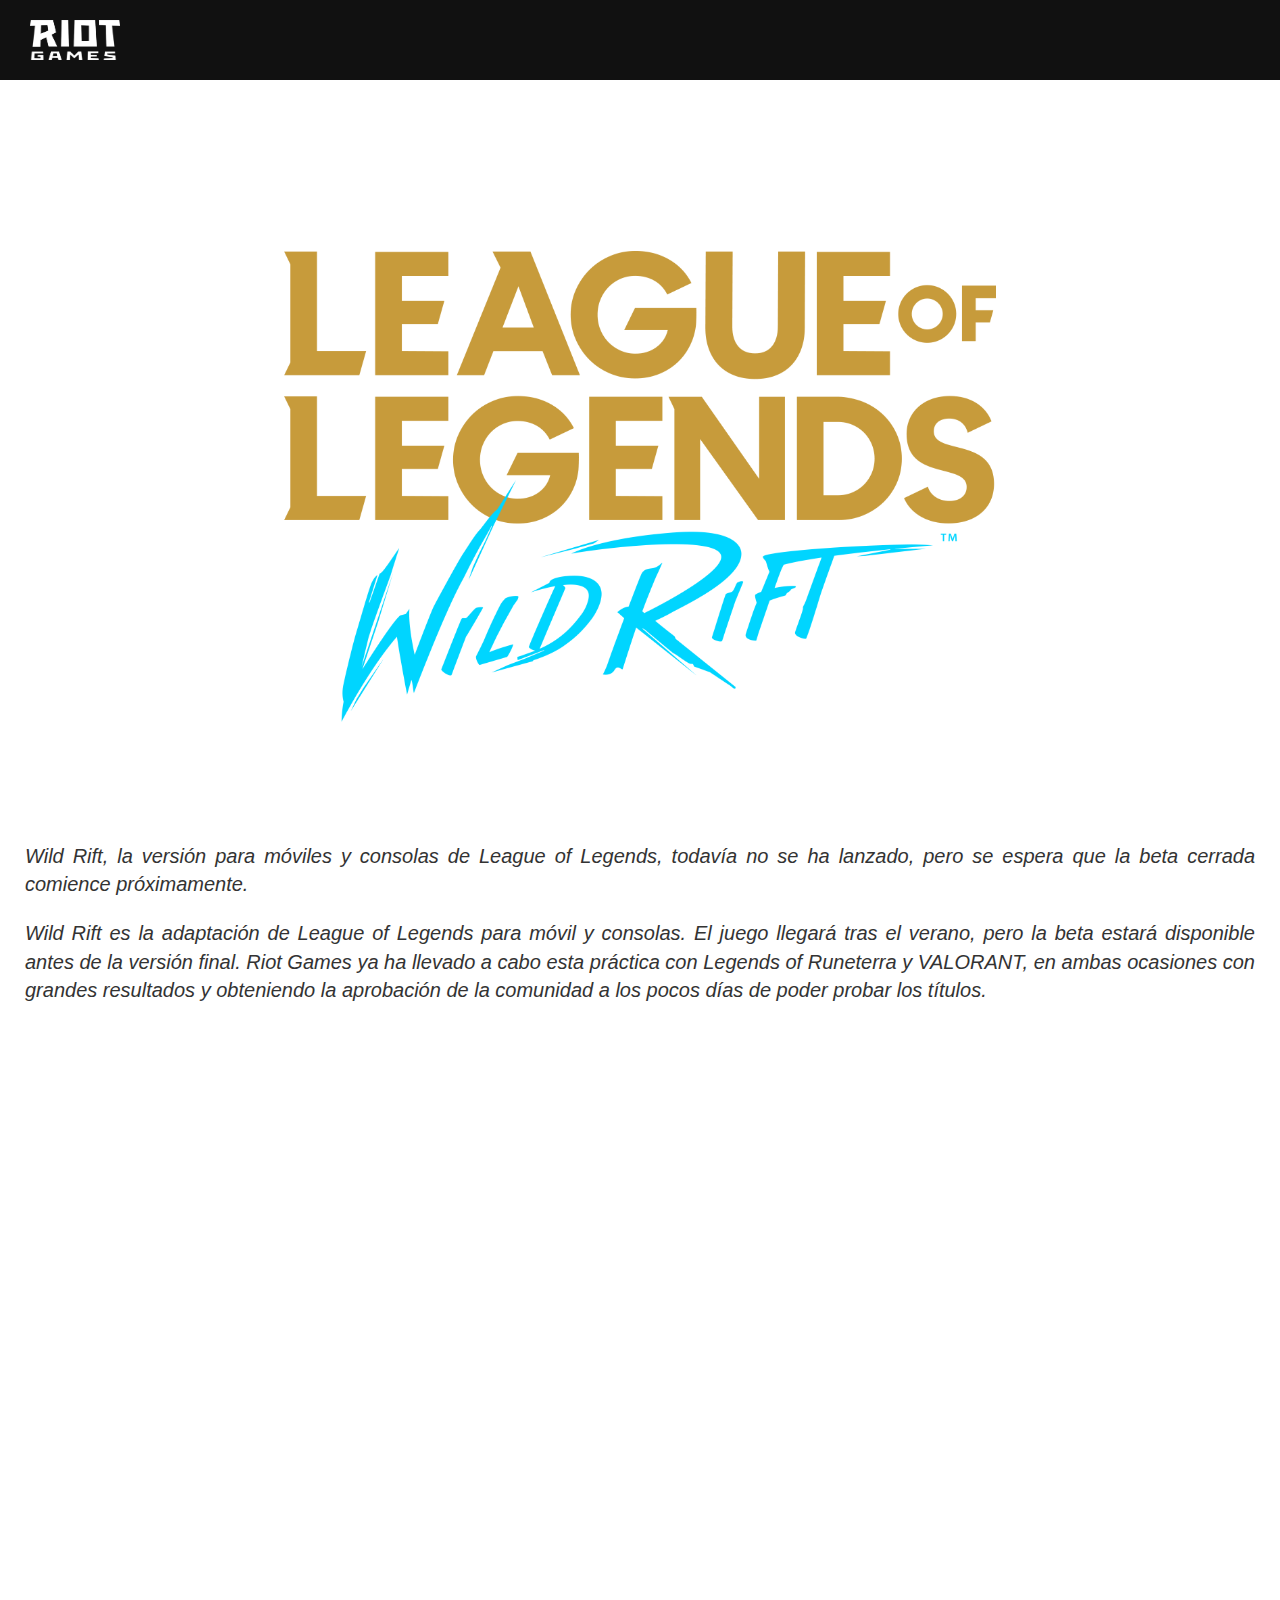
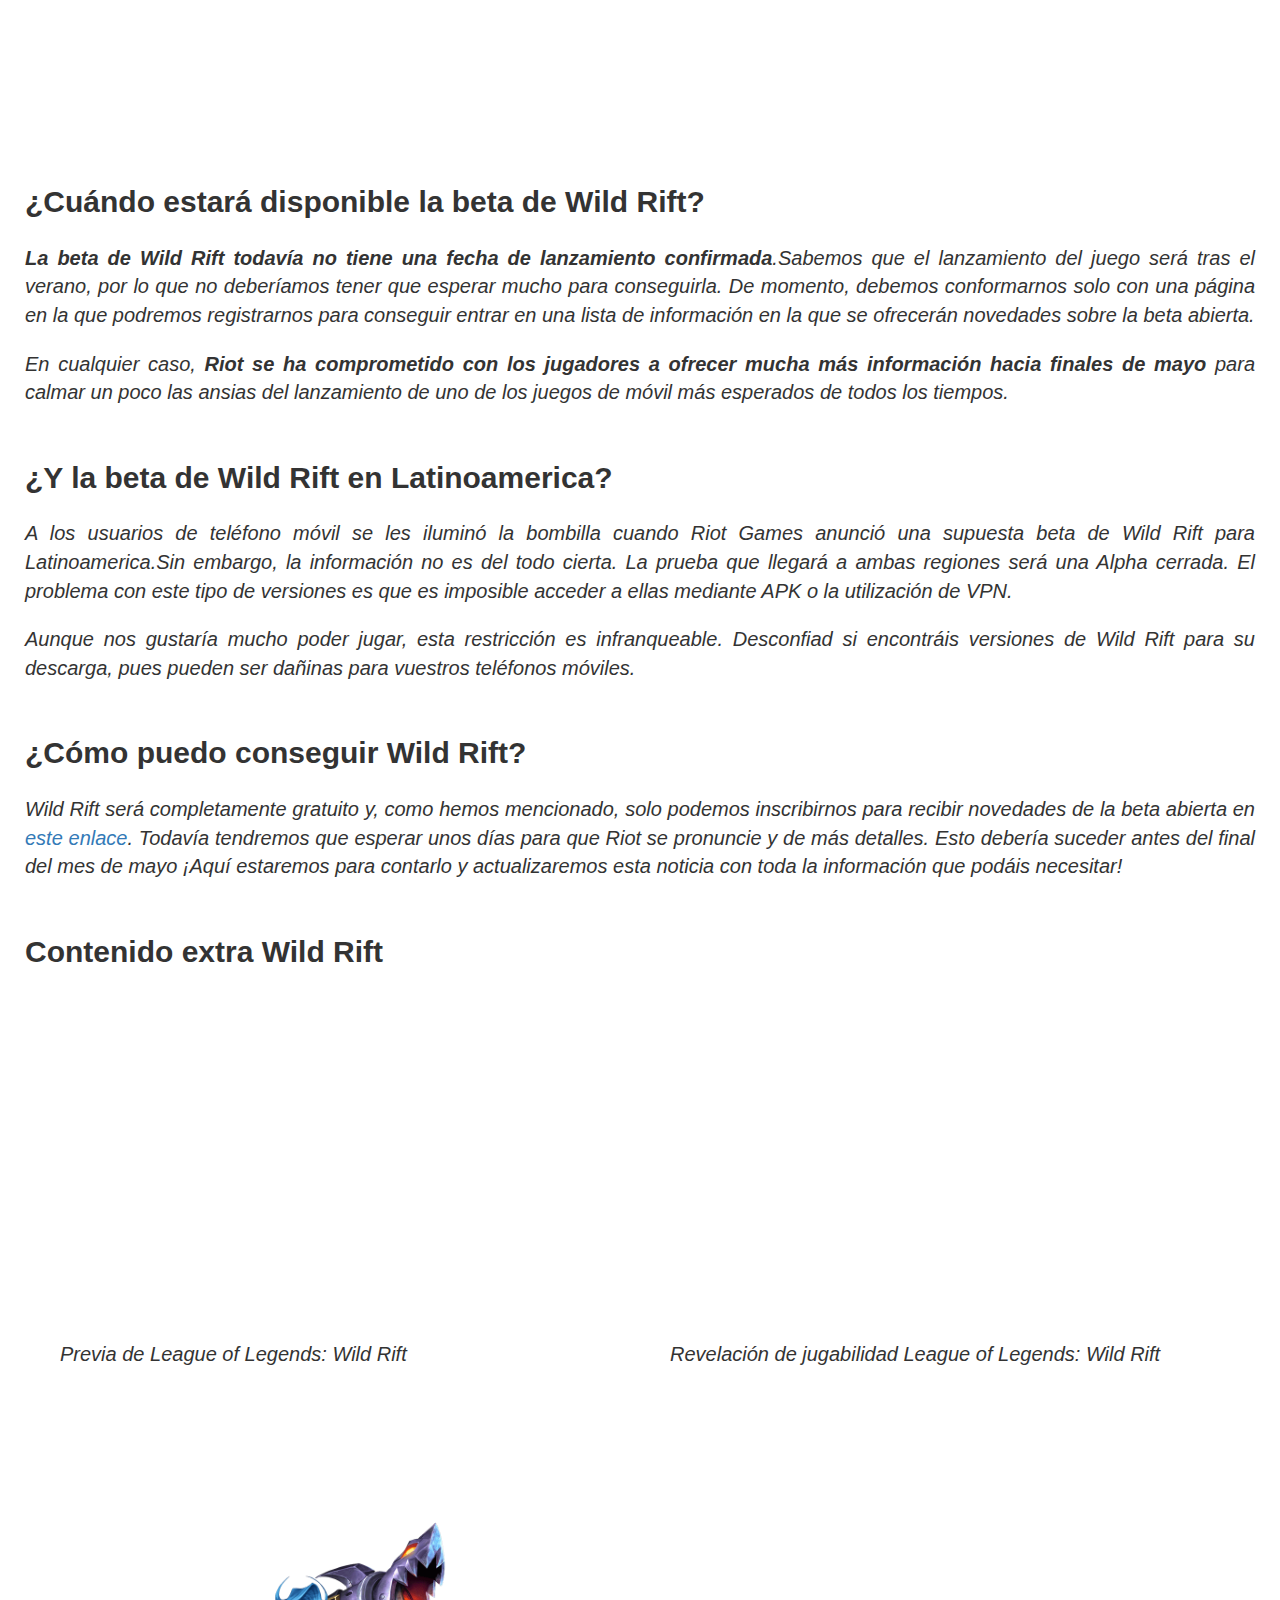
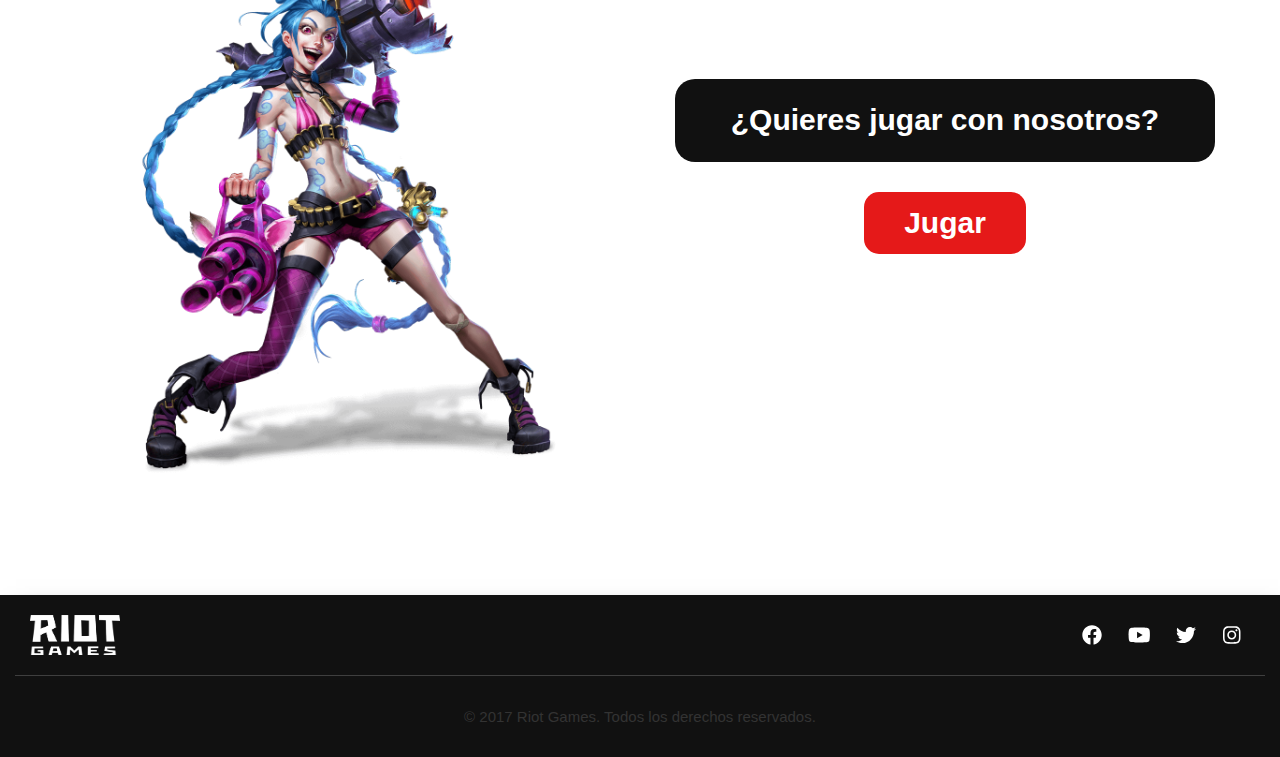
<file: wildrift.html>
<!DOCTYPE html>
<html lang="en">

<head>
  <meta charset="UTF-8">
  <meta name="viewport" content="width=device-width, initial-scale=1.0">
  <link rel="stylesheet" href="css/styles.css">
  <link rel="stylesheet" href="assets/bootstrap-3.4.1-dist/css/bootstrap.min.css">
  <link rel="stylesheet" href="assets/fontawesome-free-5.13.0-web/css/all.min.css">
  <link rel="icon" href="assets/img/Favicon-Riot.png">
  <title>LEAGUE OF LEGENDS WILD RIFT</title>
</head>

<body>
  <header>
    <div class="d-flex jc-center bg-header">
      <div class="container-1360">
        <div class="col-md-4 pt-20 pb-20">
          <a href="index.html"><img src="assets/img/riot-logo.png" class="tm-riot" alt="riot"></a>
        </div>
      </div>
    </div>
  </header>

  <div id="text-content-uno" class="mt-40 mb-120 t-justify">
    <div class="d-flex jc-center back-hero">
      <div class="w-100 d-flex jc-center">
        <div class="container-1360 jc-center d-flex fl-colum">

          <div class="pt-20 col-md-12 d-flex jc-center align-center">
            <div class="col-md-10 jc-center d-flex">
              <img class="w-100" src="assets/img/wildTi.png" alt="Riot">
            </div>
          </div>

          <div class="mt-50 px-10 fz-20 f-italic">
            Wild Rift, la versión para móviles y consolas de League of Legends, todavía no se ha lanzado, pero se espera
            que la beta
            cerrada comience próximamente.
          </div>

          <div class="mt-20 px-10 fz-20 f-italic">
            Wild Rift es la adaptación de League of Legends para móvil y consolas. El juego llegará tras el verano, pero
            la beta
            estará disponible antes de la versión final. Riot Games ya ha llevado a cabo esta práctica con Legends of
            Runeterra y
            VALORANT, en ambas ocasiones con grandes resultados y obteniendo la aprobación de la comunidad a los pocos
            días de poder
            probar los títulos.
          </div>

          <div class="mt-20 col-md-12 d-flex jc-center">
            <div class=" col-md-10 col-xs-10 col-sm-10 mt-20 embed-responsive embed-responsive-16by9">
              <iframe class="embed-responsive-item"
                src="https://www.youtube.com/embed/XKCjRWpfkC8?autoplay=0&fs=0&iv_load_policy=3&showinfo=0&rel=0&cc_load_policy=0&start=0&end=0&origin=https://youtubeembedcode.com"
                allowfullscreen></iframe>
            </div>
          </div>

          <div class="mt-50 px-10 fz-30 fw-bold text-left">
            ¿Cuándo estará disponible la beta de Wild Rift?
          </div>

          <div class="mt-20 px-10 fz-20 f-italic">
            <strong>La beta de Wild Rift todavía no tiene una fecha de lanzamiento confirmada</strong>.Sabemos que el
            lanzamiento del juego será
            tras el verano, por lo que no deberíamos tener que esperar mucho para conseguirla. De momento, debemos
            conformarnos solo
            con una página en la que podremos registrarnos para conseguir entrar en una lista de información en la que
            se ofrecerán
            novedades sobre la beta abierta.
          </div>

          <div class="mt-20 px-10 fz-20 f-italic">
            En cualquier caso,<strong> Riot se ha comprometido con los jugadores a ofrecer mucha más información hacia
              finales de mayo</strong> para
            calmar un poco las ansias del lanzamiento de uno de los juegos de móvil más esperados de todos los tiempos.
          </div>

          <div class="mt-50 px-10 fz-30 fw-bold text-left">
            ¿Y la beta de Wild Rift en Latinoamerica?
          </div>

          <div class="mt-20 px-10 fz-20 f-italic">
            A los usuarios de teléfono móvil se les iluminó la bombilla cuando Riot Games anunció una supuesta beta de
            Wild Rift
            para Latinoamerica.Sin embargo, la información no es del todo cierta. La prueba que llegará a ambas
            regiones será
            una Alpha cerrada. El problema con este tipo de versiones es que es imposible acceder a ellas mediante APK o
            la
            utilización de VPN.
          </div>

          <div class="mt-20 px-10 fz-20 f-italic">
            Aunque nos gustaría mucho poder jugar, esta restricción es infranqueable. Desconfiad si encontráis versiones
            de Wild
            Rift para su descarga, pues pueden ser dañinas para vuestros teléfonos móviles.
          </div>


          <div class="mt-50 px-10 fz-30 fw-bold text-left">
            ¿Cómo puedo conseguir Wild Rift?
          </div>

          <div class="mt-20 px-10 fz-20 f-italic">
            Wild Rift será completamente gratuito y, como hemos mencionado, solo podemos inscribirnos para recibir
            novedades de la
            beta abierta en <a href="https://wildrift.leagueoflegends.com/es-es/">este enlace</a>. Todavía tendremos que
            esperar unos días para que Riot se pronuncie y de más detalles. Esto
            debería suceder antes del final del mes de mayo ¡Aquí estaremos para contarlo y actualizaremos esta noticia
            con toda la
            información que podáis necesitar!
          </div>

          <div class="mt-50 px-10 fz-30 fw-bold text-left">
            Contenido extra Wild Rift
          </div>

          <div class="col-md-12 mb-80">
            <div class="col-md-6">
              <div class=" col-md-12 mt-20 embed-responsive embed-responsive-16by9">
                <iframe class="embed-responsive-item"
                  src="https://www.youtube.com/embed/fS12KkDn-0k?autoplay=0&fs=0&iv_load_policy=3&showinfo=0&rel=0&cc_load_policy=0&start=0&end=0&origin=https://youtubeembedcode.com"
                  allowfullscreen></iframe>
              </div>
              <div class="mt-20 px-10 fz-20 f-italic col-md-12">
                Previa de League of Legends: Wild Rift
              </div>
            </div>

            <div class="col-md-6">
              <div class=" col-md-12 mt-20 embed-responsive embed-responsive-16by9">
                <iframe class="embed-responsive-item"
                  src="https://www.youtube.com/embed/x8u4Kq-LpJs?autoplay=0&fs=0&iv_load_policy=3&showinfo=0&rel=0&cc_load_policy=0&start=0&end=0&origin=https://youtubeembedcode.com"
                  allowfullscreen></iframe>
              </div>
              <div class="mt-20 px-10 fz-20 f-italic col-md-12">
                Revelación de jugabilidad League of Legends: Wild Rift
              </div>
            </div>
          </div>


        </div>
      </div>
    </div>
  </div>

  <div id="leagueoflegends" class="d-flex mb-80 jc-center">
    <div class="container-1360">
      <div class="col-md-12">
        <div class="row-a jc-center align-center d-flex mt-30">
          <div class="col-md-6 col-sm-4">
            <img src="assets/img/marksman-b339ed8fd7e04ff2c3fca022c5d299fb.png" class="w-100" alt="">
          </div>
          <div class="col-md-6 col-sm-6">
            <div class="fz-30 fw-bold text-center white bg-league">¿Quieres jugar con nosotros?</div>
            <div class="fz-25 mmt-30 jc-center d-flex">
              <a href="https://wildrift.leagueoflegends.com/es-mx/" target="_blank"><button
                  class="btn-league fz-30 mb-30">Jugar</button></a>
            </div>
          </div>
        </div>
      </div>
    </div>
  </div>
  <!-- Footer -->
  <footer class="box-shadow">
    <div class="d-flex jc-center bg-header">
      <div class="container-1360">

        <div class="d-flex jc-between align-center borde-footer mb-30">


          <div class="col-md-4 pt-20 pb-20">
            <img src="assets/img/riot-logo.png" class="tm-riot" alt="riot">
          </div>


          <div class="col-md-2 d-flex container-479 jc-between">
            <div class="px-10">
              <a class="d-flex jc-center " href="https://www.facebook.com/RiotGames/" target="_blank">
                <i class="fab fa-facebook fz-20 colr_white"></i>
              </a>
            </div>
            <div class="px-10">
              <a class="d-flex jc-center" href="https://www.youtube.com/channel/UCJEGvSZnQ1pkVfHO8s5G8hA"
                target="_blank">
                <i class="fab fa-youtube fz-20 colr_white"></i>
              </a>
            </div>
            <div class="px-10">
              <a class="d-flex jc-center" href="https://twitter.com/riotgames" target="_blank">
                <i class="fab fa-twitter fz-20 colr_white"></i>
              </a>
            </div>
            <div class="px-10">
              <a class="d-flex jc-center" href="https://www.instagram.com/riotgames/" target="_blank">
                <i class="fab fa-instagram fz-20 colr_white"></i>
              </a>
            </div>
          </div>

        </div>

        <div class="d-flex jc-center">
          <div class="fz-15 mb-30 text-center">
            © 2017 Riot Games. Todos los derechos reservados.
          </div>
        </div>



      </div>
    </div>
    <script src="assets/js/jquery-3.5.1.min.js"></script>
    <script src="assets/bootstrap-3.4.1-dist/js/bootstrap.min.js"></script>
    <script src="assets/fontawesome-free-5.13.0-web/js/all.min.js"></script>
  </footer>

</body>

</html>
</file>
<file: css/styles.css>
button,
input,
select {
  outline: none !important;
}

body {
  font-family: "Kumbh Sans", sans-serif;
}

.fl-colum {
  flex-direction: column;
}

.colr_white {
  color: white !important;
}

.colr_white:hover {
  color: #dcba58 !important;
}

a {
  color: white;
}

a:hover {
  color: #dcba58;
}

.overflow-hidden {
  overflow: hidden;
}

.btn-desarr:hover {
  background-color: rgb(65, 241, 65);
  transform: scale(1.05);
}

.btn-league:hover {
  background-color: #fe0000;
  transform: scale(1.05);
}

.hover-cont:hover {
  transform: scale(1.1);
  background-color: #29292969 !important;
}

.row-a {
  display: -ms-flexbox;
  display: flex;
  -ms-flex-wrap: wrap;
  flex-wrap: wrap;
}

.box-shadow {
  box-shadow: 7px 14px 26px -9px black;
}

.white {
  color: white;
}

.negro {
  color: #111111;
}

.bg-header {
  background-color: #111111;
}

.blu-lite {
  color: #00bcd4;
}

.bg-white {
  background-color: #ffffff;
}

.bg-floralwhite {
  background-color: floralwhite;
}

.bg-gray {
  background-color: #f4f0ef;
}

.f-colum {
  flex-direction: column;
}

.d-flex {
  display: flex;
}

.d-block {
  display: block;
}

.jc-center {
  justify-content: center;
}

.jc-end {
  justify-content: flex-end;
}

.jc-between {
  justify-content: space-between;
}

.jc-around {
  justify-content: space-around;
}

.align-center {
  align-items: center;
}

.t-justify {
  text-align: justify;
}

.pt-20 {
  padding-top: 20px;
}

.pb-20 {
  padding-bottom: 20px;
}

.pt-30 {
  padding-top: 30px;
}

.pb-30 {
  padding-bottom: 30px;
}

.pt-40 {
  padding-top: 40px;
}

.pb-40 {
  padding-bottom: 40px;
}

.pt-50 {
  padding-top: 50px;
}

.pb-50 {
  padding-bottom: 50px;
}

.pb-5 {
  padding-bottom: 5px;
}

.px-20 {
  padding-left: 20px;
  padding-right: 20px;
}

.py-20 {
  padding-top: 20px;
  padding-bottom: 20px;
}

.px-10 {
  padding-left: 10px;
  padding-right: 10px;
}

.py-10 {
  padding-top: 10px;
  padding-bottom: 10px;
}

.mt-5 {
  margin-top: 5px;
}

.mb-5 {
  margin-bottom: 5px;
}

.mx-8 {
  margin-left: 8px;
  margin-right: 8px;
}

.mt-10 {
  margin-top: 10px;
}

.mb-10 {
  margin-bottom: 10px;
}

.mb-80 {
  margin-bottom: 80px;
}

.mb-20 {
  margin-bottom: 20px;
}

.w-100 {
  width: 100%;
}

.mt-30 {
  margin-top: 30px;
}

.mb-30 {
  margin-bottom: 30px;
}

.mx-10 {
  margin-left: 10px;
  margin-right: 10px;
}

.my-10 {
  margin-top: 10px;
  margin-bottom: 10px;
}

.f-italic {
  font-style: italic !important;
}

.mt-5 {
  margin-top: 5px;
}

.mt-20 {
  margin-top: 20px;
}

.mt-25 {
  margin-top: 25px;
}

.mt-27 {
  margin-top: 27px;
}

.mt-30 {
  margin-top: 30px;
}

.mt-50 {
  margin-top: 50px;
}

.mt-15 {
  margin-top: 15px;
}

.mt-10 {
  margin-top: 10px;
}

.mt-40 {
  margin-top: 40px;
}

.mt-250 {
  margin-top: 250px;
}

.mt-95 {
  margin-top: 95px;
}

.fw-bold {
  font-weight: bold;
}

.fz-12 {
  font-size: 12px;
}

.fz-15 {
  font-size: 15px;
}

.fz-20 {
  font-size: 20px;
}

.fz-25 {
  font-size: 25px;
}

.fz-30 {
  font-size: 30px;
}

.fz-40 {
  font-size: 40px;
}

.fz-50 {
  font-size: 50px;
}

.fz-70 {
  font-size: 70px;
}

.fz-80 {
  font-size: 80px;
}

.btn-sutmib {
  padding: 12px 33px;
  border: none;
  background-color: #0090b0;
  font-size: 15px;
  font-weight: bold;
  color: #ffffff;
  border-radius: 8px;
}

.btn-sutmib:hover {
  background-color: #23a1bd;
  transform: scale(1.1);
}

.tm-riot {
  width: 90px;
  height: 40px;
}

.h-600 {
  height: 600px;
}

.bg-desarr {
  background-color: #dcba58;
  border-radius: 4%;
  padding: 20px;
  margin: 0 20px;
}

.bg-league {
  background-color: #111111;
  border-radius: 20px;
  padding: 20px;
  margin: 0 20px;
}

.btn-league {
  padding: 10px 40px;
  border: none;
  border-radius: 15px;
  color: white;
  font-weight: bold;
  background-color: #e51919;
}

.btn-desarr {
  padding: 10px 40px;
  border: none;
  border-radius: 15px;
  color: white;
  font-weight: bold;
  background-color: rgb(13, 216, 13);
}

.bord-botton {
  border-bottom: 9px solid #111111;
}

.bg-negro {
  background-image: url(../assets/img/negro.jpg);
  background-size: cover;
}

.bradius-15 {
  border-radius: 15px;
}

.borde-footer {
  border-bottom: 1px solid rgb(63, 63, 63);
}

.glyphicon {
  font-size: 50px;
}

.responsive-width {
  font-size: 3vw;
}

/*---------------------------container -------------------*/

@media (min-width: 1201px) {
  .container-1360 {
    width: 1330px !important;
    width: 100%;
    padding-right: 15px;
    padding-left: 15px;
    margin-right: auto;
    margin-left: auto;
  }
}

@media (max-width: 1200px) {
  .container-1360 {
    width: 1170px;
  }
}

@media (max-width: 992px) {
  .container-1360 {
    width: 970px;
  }
}

@media (max-width: 768px) {
  .container-1360 {
    width: 750px;
  }
}

/* 
.container-1360 {
  max-width: 600px;
  width: 100%;

} */

/* ------------------------------------------- */

@media (max-width: 425px) {
  body #full-screen {
    margin-top: 80px;
    margin-bottom: 150px;
  }
}

@media (max-width: 569px) {
  body #full-screen {
    margin-top: 80px;
    margin-bottom: 180px;
  }
}

@media (max-width: 769px) {
  div #btn-play {
    padding-top: 8px;
    padding-bottom: 8px;
    padding-left: 10px;
    padding-right: 10px;
    font-size: medium;
  }
}

@media (max-width: 425px) {
  div #btn-play {
    padding-top: 6px;
    padding-bottom: 6px;
    padding-left: 8px;
    padding-right: 8px;
    font-size: small;
  }
}

@media (max-width: 1440px) {
  .fz-70 {
    font-size: 43px;
  }

  .fz-40 {
    font-size: 35px !important;
  }

  #akali .fz-30 {
    font-size: 25px;
  }

  #leagueOfLegends .fz-30 {
    font-size: 25px;
  }

  .py-20 {
    padding-top: 15px;
    padding-bottom: 15px;
  }

  .px-20 {
    padding-left: 15px;
    padding-right: 15px;
  }

  /*  .back-hero {
    background-image: none;
  } */
}

.mmb-20 {
  margin-top: 20px;
}

.mmt-30 {
  margin: 30px;
}

@media (max-width: 991px) {
  .align-centconten {
    align-items: center;
  }

  .mmb-20 {
    margin-top: 0;
  }

  .mmt-30 {
    margin: 10px;
  }

  #akali .fz-30,
  #leagueoflegends .fz-30,
  #Valorant .fz-30,
  #tft .fz-30 {
    font-size: 15px;
  }
}

@media (max-width: 768px) {
  #tft .tft {
    margin-bottom: 30px;
  }

  #Valorant .sova {
    margin-bottom: 30px;
  }

  .fz-70 {
    font-size: 33px;
  }

  .fz-40 {
    font-size: 25px !important;
  }

  .fz-30 {
    font-size: 20px;
  }

  .py-20 {
    padding-top: 10px;
    padding-bottom: 10px;
  }

  .px-20 {
    padding-left: 10px;
    padding-right: 10px;
  }

  .tm-riot {
    width: 70px;
    height: 30px;
  }
}

@media (max-width: 425px) {
  .fz-30 {
    font-size: 17px;
  }

  .fz-20 {
    font-size: 15px;
  }

  #akali .fz-30 {
    font-size: 12px;
  }

  #leagueoflegends .fz-30 {
    font-size: 12px;
  }

  .fz-70 {
    font-size: 29px;
  }

  .tm-riot {
    width: 50px;
    height: 20px;
  }
}

/*  --------------------------- Login ------------------ */

#login {
  background-color: #111111;
  height: auto;
  opacity: 0.9;
  border: #282828 solid 1px;
  padding: 40px;
}

.container-fluid {
  width: 100%;
}

@media (max-width: 1280px) {
  #login {
    padding: 20px;
    width: 55%;
  }
}

@media (max-width: 1199px) {
  #login {
    padding: 20px;
    width: 55%;
  }
}

@media (max-width: 999px) {
  #login {
    padding: 10px;
    width: 70%;
  }
}

@media (max-width: 599px) {
  #login {
    padding: 10px;
    width: 90%;
  }
}

@media (max-width: 499px) {
  #login {
    padding: 10px;
    width: 100%;
  }
}

@media (max-width: 800px) {
  div .input-login {
    height: 55px !important;
    font-size: 100% !important;
  }
}

.input-login {
  height: 75px !important;
  font-size: 150% !important;
  width: 90% !important;
}

#login-check {
  font-size: 18px;
  color: white;
}

@media (max-width: 450px) {
  #login-check {
    font-size: 10px;
  }
}

#submit-btn {
  border: #282828 solid 2px;
  background-color: #111111;
  padding: 25px;
  border-radius: 10%;
  color: white;
}

@media (max-width: 499px) {
  div #login-title {
    font-size: xx-large;
  }
}

#login-title {
  color: white;
  font-weight: bold;
}

/*---------------------------Registro-------------------*/

.pt-10 {
  padding-top: 10px;
}

.container-1000 {
  max-width: 1000px;
  width: 100%;
  height: 100%;
}

#backRegistro {
  background-image: url(./assets/img/backRegistro.jpg);
  background-size: cover;
  height: 100vh;
}

.registro-form {
  height: auto;
  width: 65%;
  margin: auto;
  border: 2px solid #111111;
  background-color: transparent;
  border-radius: 10px;
  display: flex;
  justify-content: center;
}

.button {
  border: none;
  width: 100%;
  color: white;
  font-size: 15px;
  background: #1d3557;
  padding: 14px 20px;
  border-radius: 4px;
  cursor: pointer;
}

.registrate {
  width: 70%;
  background-color: #b03336;
  color: #f1faee;
  padding: 10px 20px;
  margin: 8px 0;
  border: none;
  border-radius: 4px;
  cursor: pointer;
  height: 50px;
}

.inputs {
  width: 100%;
  height: 60px;
  font-size: 20px;
  border: transparent;
  border-radius: 4px;
  border: 2px solid #111111;
  padding-left: 10px;
}

.textoJuega {
  text-align: center;
  position: relative;
}

@media (max-width: 1920px) {
  .registro-form {
    width: 70%;
  }

  #contenedorRegistro h1 {
    font-size: 40px !important;
  }
}

@media (max-width: 1467px) {
  .registro-form {
    width: 90%;
  }

  #contenedorRegistro h1 {
    font-size: 35px !important;
  }

  #contenedorRegistro .fz-16 {
    font-size: 16px;
  }

  .inputs {
    height: 40px;
    font-size: 16px;
  }

  .registrate {
    width: 85%;
    height: 40px;
  }
}

@media (max-width: 991px) {
  .registro-form {
    width: 80%;
  }

  #contenedorRegistro h1 {
    font-size: 25px !important;
  }

  #contenedorRegistro .fz-16 {
    font-size: 14px;
  }

  .inputs {
    height: 50px;
    font-size: 14px;
  }

  .registrate {
    width: 50%;
    height: 50px;
  }
}

@media (max-width: 982px) {
  .registro-form {
    width: 70%;
  }

  #contenedorRegistro h1 {
    font-size: 25px !important;
  }

  #contenedorRegistro .fz-16 {
    font-size: 14px;
  }

  .inputs {
    height: 50px;
    font-size: 14px;
  }

  .registrate {
    width: 50%;
    height: 50px;
  }
}

@media (max-width: 840px) {
  .registro-form {
    width: 80%;
  }

  #contenedorRegistro h1 {
    font-size: 25px !important;
  }

  #contenedorRegistro .fz-16 {
    font-size: 14px;
  }

  .inputs {
    height: 40px;
    font-size: 14px;
  }

  .registrate {
    width: 50%;
    height: 40px;
  }
}

@media (max-width: 500px) {
  .registro-form {
    width: 90%;
  }

  #contenedorRegistro h1 {
    font-size: 22px !important;
  }

  #contenedorRegistro .fz-16 {
    font-size: 12px;
  }

  .inputs {
    height: 40px;
    font-size: 12px;
  }

  .registrate {
    width: 55%;
    height: 40px;
  }
}

/*---------------------------Termina Registro-------------------*/

/* Tabla Registro */

.bord-none {
  border: none !important;
}

#tablareg {
  color: white;
  background-color: #111111;
  margin-top: 10%;
  margin-bottom: 10%;
}

#edit {
  margin-right: 5%;
}

#body-tabla {
  background-image: url(https://o.aolcdn.com/images/dims?crop=1370%2C771%2C0%2C0&quality=85&format=jpg&resize=1600%2C900&image_uri=https%3A%2F%2Fs.yimg.com%2Fos%2Fcreatr-uploaded-images%2F2019-05%2Fea0e3cb0-71bd-11e9-a2df-a081a8b11cb6&client=a1acac3e1b3290917d92&signature=64648609b06bbc95b22f22bf0f3f737b6c44072f);
  background-repeat: no-repeat;
  margin: 0;
  padding: 0;
  background-size: cover;
  background-position: center;
}
</file>
